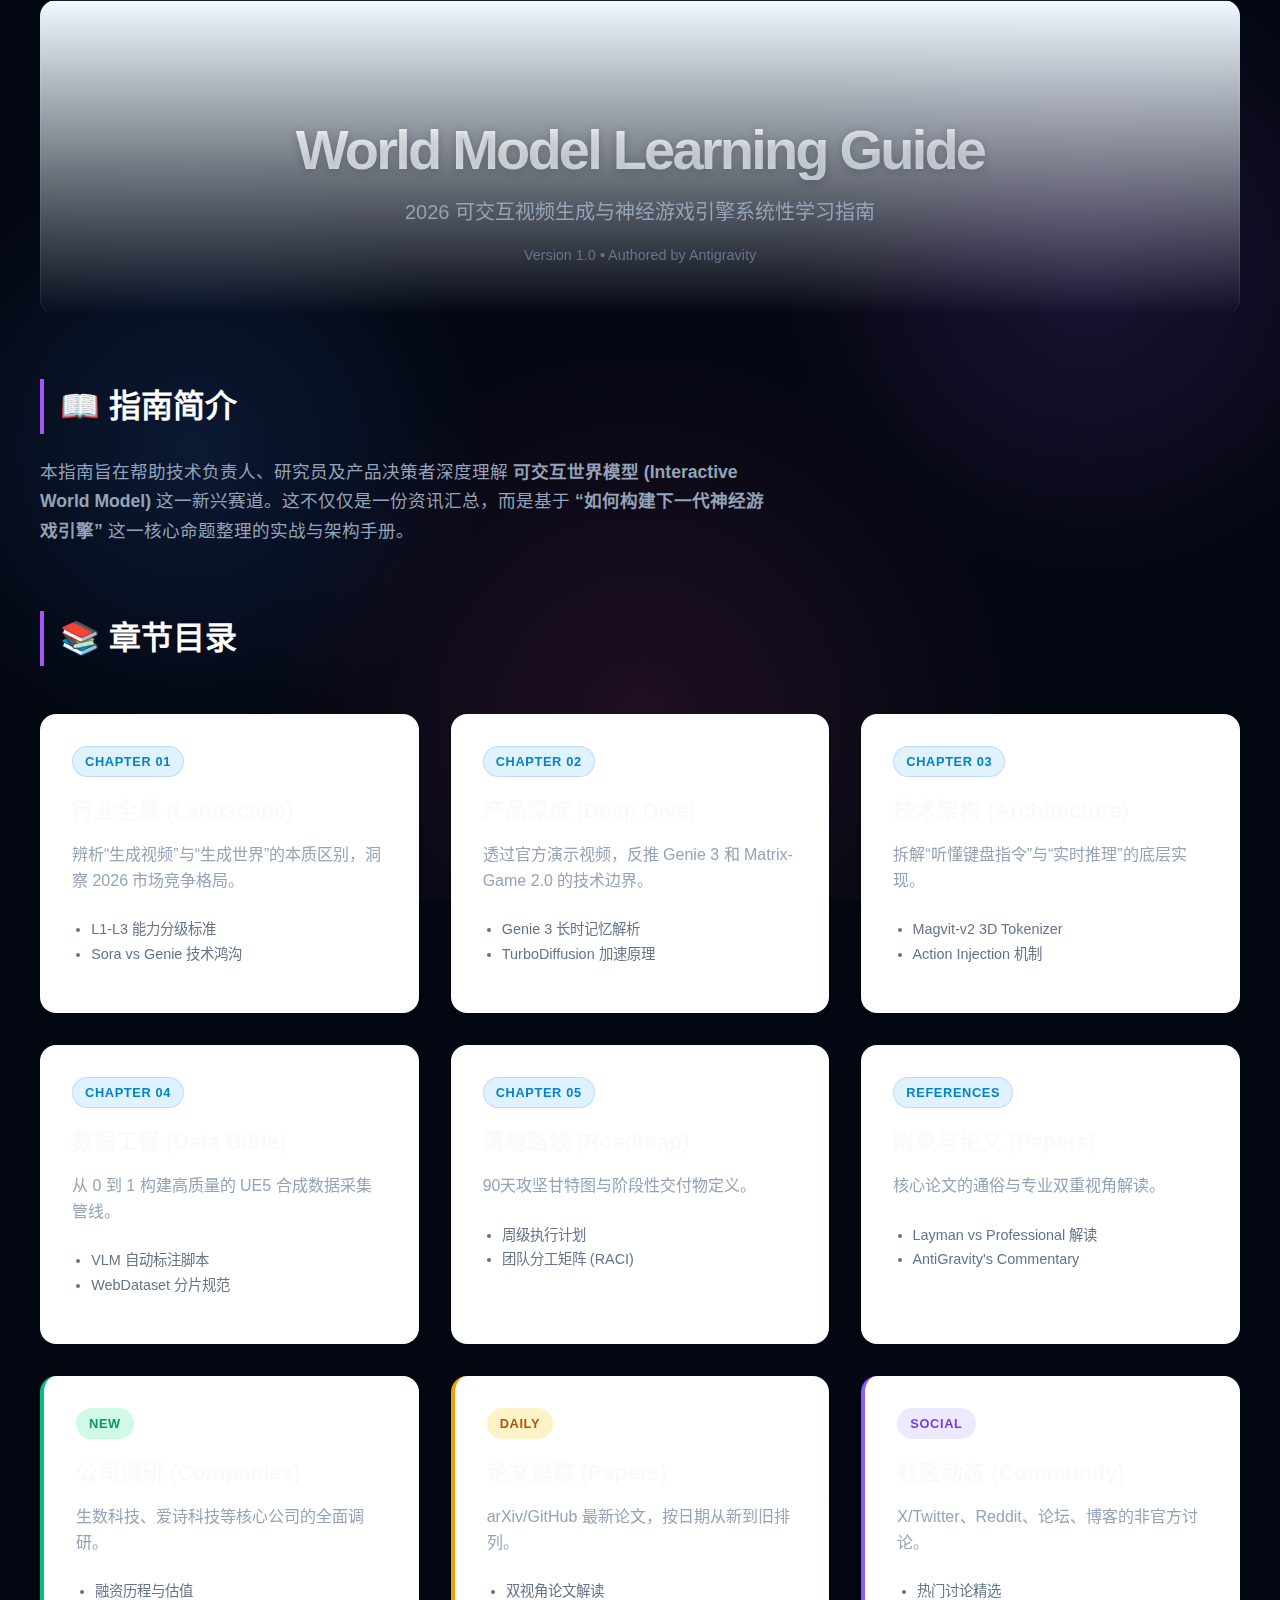
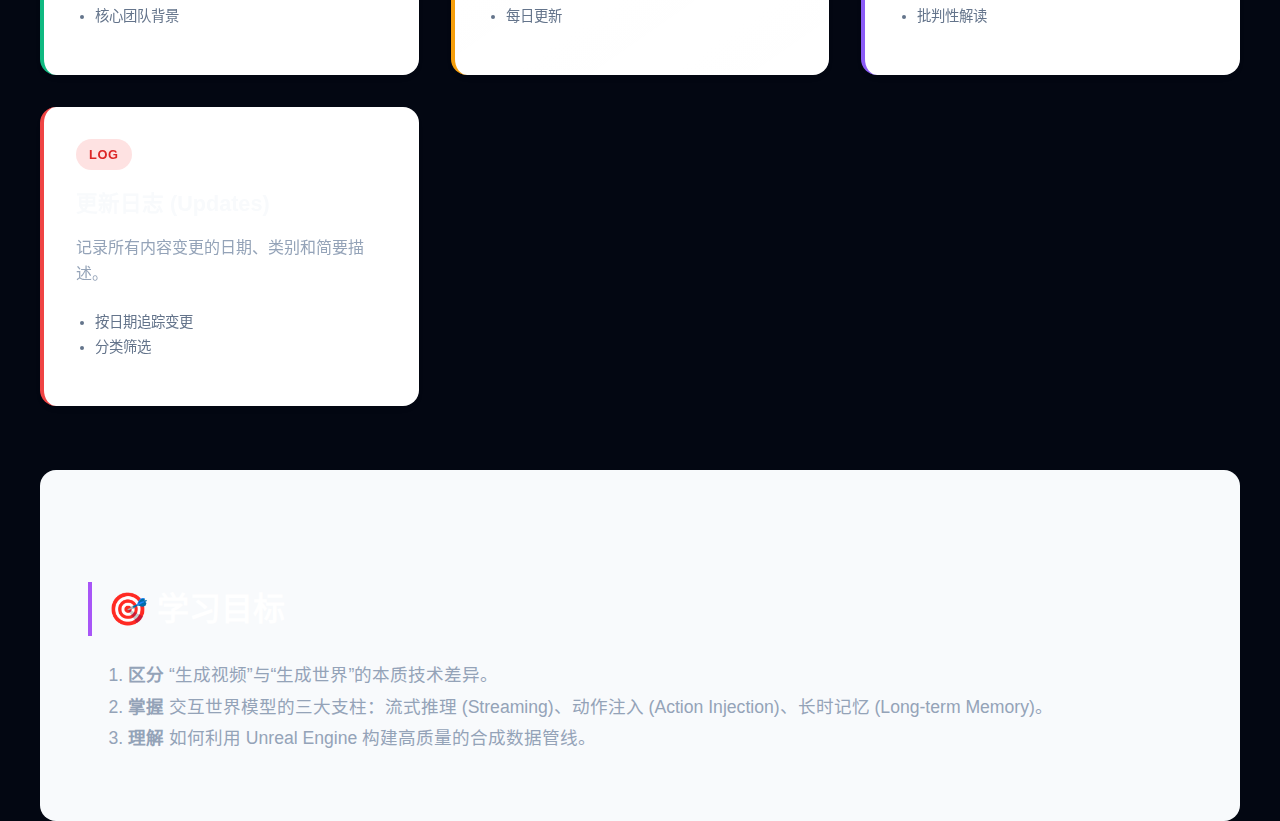
<file: world_model_interactive_guide/index.html>
<!DOCTYPE html>
<html lang="zh-CN">

<head>
    <meta charset="UTF-8">
    <meta name="viewport" content="width=device-width, initial-scale=1.0">
    <title>系统性学习指南 - World Model Guide</title>
    <link rel="stylesheet" href="css/style.css">
    <style>
        .hero {
            text-align: center;
            padding: 5rem 0 3rem;
            background: linear-gradient(180deg, #f0f9ff 0%, transparent 100%);
            border-radius: 1rem;
            margin-bottom: 3rem;
            border-bottom: 1px solid var(--border);
        }

        .hero h1 {
            font-size: 3.5rem;
            margin-bottom: 1rem;
            color: #0f172a;
            letter-spacing: -0.05em;
        }

        .hero p {
            font-size: 1.25rem;
            max-width: 600px;
            margin: 0 auto;
            color: var(--text-secondary);
            line-height: 1.6;
        }

        .module-grid {
            display: grid;
            grid-template-columns: repeat(auto-fit, minmax(300px, 1fr));
            gap: 2rem;
            margin: 3rem 0;
        }

        .module-card {
            background-color: #ffffff;
            border: 1px solid var(--border);
            padding: 2rem;
            border-radius: 1rem;
            transition: all 0.3s ease;
            text-decoration: none;
            display: block;
            box-shadow: 0 4px 6px -1px rgba(0, 0, 0, 0.05);
        }

        .module-card:hover {
            transform: translateY(-5px);
            border-color: var(--accent);
            box-shadow: 0 10px 15px -3px rgba(0, 0, 0, 0.1);
        }

        .module-title {
            font-size: 1.35rem;
            font-weight: 700;
            color: var(--text-primary);
            margin-bottom: 0.75rem;
        }

        .module-desc {
            font-size: 1rem;
            color: var(--text-secondary);
            margin-bottom: 1.5rem;
        }

        .tag {
            display: inline-block;
            padding: 0.25rem 0.75rem;
            border-radius: 9999px;
            font-size: 0.8rem;
            font-weight: 600;
            margin-bottom: 1rem;
            text-transform: uppercase;
            letter-spacing: 0.05em;
        }

        .tag-blue {
            background-color: #e0f2fe;
            color: #0284c7;
        }

        .goals-section {
            background-color: #f8fafc;
            padding: 3rem;
            border-radius: 1rem;
            margin-top: 4rem;
            border: 1px solid var(--border);
        }
    </style>
</head>

<body>
    <div class="main-content" style="margin: 0 auto; max-width: 1200px; padding: 0 2rem;">

        <header class="hero">
            <h1>World Model Learning Guide</h1>
            <p>2026 可交互视频生成与神经游戏引擎系统性学习指南</p>
            <p style="margin-top: 1rem; font-size: 0.9rem; color: #64748b;">Version 1.0 • Authored by Antigravity</p>
        </header>

        <section>
            <h2>📖 指南简介</h2>
            <p>本指南旨在帮助技术负责人、研究员及产品决策者深度理解 <strong>可交互世界模型 (Interactive World Model)</strong> 这一新兴赛道。这不仅仅是一份资讯汇总，而是基于
                <strong>“如何构建下一代神经游戏引擎”</strong> 这一核心命题整理的实战与架构手册。
            </p>
        </section>

        <section>
            <h2>📚 章节目录</h2>
            <div class="module-grid">
                <a href="01_industry.html" class="module-card">
                    <span class="tag tag-blue">Chapter 01</span>
                    <div class="module-title">行业全景 (Landscape)</div>
                    <div class="module-desc">辨析“生成视频”与“生成世界”的本质区别，洞察 2026 市场竞争格局。</div>
                    <ul style="padding-left: 1.2rem; color: #64748b; font-size: 0.9rem;">
                        <li>L1-L3 能力分级标准</li>
                        <li>Sora vs Genie 技术鸿沟</li>
                    </ul>
                </a>

                <a href="02_product.html" class="module-card">
                    <span class="tag tag-blue">Chapter 02</span>
                    <div class="module-title">产品深度 (Deep Dive)</div>
                    <div class="module-desc">透过官方演示视频，反推 Genie 3 和 Matrix-Game 2.0 的技术边界。</div>
                    <ul style="padding-left: 1.2rem; color: #64748b; font-size: 0.9rem;">
                        <li>Genie 3 长时记忆解析</li>
                        <li>TurboDiffusion 加速原理</li>
                    </ul>
                </a>

                <a href="03_architecture.html" class="module-card">
                    <span class="tag tag-blue">Chapter 03</span>
                    <div class="module-title">技术架构 (Architecture)</div>
                    <div class="module-desc">拆解“听懂键盘指令”与“实时推理”的底层实现。</div>
                    <ul style="padding-left: 1.2rem; color: #64748b; font-size: 0.9rem;">
                        <li>Magvit-v2 3D Tokenizer</li>
                        <li>Action Injection 机制</li>
                    </ul>
                </a>

                <a href="04_data.html" class="module-card">
                    <span class="tag tag-blue">Chapter 04</span>
                    <div class="module-title">数据工程 (Data Bible)</div>
                    <div class="module-desc">从 0 到 1 构建高质量的 UE5 合成数据采集管线。</div>
                    <ul style="padding-left: 1.2rem; color: #64748b; font-size: 0.9rem;">
                        <li>VLM 自动标注脚本</li>
                        <li>WebDataset 分片规范</li>
                    </ul>
                </a>

                <a href="05_roadmap.html" class="module-card">
                    <span class="tag tag-blue">Chapter 05</span>
                    <div class="module-title">落地路线 (Roadmap)</div>
                    <div class="module-desc">90天攻坚甘特图与阶段性交付物定义。</div>
                    <ul style="padding-left: 1.2rem; color: #64748b; font-size: 0.9rem;">
                        <li>周级执行计划</li>
                        <li>团队分工矩阵 (RACI)</li>
                    </ul>
                </a>

                <a href="references.html" class="module-card">
                    <span class="tag tag-blue">References</span>
                    <div class="module-title">附录与论文 (Papers)</div>
                    <div class="module-desc">核心论文的通俗与专业双重视角解读。</div>
                    <ul style="padding-left: 1.2rem; color: #64748b; font-size: 0.9rem;">
                        <li>Layman vs Professional 解读</li>
                        <li>AntiGravity's Commentary</li>
                    </ul>
                </a>

                <a href="06_companies.html" class="module-card" style="border-left: 4px solid #10b981;">
                    <span class="tag" style="background:#d1fae5; color:#059669;">NEW</span>
                    <div class="module-title">公司调研 (Companies)</div>
                    <div class="module-desc">生数科技、爱诗科技等核心公司的全面调研。</div>
                    <ul style="padding-left: 1.2rem; color: #64748b; font-size: 0.9rem;">
                        <li>融资历程与估值</li>
                        <li>核心团队背景</li>
                    </ul>
                </a>

                <a href="07_paper_tracker.html" class="module-card" style="border-left: 4px solid #f59e0b;">
                    <span class="tag" style="background:#fef3c7; color:#b45309;">DAILY</span>
                    <div class="module-title">论文追踪 (Papers)</div>
                    <div class="module-desc">arXiv/GitHub 最新论文，按日期从新到旧排列。</div>
                    <ul style="padding-left: 1.2rem; color: #64748b; font-size: 0.9rem;">
                        <li>双视角论文解读</li>
                        <li>每日更新</li>
                    </ul>
                </a>

                <a href="08_community.html" class="module-card" style="border-left: 4px solid #8b5cf6;">
                    <span class="tag" style="background:#ede9fe; color:#7c3aed;">SOCIAL</span>
                    <div class="module-title">社区动态 (Community)</div>
                    <div class="module-desc">X/Twitter、Reddit、论坛、博客的非官方讨论。</div>
                    <ul style="padding-left: 1.2rem; color: #64748b; font-size: 0.9rem;">
                        <li>热门讨论精选</li>
                        <li>批判性解读</li>
                    </ul>
                </a>

                <a href="09_update_log.html" class="module-card" style="border-left: 4px solid #ef4444;">
                    <span class="tag" style="background:#fee2e2; color:#dc2626;">LOG</span>
                    <div class="module-title">更新日志 (Updates)</div>
                    <div class="module-desc">记录所有内容变更的日期、类别和简要描述。</div>
                    <ul style="padding-left: 1.2rem; color: #64748b; font-size: 0.9rem;">
                        <li>按日期追踪变更</li>
                        <li>分类筛选</li>
                    </ul>
                </a>
            </div>
        </section>

        <section class="goals-section">
            <h2>🎯 学习目标</h2>
            <ol style="font-size: 1.1rem; color: var(--text-secondary); line-height: 1.8;">
                <li><strong>区分</strong> “生成视频”与“生成世界”的本质技术差异。</li>
                <li><strong>掌握</strong> 交互世界模型的三大支柱：流式推理 (Streaming)、动作注入 (Action Injection)、长时记忆 (Long-term Memory)。
                </li>
                <li><strong>理解</strong> 如何利用 Unreal Engine 构建高质量的合成数据管线。</li>
            </ol>
        </section>

    </div>
</body>

</html>
</file>
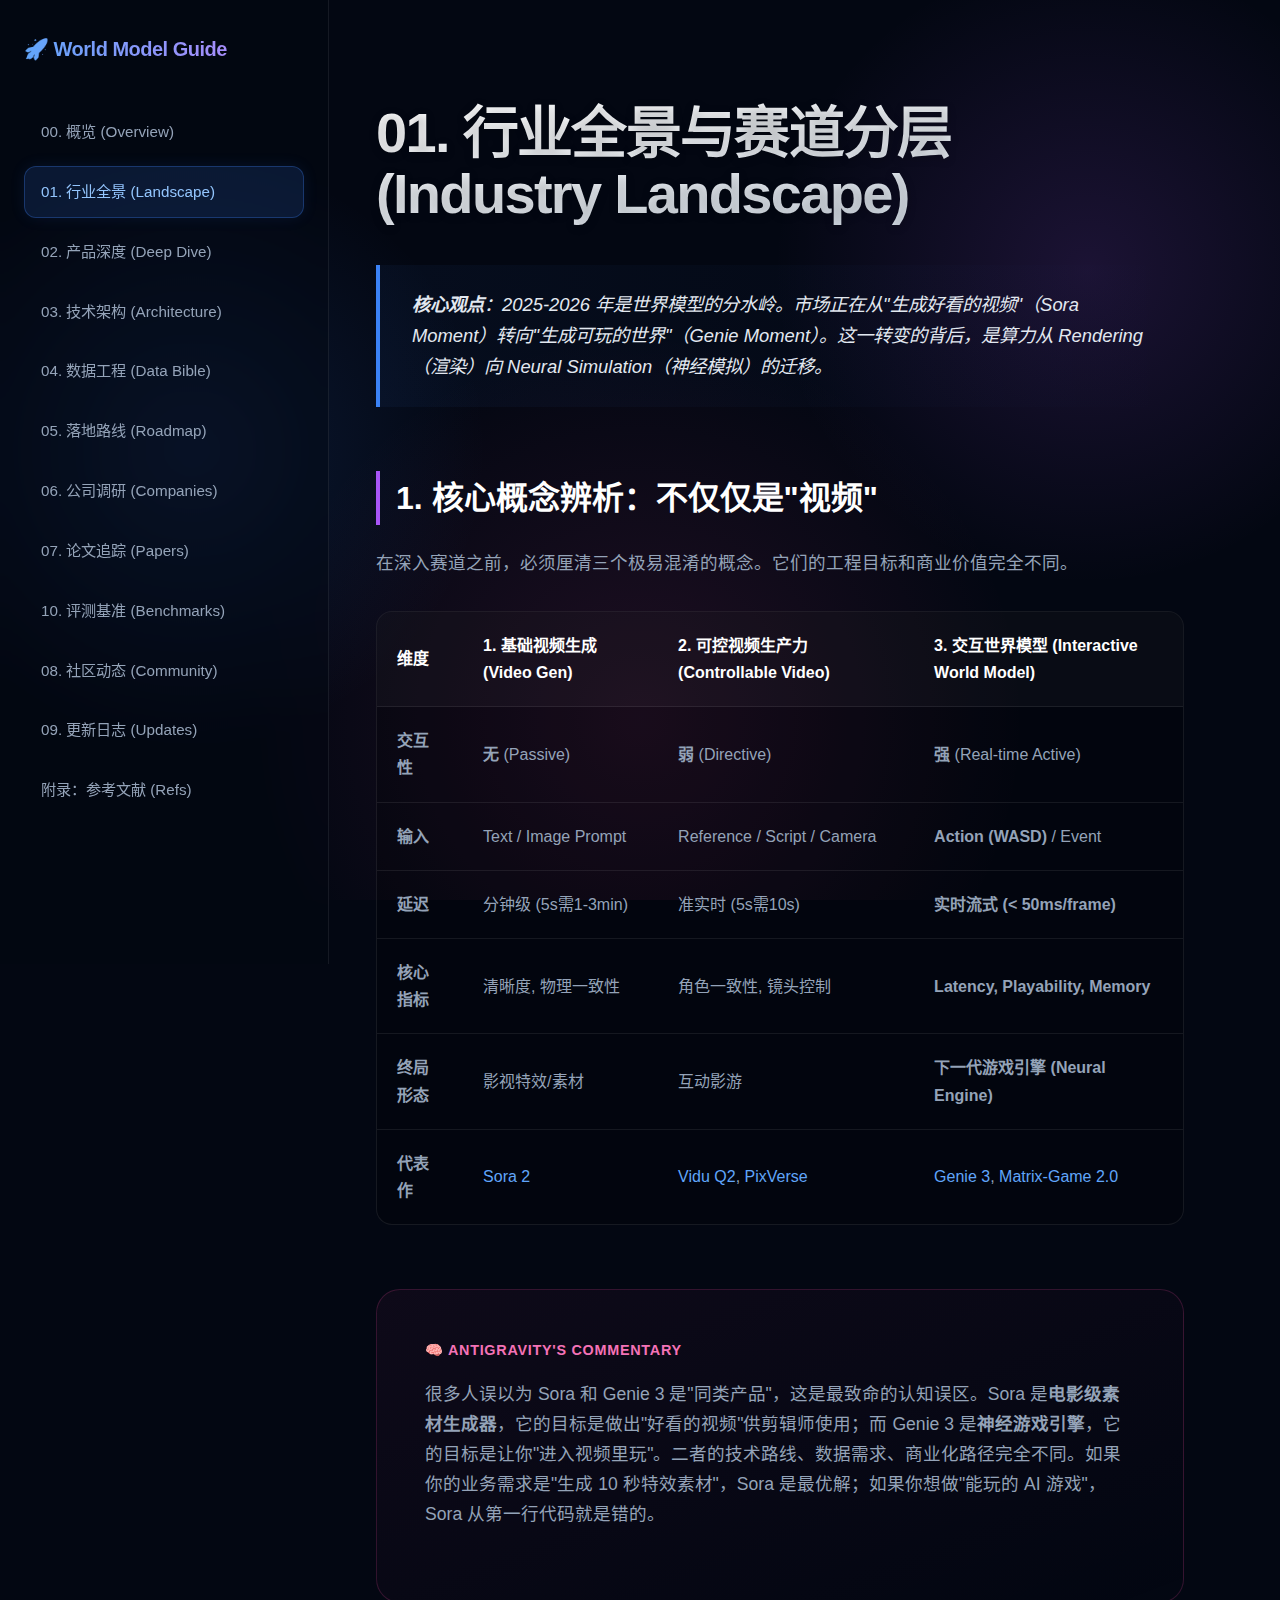
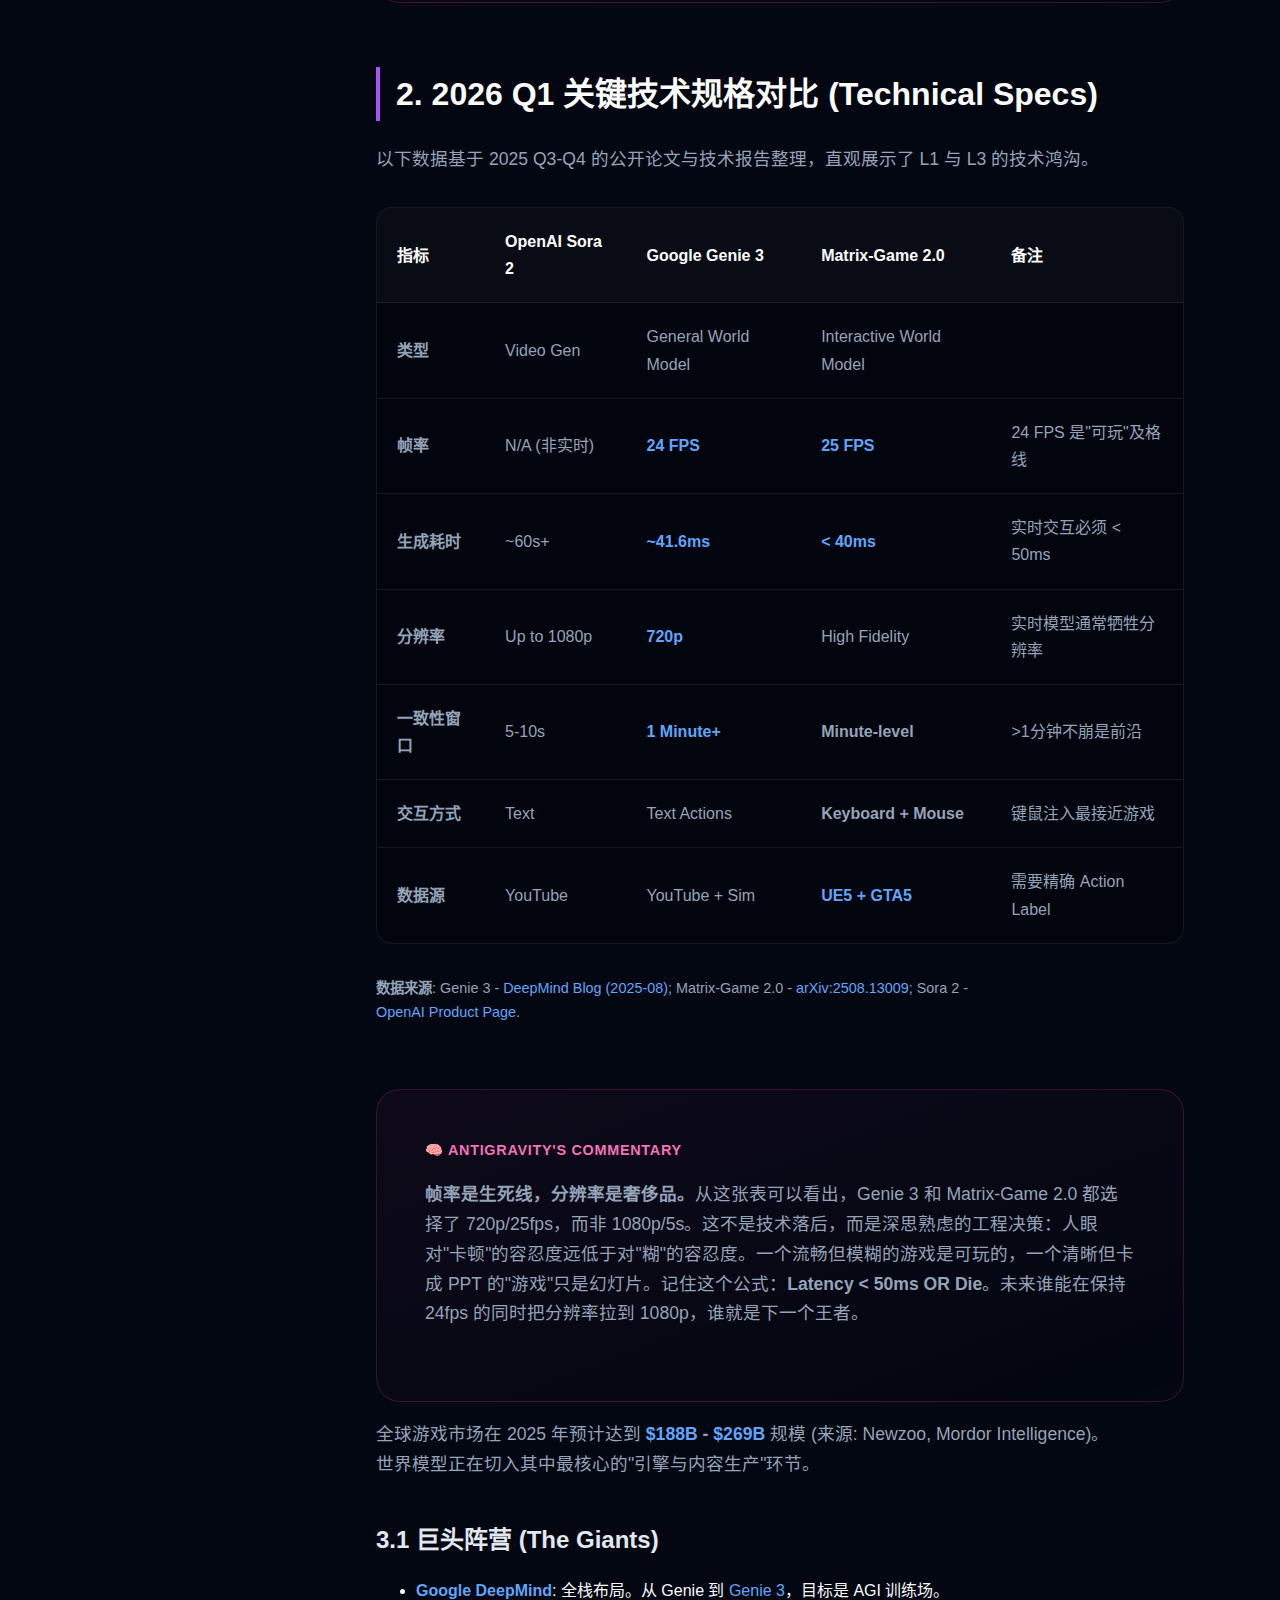
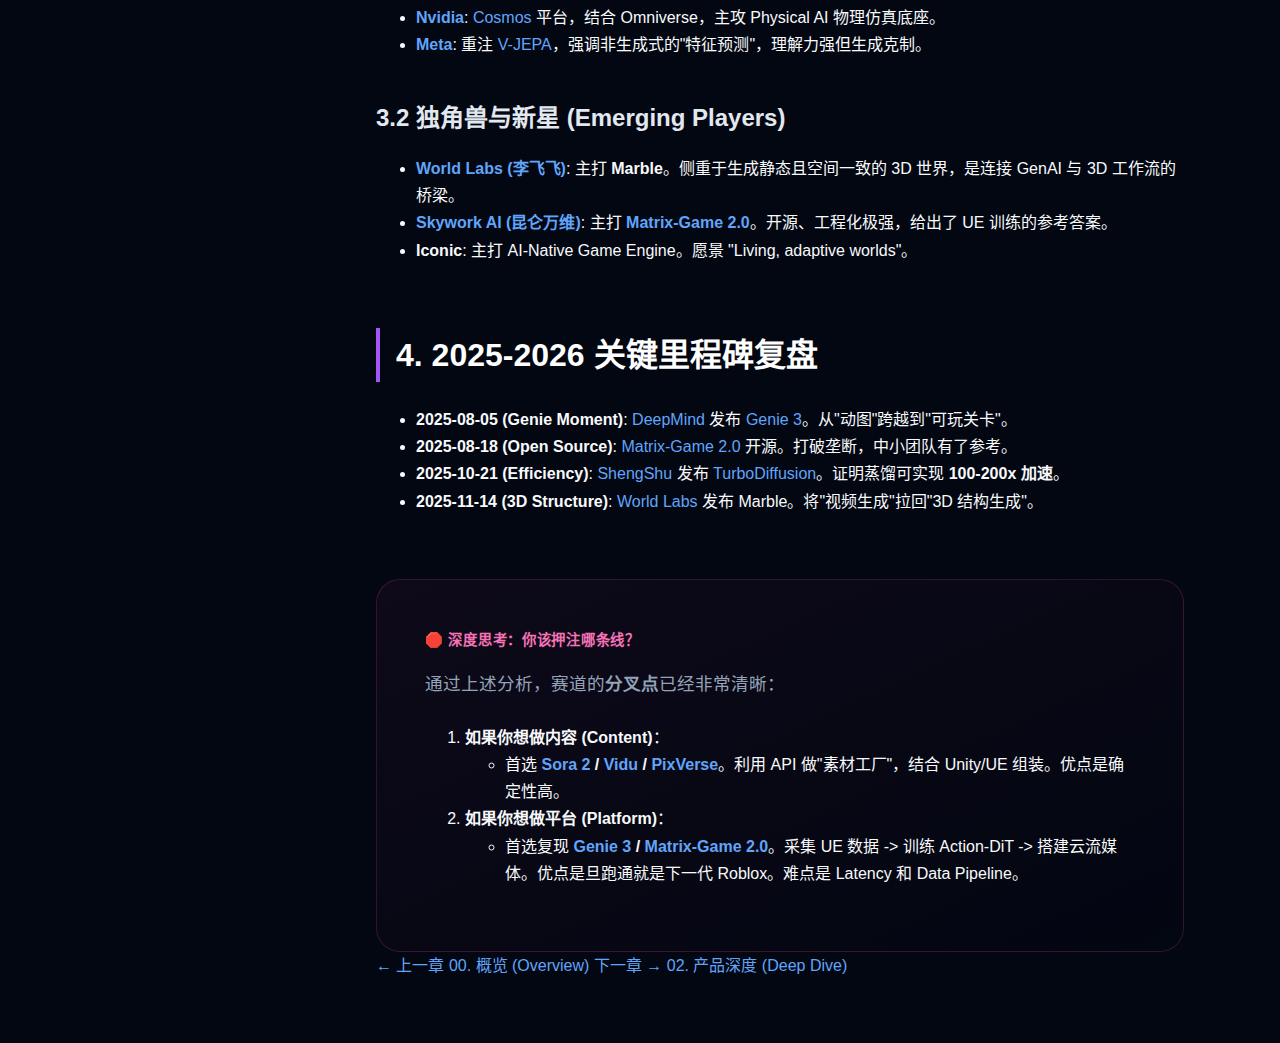
<file: world_model_interactive_guide/01_industry.html>
<!DOCTYPE html>
<html lang="zh-CN">

<head>
    <meta charset="UTF-8">
    <meta name="viewport" content="width=device-width, initial-scale=1.0">
    <title>01. 行业全景 - World Model Guide</title>
    <link rel="stylesheet" href="css/style.css">
</head>

<body>
    <div class="aurora-bg">
        <div class="aurora-blob aurora-blob-1"></div>
        <div class="aurora-blob aurora-blob-2"></div>
        <div class="aurora-blob aurora-blob-3"></div>
        <div class="aurora-blob aurora-blob-4"></div>
    </div>
    <nav class="sidebar">
        <a href="index.html" class="brand">🚀 World Model Guide</a>
        <ul class="nav-links">
            <li class="nav-item"><a href="index.html" class="nav-link">00. 概览 (Overview)</a></li>
            <li class="nav-item"><a href="01_industry.html" class="nav-link active">01. 行业全景 (Landscape)</a></li>
            <li class="nav-item"><a href="02_product.html" class="nav-link">02. 产品深度 (Deep Dive)</a></li>
            <li class="nav-item"><a href="03_architecture.html" class="nav-link">03. 技术架构 (Architecture)</a></li>
            <li class="nav-item"><a href="04_data.html" class="nav-link">04. 数据工程 (Data Bible)</a></li>
            <li class="nav-item"><a href="05_roadmap.html" class="nav-link">05. 落地路线 (Roadmap)</a></li>
            <li class="nav-item"><a href="06_companies.html" class="nav-link">06. 公司调研 (Companies)</a></li>
            <li class="nav-item"><a href="07_paper_tracker.html" class="nav-link">07. 论文追踪 (Papers)</a></li>
            <li class="nav-item"><a href="10_benchmarks.html" class="nav-link">10. 评测基准 (Benchmarks)</a></li>
            <li class="nav-item"><a href="08_community.html" class="nav-link">08. 社区动态 (Community)</a></li>
            <li class="nav-item"><a href="09_update_log.html" class="nav-link">09. 更新日志 (Updates)</a></li>
            <li class="nav-item"><a href="references.html" class="nav-link">附录：参考文献 (Refs)</a></li>
        </ul>
    </nav>

    <main class="main-content">
        <h1>01. 行业全景与赛道分层 (Industry Landscape)</h1>

        <blockquote>
            <strong>核心观点</strong>：2025-2026 年是世界模型的分水岭。市场正在从"生成好看的视频"（Sora Moment）转向"生成可玩的世界"（Genie Moment）。这一转变的背后，是算力从
            Rendering（渲染）向 Neural Simulation（神经模拟）的迁移。
        </blockquote>

        <section>
            <h2>1. 核心概念辨析：不仅仅是"视频"</h2>
            <p>在深入赛道之前，必须厘清三个极易混淆的概念。它们的工程目标和商业价值完全不同。</p>

            <table>
                <thead>
                    <tr>
                        <th>维度</th>
                        <th>1. 基础视频生成 (Video Gen)</th>
                        <th>2. 可控视频生产力 (Controllable Video)</th>
                        <th>3. 交互世界模型 (Interactive World Model)</th>
                    </tr>
                </thead>
                <tbody>
                    <tr>
                        <td><strong>交互性</strong></td>
                        <td><strong>无</strong> (Passive)</td>
                        <td><strong>弱</strong> (Directive)</td>
                        <td><strong>强</strong> (Real-time Active)</td>
                    </tr>
                    <tr>
                        <td><strong>输入</strong></td>
                        <td>Text / Image Prompt</td>
                        <td>Reference / Script / Camera</td>
                        <td><strong>Action (WASD)</strong> / Event</td>
                    </tr>
                    <tr>
                        <td><strong>延迟</strong></td>
                        <td>分钟级 (5s需1-3min)</td>
                        <td>准实时 (5s需10s)</td>
                        <td><strong>实时流式 (&lt; 50ms/frame)</strong></td>
                    </tr>
                    <tr>
                        <td><strong>核心指标</strong></td>
                        <td>清晰度, 物理一致性</td>
                        <td>角色一致性, 镜头控制</td>
                        <td><strong>Latency, Playability, Memory</strong></td>
                    </tr>
                    <tr>
                        <td><strong>终局形态</strong></td>
                        <td>影视特效/素材</td>
                        <td>互动影游</td>
                        <td><strong>下一代游戏引擎 (Neural Engine)</strong></td>
                    </tr>
                    <tr>
                        <td><strong>代表作</strong></td>
                        <td><a href="https://openai.com/sora" target="_blank">Sora 2</a></td>
                        <td><a href="https://www.vidu.studio/" target="_blank">Vidu Q2</a>, <a
                                href="https://pixverse.ai/" target="_blank">PixVerse</a></td>
                        <td><a href="https://deepmind.google/discover/blog/genie-3-a-new-frontier-for-world-models/"
                                target="_blank">Genie 3</a>, <a href="https://arxiv.org/abs/2508.13009"
                                target="_blank">Matrix-Game 2.0</a></td>
                    </tr>
                </tbody>
            </table>
        </section>

        <div class="commentary">
            <div class="commentary-title">🧠 ANTIGRAVITY'S COMMENTARY</div>
            <p>很多人误以为 Sora 和 Genie 3 是"同类产品"，这是最致命的认知误区。Sora 是<strong>电影级素材生成器</strong>，它的目标是做出"好看的视频"供剪辑师使用；而 Genie 3
                是<strong>神经游戏引擎</strong>，它的目标是让你"进入视频里玩"。二者的技术路线、数据需求、商业化路径完全不同。如果你的业务需求是"生成 10 秒特效素材"，Sora
                是最优解；如果你想做"能玩的 AI 游戏"，Sora 从第一行代码就是错的。</p>
        </div>

        <section>
            <h2>2. 2026 Q1 关键技术规格对比 (Technical Specs)</h2>
            <p>以下数据基于 2025 Q3-Q4 的公开论文与技术报告整理，直观展示了 L1 与 L3 的技术鸿沟。</p>

            <table>
                <thead>
                    <tr>
                        <th>指标</th>
                        <th>OpenAI Sora 2</th>
                        <th>Google Genie 3</th>
                        <th>Matrix-Game 2.0</th>
                        <th>备注</th>
                    </tr>
                </thead>
                <tbody>
                    <tr>
                        <td><strong>类型</strong></td>
                        <td>Video Gen</td>
                        <td>General World Model</td>
                        <td>Interactive World Model</td>
                        <td></td>
                    </tr>
                    <tr>
                        <td><strong>帧率</strong></td>
                        <td>N/A (非实时)</td>
                        <td><strong><a
                                    href="https://deepmind.google/discover/blog/genie-3-a-new-frontier-for-world-models/"
                                    target="_blank">24 FPS</a></strong></td>
                        <td><strong><a href="https://arxiv.org/abs/2508.13009" target="_blank">25 FPS</a></strong></td>
                        <td>24 FPS 是"可玩"及格线</td>
                    </tr>
                    <tr>
                        <td><strong>生成耗时</strong></td>
                        <td>~60s+</td>
                        <td><strong><a
                                    href="https://deepmind.google/discover/blog/genie-3-a-new-frontier-for-world-models/"
                                    target="_blank">~41.6ms</a></strong></td>
                        <td><strong><a href="https://arxiv.org/abs/2508.13009" target="_blank">&lt; 40ms</a></strong>
                        </td>
                        <td>实时交互必须 &lt; 50ms</td>
                    </tr>
                    <tr>
                        <td><strong>分辨率</strong></td>
                        <td>Up to 1080p</td>
                        <td><strong><a
                                    href="https://deepmind.google/discover/blog/genie-3-a-new-frontier-for-world-models/"
                                    target="_blank">720p</a></strong></td>
                        <td>High Fidelity</td>
                        <td>实时模型通常牺牲分辨率</td>
                    </tr>
                    <tr>
                        <td><strong>一致性窗口</strong></td>
                        <td>5-10s</td>
                        <td><strong><a
                                    href="https://deepmind.google/discover/blog/genie-3-a-new-frontier-for-world-models/"
                                    target="_blank">1 Minute+</a></strong></td>
                        <td><strong>Minute-level</strong></td>
                        <td>>1分钟不崩是前沿</td>
                    </tr>
                    <tr>
                        <td><strong>交互方式</strong></td>
                        <td>Text</td>
                        <td>Text Actions</td>
                        <td><strong>Keyboard + Mouse</strong></td>
                        <td>键鼠注入最接近游戏</td>
                    </tr>
                    <tr>
                        <td><strong>数据源</strong></td>
                        <td>YouTube</td>
                        <td>YouTube + Sim</td>
                        <td><strong><a href="https://arxiv.org/abs/2508.13009" target="_blank">UE5 + GTA5</a></strong>
                        </td>
                        <td>需要精确 Action Label</td>
                    </tr>
                </tbody>
            </table>
            <p style="font-size: 0.9rem; color: var(--text-secondary);">
                <strong>数据来源</strong>:
                Genie 3 - <a href="https://deepmind.google/discover/blog/genie-3-a-new-frontier-for-world-models/"
                    target="_blank">DeepMind Blog (2025-08)</a>;
                Matrix-Game 2.0 - <a href="https://arxiv.org/abs/2508.13009" target="_blank">arXiv:2508.13009</a>;
                Sora 2 - <a href="https://openai.com/sora" target="_blank">OpenAI Product Page</a>.
            </p>
        </section>

        <div class="commentary">
            <div class="commentary-title">🧠 ANTIGRAVITY'S COMMENTARY</div>
            <p><strong>帧率是生死线，分辨率是奢侈品。</strong>从这张表可以看出，Genie 3 和 Matrix-Game 2.0 都选择了 720p/25fps，而非
                1080p/5s。这不是技术落后，而是深思熟虑的工程决策：人眼对"卡顿"的容忍度远低于对"糊"的容忍度。一个流畅但模糊的游戏是可玩的，一个清晰但卡成 PPT
                的"游戏"只是幻灯片。记住这个公式：<strong>Latency &lt; 50ms OR Die</strong>。未来谁能在保持 24fps 的同时把分辨率拉到 1080p，谁就是下一个王者。</p>
        </div>

        <p>全球游戏市场在 2025 年预计达到 <strong><a
                    href="https://newzoo.com/resources/blog/games-market-estimates-and-forecasts-2024"
                    target="_blank">$188B</a> - <a
                    href="https://www.mordorintelligence.com/industry-reports/global-gaming-market"
                    target="_blank">$269B</a></strong> 规模 (来源: Newzoo, Mordor
            Intelligence)。世界模型正在切入其中最核心的"引擎与内容生产"环节。</p>

        <h3>3.1 巨头阵营 (The Giants)</h3>
        <ul>
            <li><strong><a href="https://deepmind.google/" target="_blank">Google DeepMind</a></strong>: 全栈布局。从
                Genie 到 <a href="https://deepmind.google/discover/blog/genie-3-a-new-frontier-for-world-models/"
                    target="_blank">Genie 3</a>，目标是 AGI 训练场。</li>
            <li><strong><a href="https://www.nvidia.com/en-us/ai/" target="_blank">Nvidia</a></strong>: <a
                    href="https://developer.nvidia.com/cosmos" target="_blank">Cosmos</a> 平台，结合 Omniverse，主攻
                Physical AI 物理仿真底座。</li>
            <li><strong><a href="https://ai.meta.com/" target="_blank">Meta</a></strong>: 重注 <a
                    href="https://ai.meta.com/blog/v-jepa-yann-lecun-ai-model-video-joint-embedding-predictive-architecture/"
                    target="_blank">V-JEPA</a>，强调非生成式的"特征预测"，理解力强但生成克制。</li>
        </ul>

        <h3>3.2 独角兽与新星 (Emerging Players)</h3>
        <ul>
            <li><strong><a href="https://www.world-labs.co/" target="_blank">World Labs (李飞飞)</a></strong>: 主打
                <strong>Marble</strong>。侧重于生成静态且空间一致的 3D 世界，是连接 GenAI 与 3D 工作流的桥梁。
            </li>
            <li><strong><a href="https://www.kunlun.com/" target="_blank">Skywork AI (昆仑万维)</a></strong>: 主打
                <strong><a href="https://arxiv.org/abs/2508.13009" target="_blank">Matrix-Game
                        2.0</a></strong>。开源、工程化极强，给出了 UE 训练的参考答案。
            </li>
            <li><strong>Iconic</strong>: 主打 AI-Native Game Engine。愿景 "Living, adaptive worlds"。</li>
        </ul>
        </section>

        <section>
            <h2>4. 2025-2026 关键里程碑复盘</h2>
            <ul>
                <li><strong>2025-08-05 (Genie Moment)</strong>: <a href="https://deepmind.google/"
                        target="_blank">DeepMind</a> 发布 <a
                        href="https://deepmind.google/discover/blog/genie-3-a-new-frontier-for-world-models/"
                        target="_blank">Genie 3</a>。从"动图"跨越到"可玩关卡"。</li>
                <li><strong>2025-08-18 (Open Source)</strong>: <a href="https://arxiv.org/abs/2508.13009"
                        target="_blank">Matrix-Game 2.0</a> 开源。打破垄断，中小团队有了参考。</li>
                <li><strong>2025-10-21 (Efficiency)</strong>: <a href="https://www.shengshu.com/"
                        target="_blank">ShengShu</a> 发布 <a href="https://arxiv.org/abs/2512.16093"
                        target="_blank">TurboDiffusion</a>。证明蒸馏可实现 <strong>100-200x 加速</strong>。</li>
                <li><strong>2025-11-14 (3D Structure)</strong>: <a href="https://www.world-labs.co/"
                        target="_blank">World Labs</a> 发布 Marble。将"视频生成"拉回"3D 结构生成"。</li>
            </ul>
        </section>

        <div class="commentary">
            <div class="commentary-title">🛑 深度思考：你该押注哪条线？</div>
            <p>通过上述分析，赛道的<strong>分叉点</strong>已经非常清晰：</p>
            <ol>
                <li><strong>如果你想做内容 (Content)</strong>：
                    <ul>
                        <li>首选 <strong><a href="https://openai.com/sora" target="_blank">Sora 2</a> / <a
                                    href="https://www.vidu.studio/" target="_blank">Vidu</a> / <a
                                    href="https://pixverse.ai/" target="_blank">PixVerse</a></strong>。利用 API 做"素材工厂"，结合
                            Unity/UE 组装。优点是确定性高。</li>
                    </ul>
                </li>
                <li><strong>如果你想做平台 (Platform)</strong>：
                    <ul>
                        <li>首选复现 <strong><a
                                    href="https://deepmind.google/discover/blog/genie-3-a-new-frontier-for-world-models/"
                                    target="_blank">Genie 3</a> / <a href="https://arxiv.org/abs/2508.13009"
                                    target="_blank">Matrix-Game 2.0</a></strong>。采集 UE 数据 -> 训练 Action-DiT ->
                            搭建云流媒体。优点是旦跑通就是下一代 Roblox。难点是 Latency 和 Data Pipeline。</li>
                    </ul>
                </li>
            </ol>
        </div>

        <nav class="chapter-nav">
            <a href="index.html" class="chapter-nav-link prev">
                <span class="chapter-nav-label">← 上一章</span>
                <span class="chapter-nav-title">00. 概览 (Overview)</span>
            </a>
            <a href="02_product.html" class="chapter-nav-link next">
                <span class="chapter-nav-label">下一章 →</span>
                <span class="chapter-nav-title">02. 产品深度 (Deep Dive)</span>
            </a>
        </nav>
    </main>
</body>

</html>
</file>
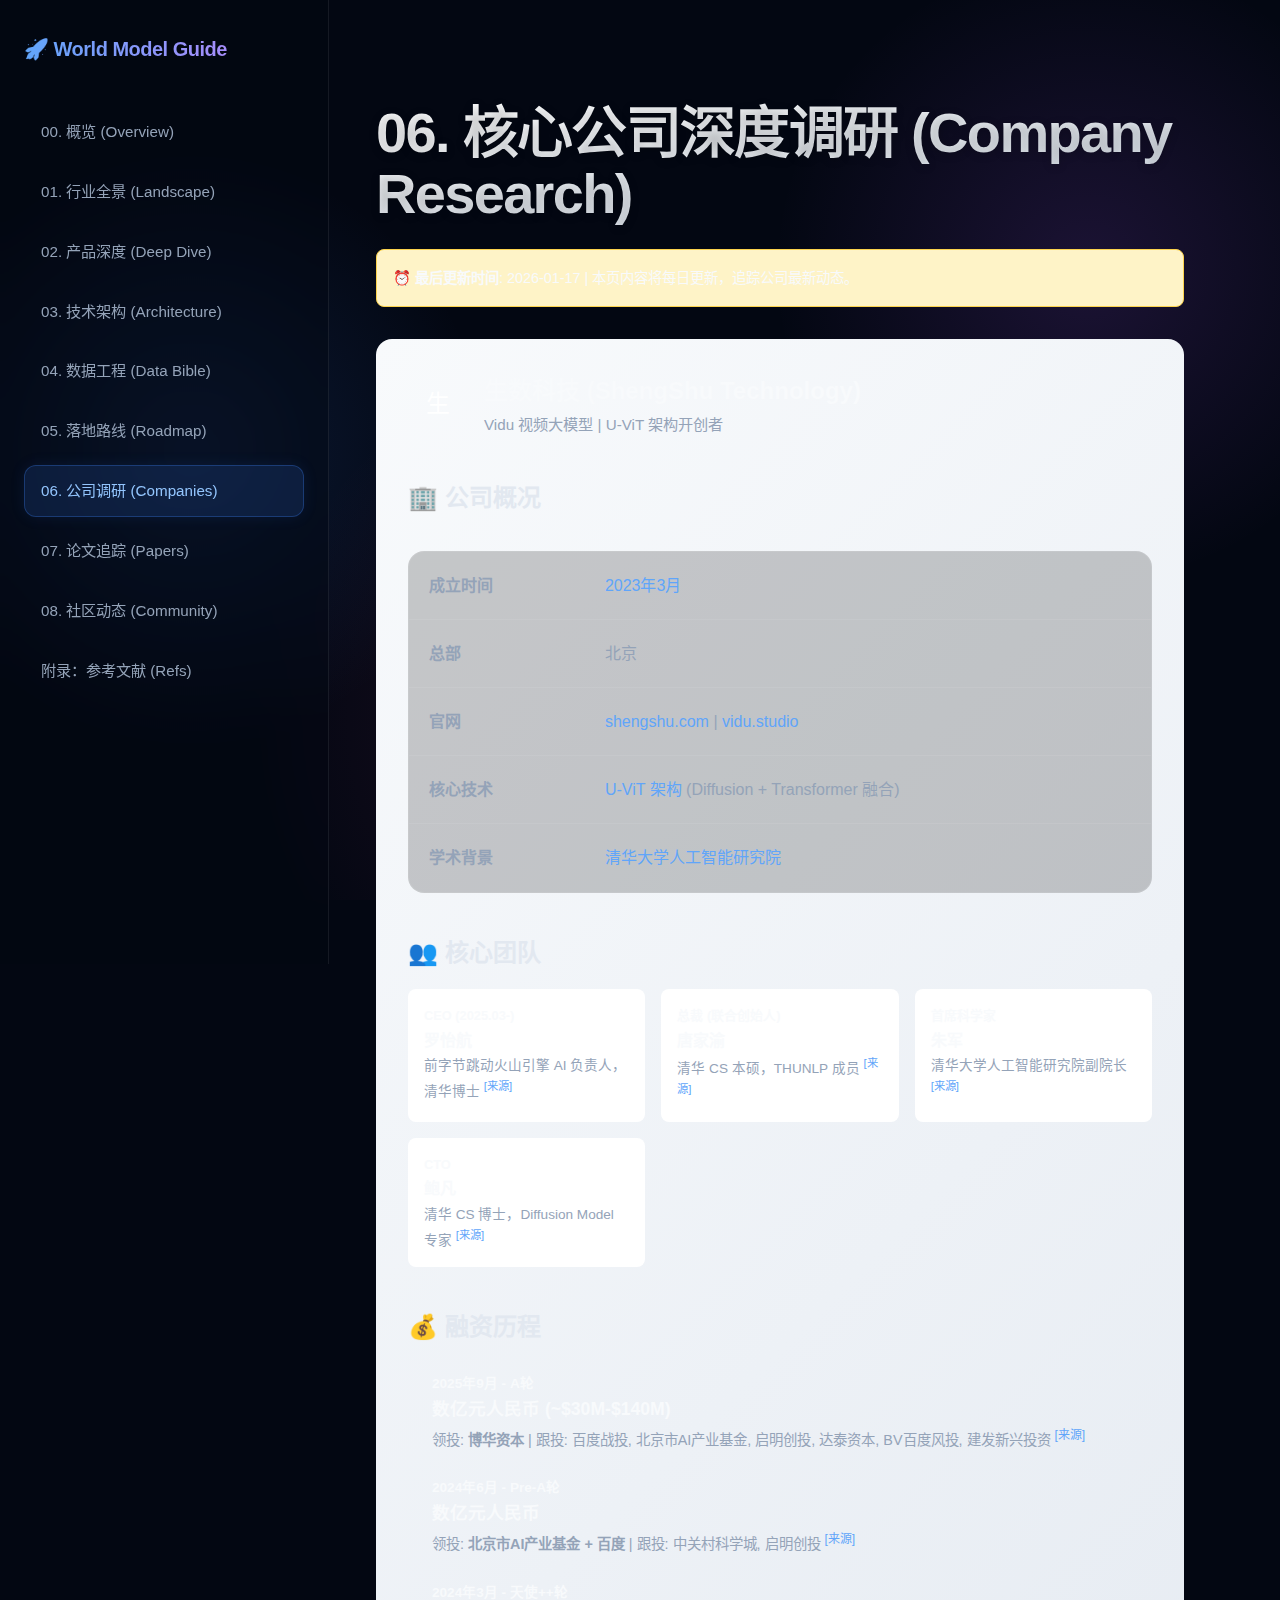
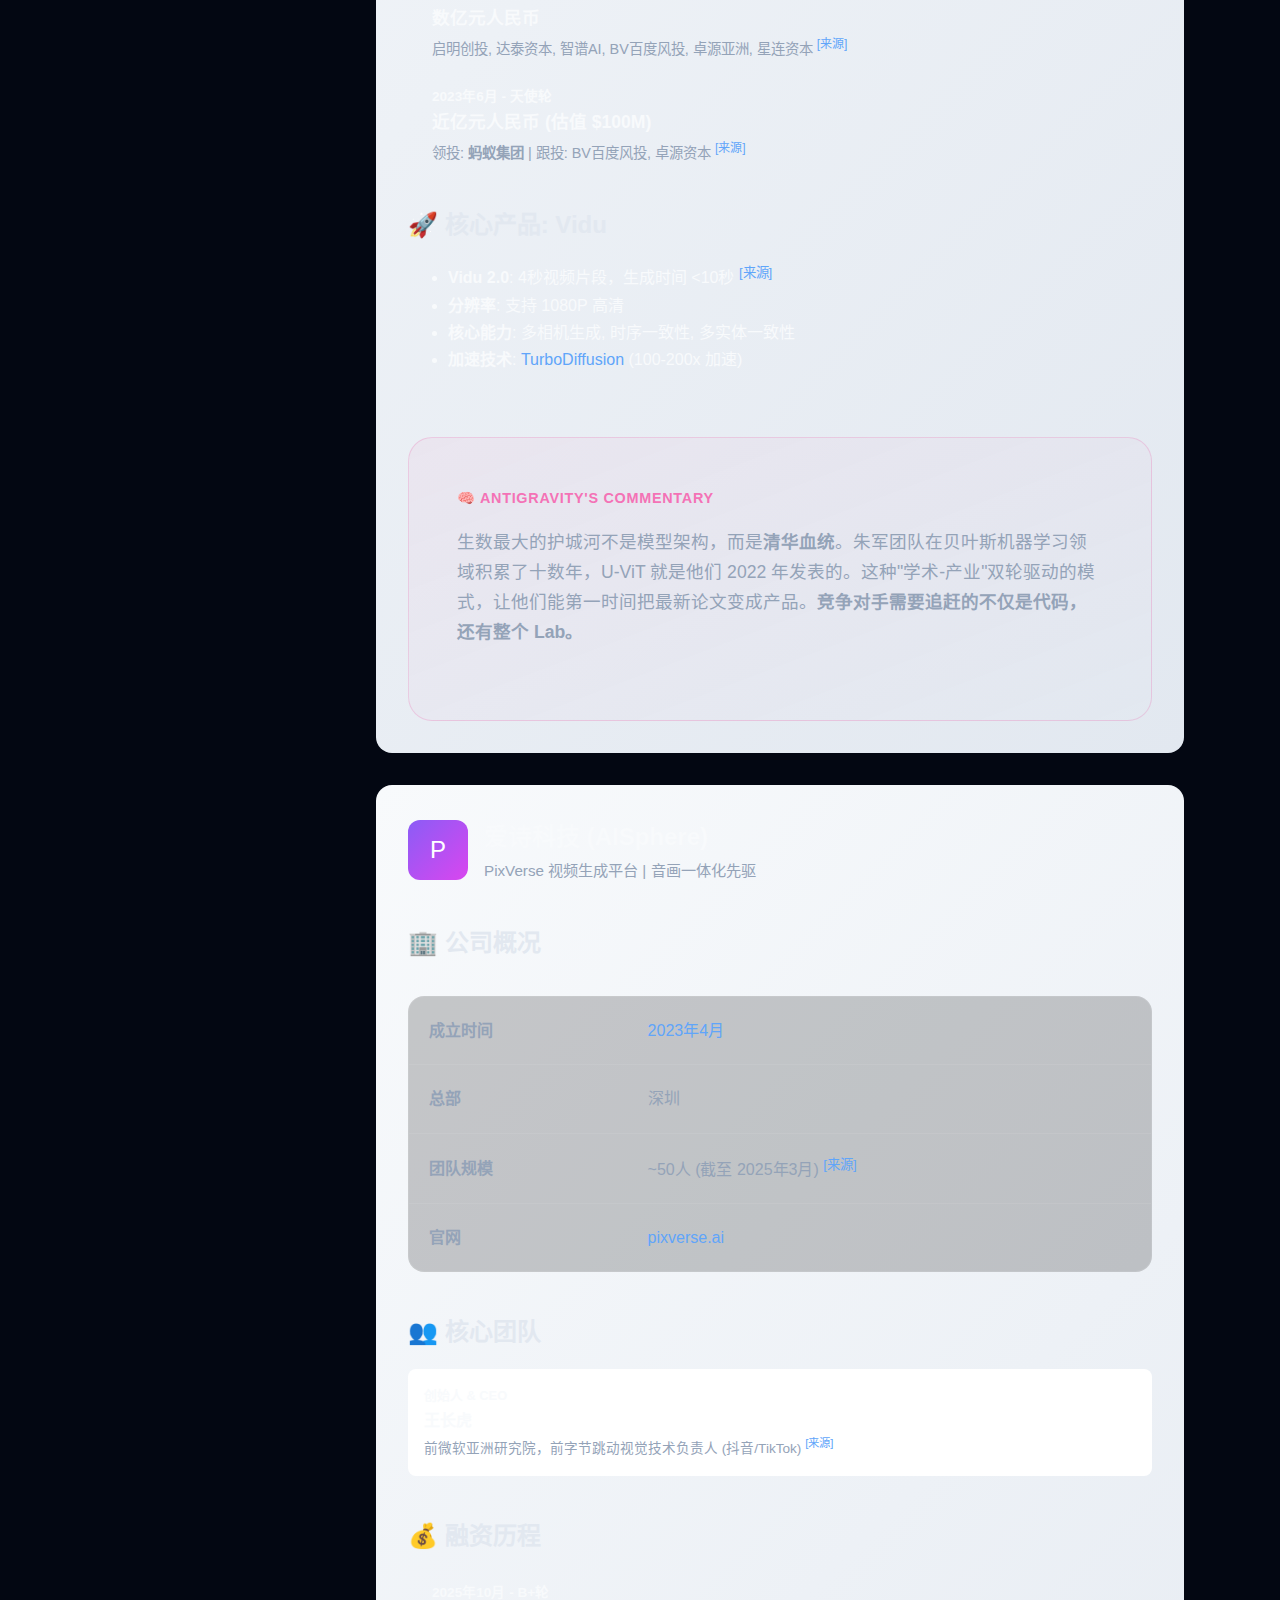
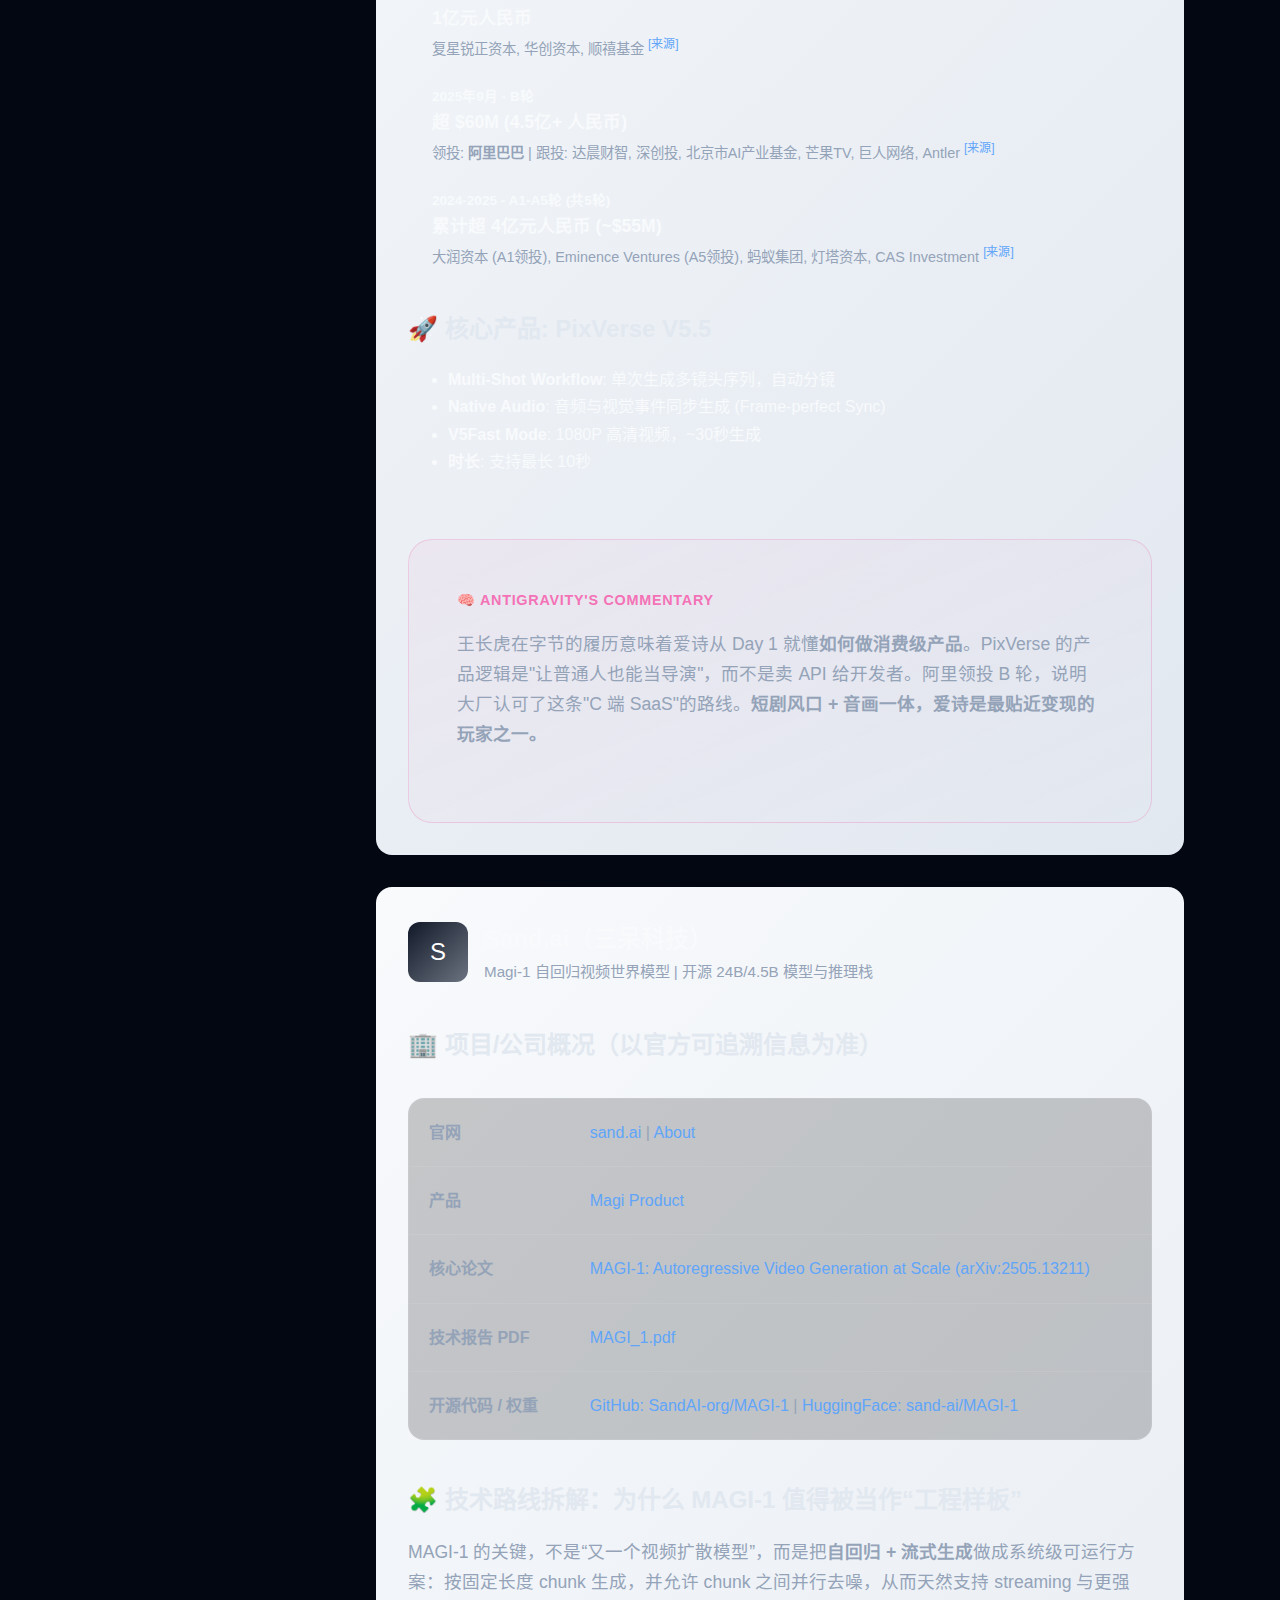
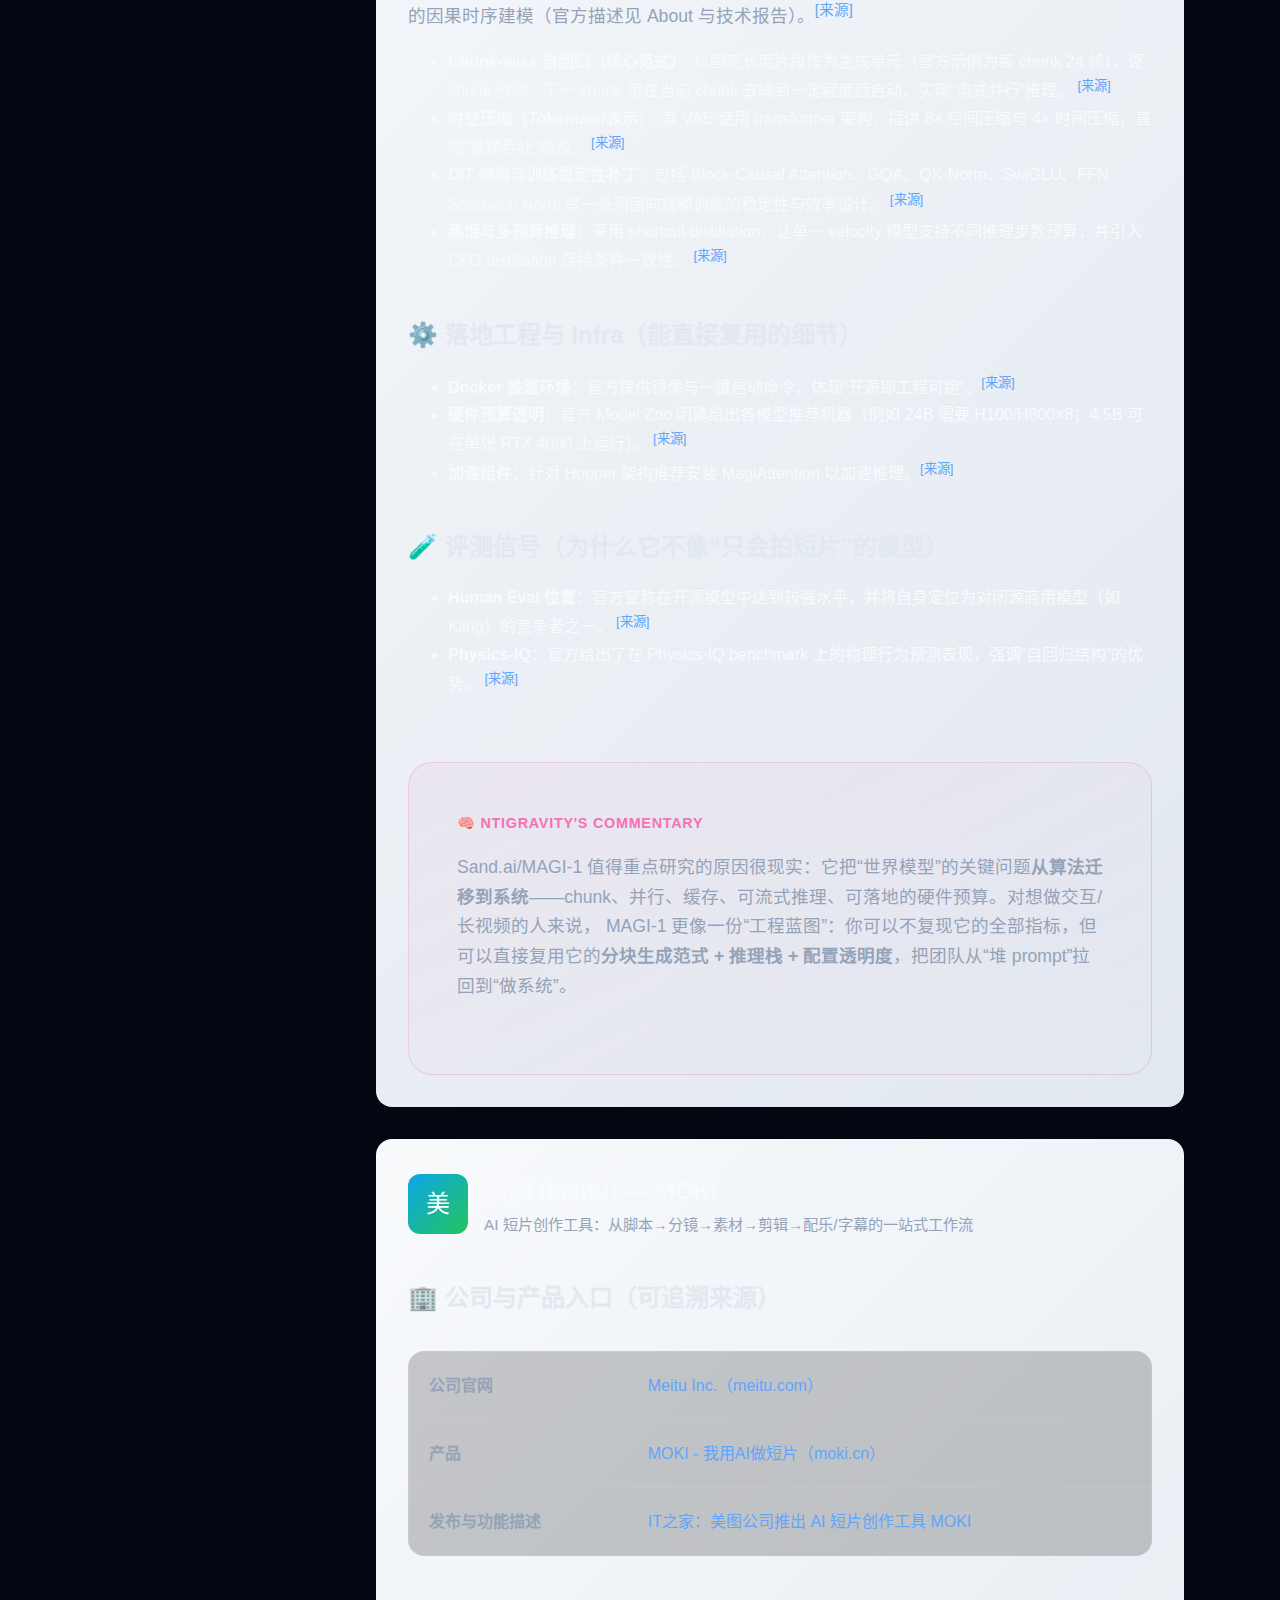
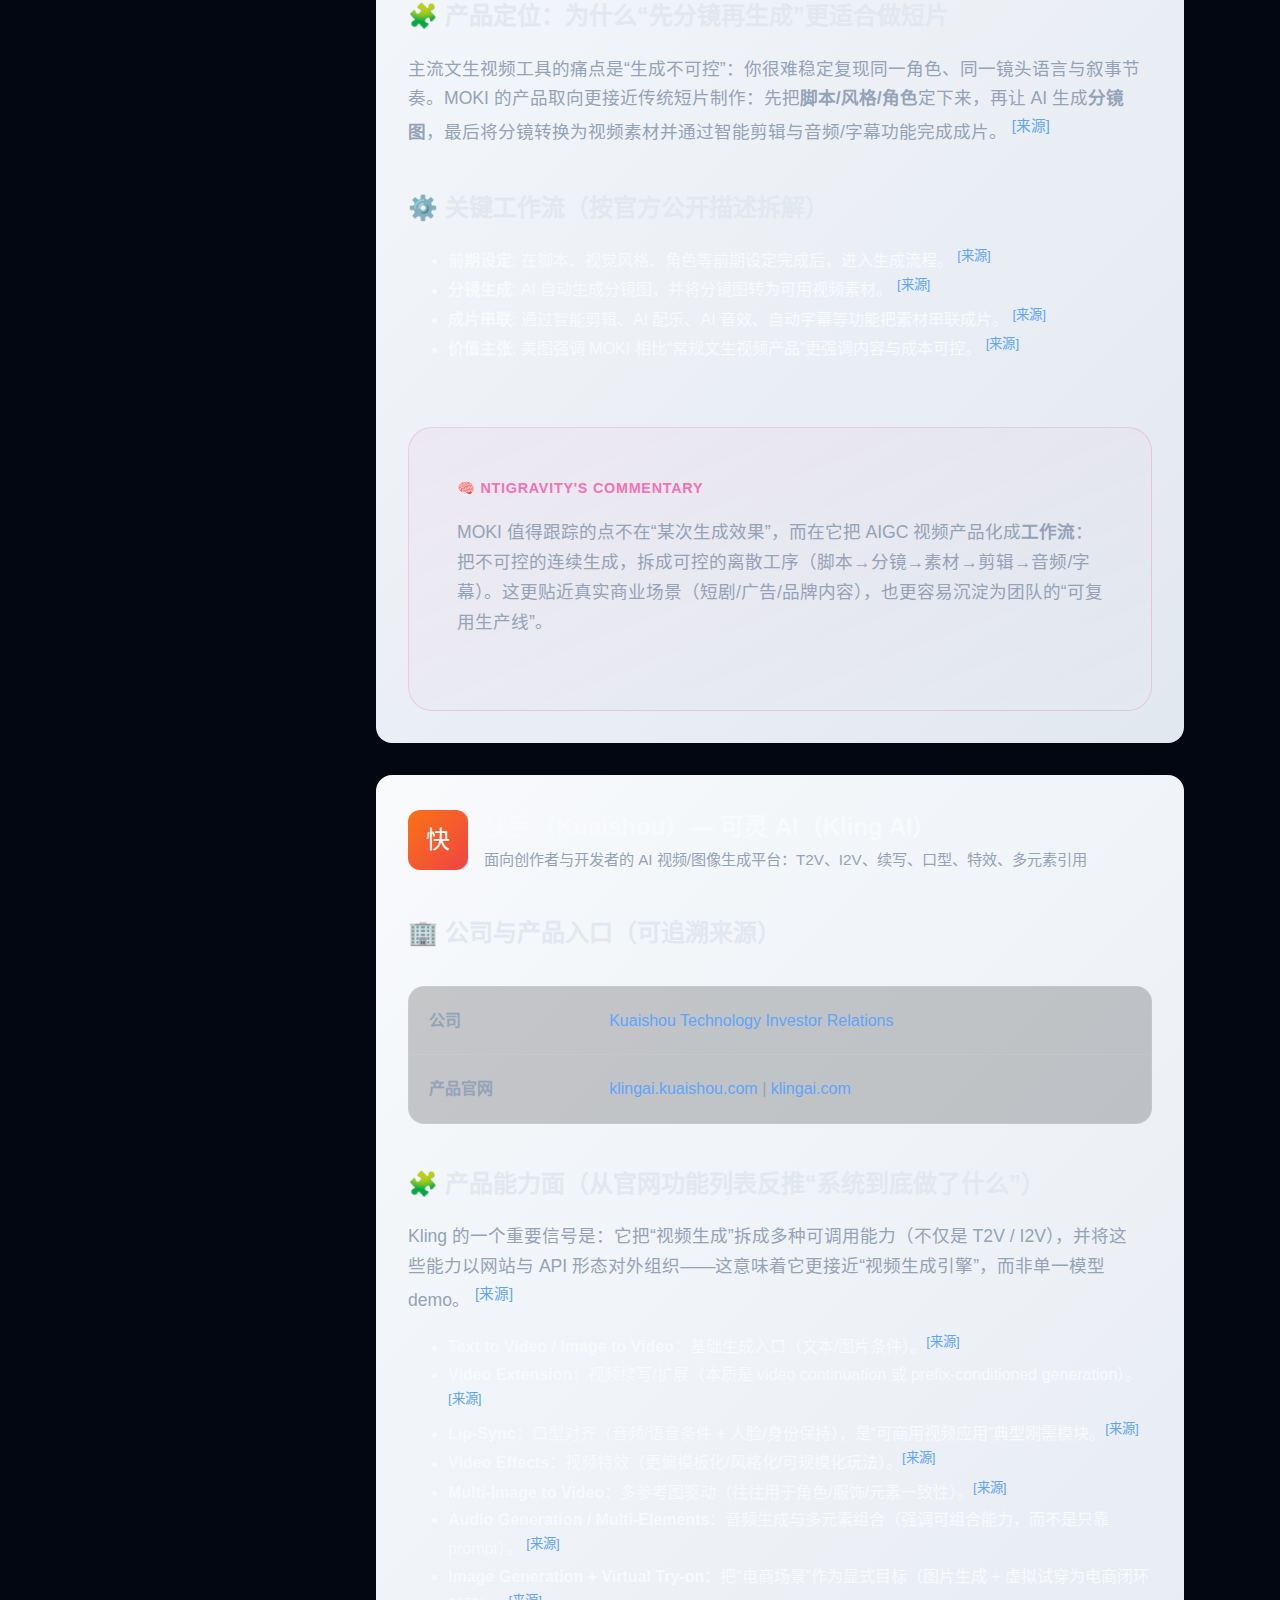
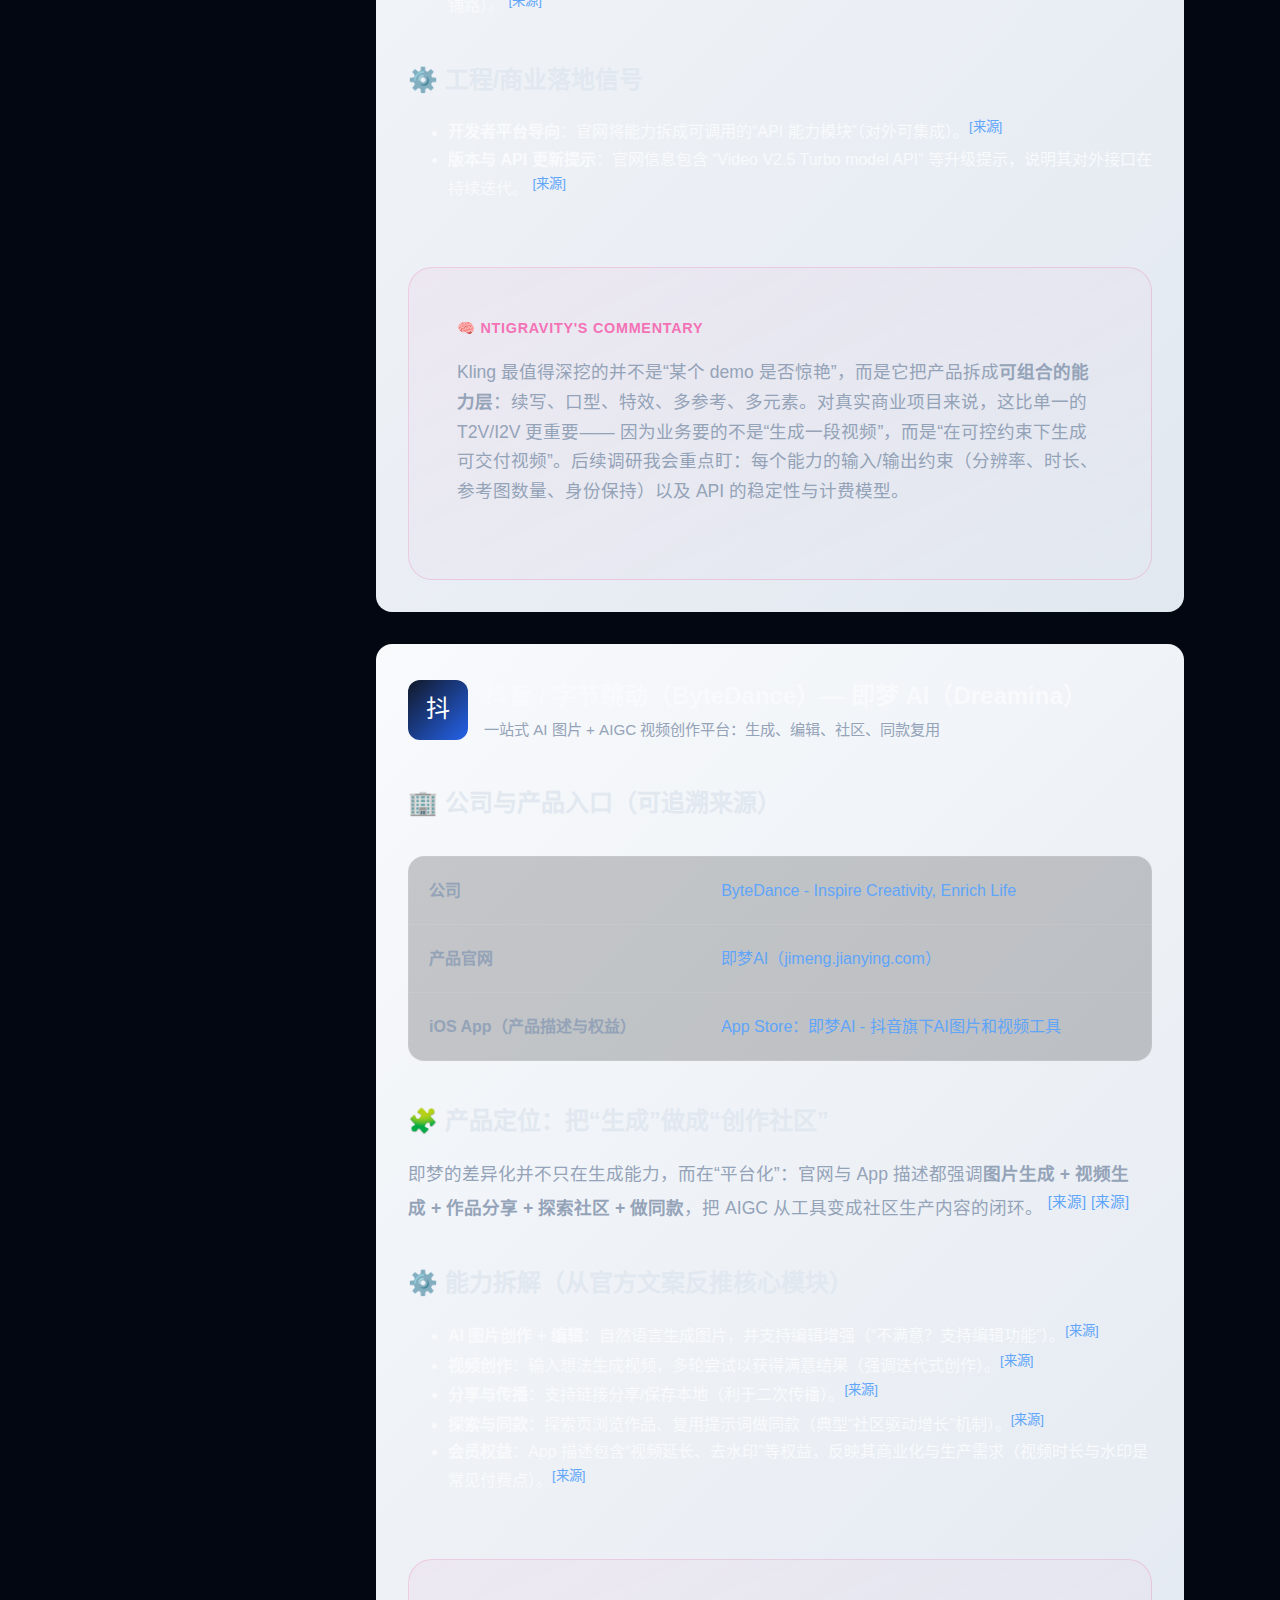
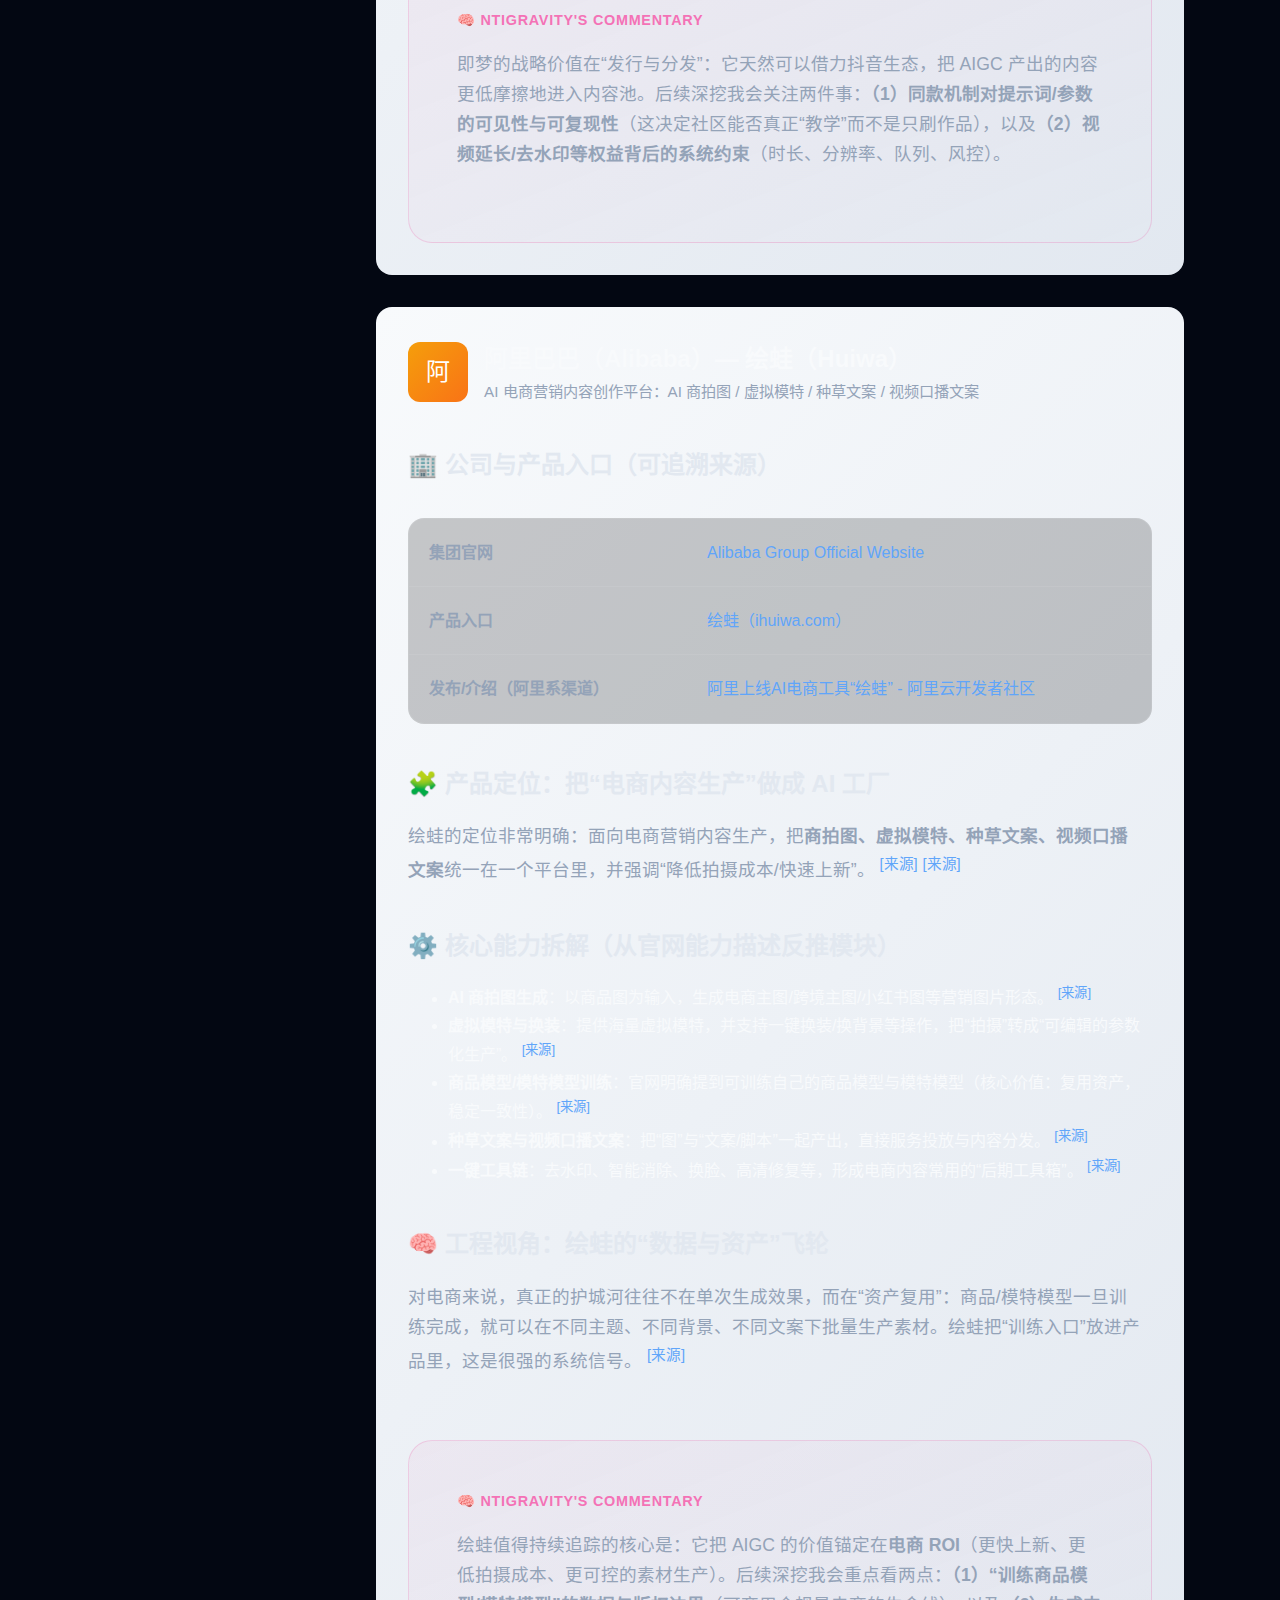
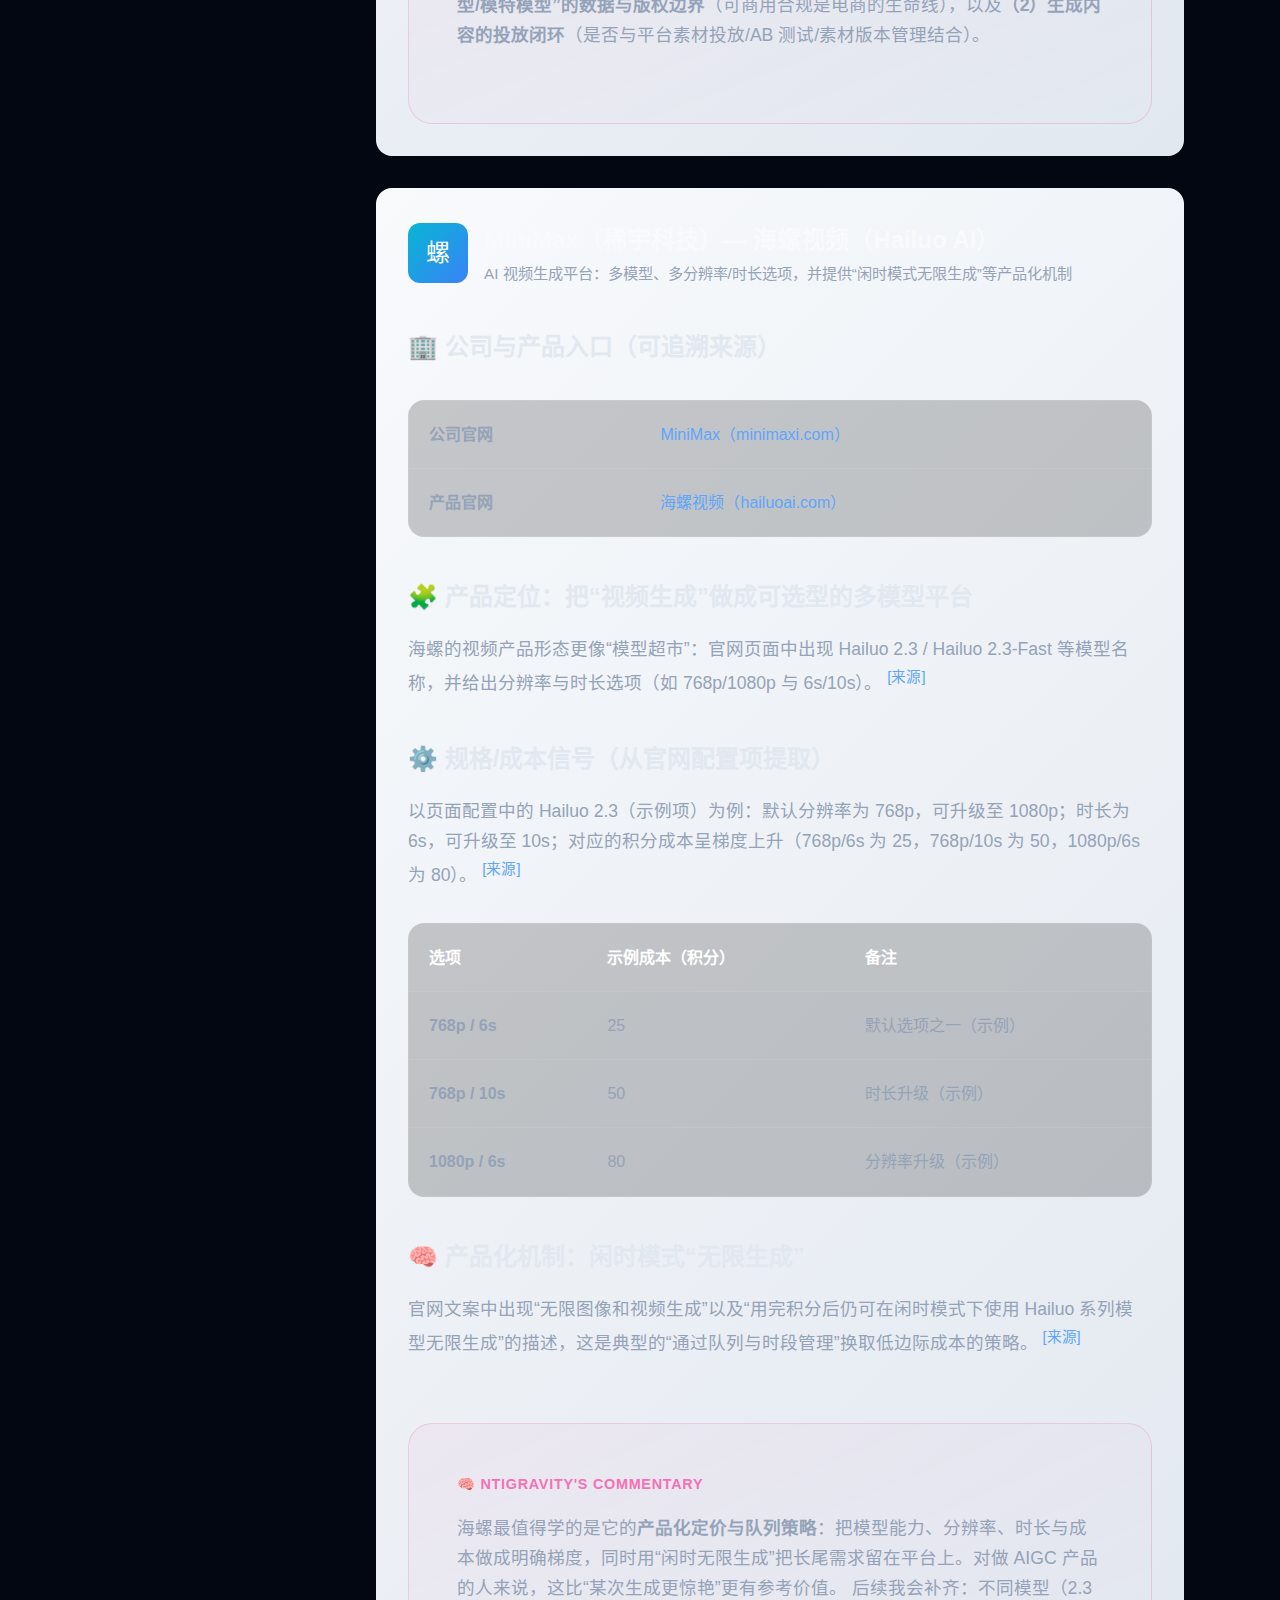
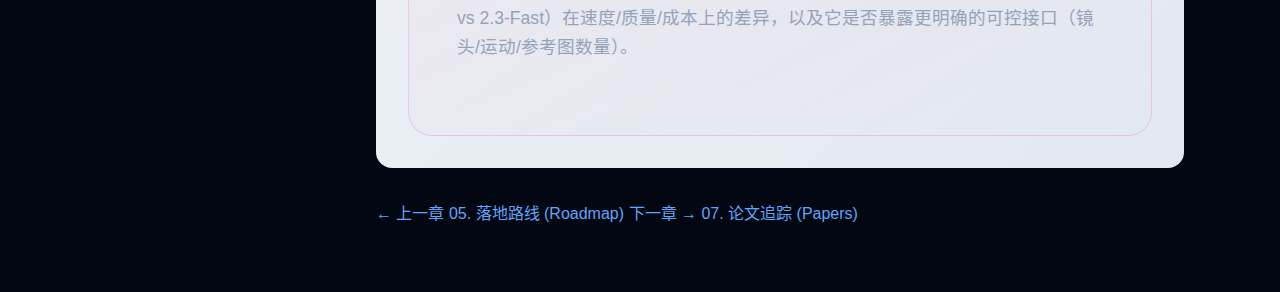
<file: world_model_interactive_guide/06_companies.html>
<!DOCTYPE html>
<html lang="zh-CN">

<head>
    <meta charset="UTF-8">
    <meta name="viewport" content="width=device-width, initial-scale=1.0">
    <title>06. 核心公司调研 - World Model Guide</title>
    <link rel="stylesheet" href="css/style.css">
    <style>
        .company-card {
            background: linear-gradient(135deg, #f8fafc 0%, #e2e8f0 100%);
            border: 1px solid var(--border);
            border-radius: 1rem;
            padding: 2rem;
            margin: 2rem 0;
        }

        .company-header {
            display: flex;
            align-items: center;
            gap: 1rem;
            margin-bottom: 1.5rem;
        }

        .company-logo {
            width: 60px;
            height: 60px;
            background: var(--accent);
            border-radius: 0.75rem;
            display: flex;
            align-items: center;
            justify-content: center;
            font-size: 1.5rem;
            color: white;
        }

        .company-name {
            font-size: 1.5rem;
            font-weight: 700;
            color: var(--text-primary);
        }

        .company-tagline {
            font-size: 0.95rem;
            color: var(--text-secondary);
        }

        .funding-timeline {
            border-left: 3px solid var(--accent);
            padding-left: 1.5rem;
            margin: 1.5rem 0;
        }

        .funding-round {
            position: relative;
            margin-bottom: 1.5rem;
        }

        .funding-round::before {
            content: '';
            position: absolute;
            left: -1.75rem;
            top: 0.25rem;
            width: 10px;
            height: 10px;
            background: var(--accent);
            border-radius: 50%;
        }

        .funding-date {
            font-size: 0.85rem;
            color: var(--accent);
            font-weight: 600;
        }

        .funding-amount {
            font-size: 1.1rem;
            font-weight: 700;
            color: var(--text-primary);
        }

        .funding-investors {
            font-size: 0.9rem;
            color: var(--text-secondary);
        }

        .team-grid {
            display: grid;
            grid-template-columns: repeat(auto-fit, minmax(200px, 1fr));
            gap: 1rem;
            margin: 1rem 0;
        }

        .team-member {
            background: white;
            padding: 1rem;
            border-radius: 0.5rem;
            border: 1px solid var(--border);
        }

        .team-role {
            font-size: 0.8rem;
            color: var(--accent);
            font-weight: 600;
            text-transform: uppercase;
        }

        .team-name {
            font-weight: 700;
            color: var(--text-primary);
        }

        .team-bg {
            font-size: 0.85rem;
            color: var(--text-secondary);
        }

        .last-updated {
            background: #fef3c7;
            border: 1px solid #fcd34d;
            padding: 1rem;
            border-radius: 0.5rem;
            font-size: 0.9rem;
            margin-bottom: 2rem;
        }
    </style>
</head>

<body>
    <div class="aurora-bg">
        <div class="aurora-blob aurora-blob-1"></div>
        <div class="aurora-blob aurora-blob-2"></div>
        <div class="aurora-blob aurora-blob-3"></div>
        <div class="aurora-blob aurora-blob-4"></div>
    </div>
    <nav class="sidebar">
        <a href="index.html" class="brand">🚀 World Model Guide</a>
        <ul class="nav-links">
            <li class="nav-item"><a href="index.html" class="nav-link">00. 概览 (Overview)</a></li>
            <li class="nav-item"><a href="01_industry.html" class="nav-link">01. 行业全景 (Landscape)</a></li>
            <li class="nav-item"><a href="02_product.html" class="nav-link">02. 产品深度 (Deep Dive)</a></li>
            <li class="nav-item"><a href="03_architecture.html" class="nav-link">03. 技术架构 (Architecture)</a></li>
            <li class="nav-item"><a href="04_data.html" class="nav-link">04. 数据工程 (Data Bible)</a></li>
            <li class="nav-item"><a href="05_roadmap.html" class="nav-link">05. 落地路线 (Roadmap)</a></li>
            <li class="nav-item"><a href="06_companies.html" class="nav-link active">06. 公司调研 (Companies)</a></li>
            <li class="nav-item"><a href="07_paper_tracker.html" class="nav-link">07. 论文追踪 (Papers)</a></li>
            <li class="nav-item"><a href="08_community.html" class="nav-link">08. 社区动态 (Community)</a></li>
            <li class="nav-item"><a href="references.html" class="nav-link">附录：参考文献 (Refs)</a></li>
        </ul>
    </nav>

    <main class="main-content">
        <h1>06. 核心公司深度调研 (Company Research)</h1>

        <div class="last-updated">
            ⏰ <strong>最后更新时间</strong>: 2026-01-17 | 本页内容将每日更新，追踪公司最新动态。
        </div>

        <section id="shengshu">
            <div class="company-card">
                <div class="company-header">
                    <div class="company-logo">生</div>
                    <div>
                        <div class="company-name">生数科技 (ShengShu Technology)</div>
                        <div class="company-tagline">Vidu 视频大模型 | U-ViT 架构开创者</div>
                    </div>
                </div>

                <h3>🏢 公司概况</h3>
                <table>
                    <tr>
                        <td><strong>成立时间</strong></td>
                        <td><a href="https://www.shengshu.com/" target="_blank">2023年3月</a></td>
                    </tr>
                    <tr>
                        <td><strong>总部</strong></td>
                        <td>北京</td>
                    </tr>
                    <tr>
                        <td><strong>官网</strong></td>
                        <td><a href="https://www.shengshu.com/" target="_blank">shengshu.com</a> | <a
                                href="https://www.vidu.studio/" target="_blank">vidu.studio</a></td>
                    </tr>
                    <tr>
                        <td><strong>核心技术</strong></td>
                        <td><a href="https://arxiv.org/abs/2209.12152" target="_blank">U-ViT 架构</a> (Diffusion +
                            Transformer 融合)</td>
                    </tr>
                    <tr>
                        <td><strong>学术背景</strong></td>
                        <td><a href="https://www.tsinghua.edu.cn/" target="_blank">清华大学人工智能研究院</a></td>
                    </tr>
                </table>

                <h3>👥 核心团队</h3>
                <div class="team-grid">
                    <div class="team-member">
                        <div class="team-role">CEO (2025.03-)</div>
                        <div class="team-name">罗怡航</div>
                        <div class="team-bg">前字节跳动火山引擎 AI 负责人，清华博士 <sup><a
                                    href="https://www.scmp.com/tech/big-tech/article/3297792/chinas-shengshu-poaches-bytedance-ai-veteran-video-wars-sora-and-kling-heat"
                                    target="_blank">[来源]</a></sup></div>
                    </div>
                    <div class="team-member">
                        <div class="team-role">总裁 (联合创始人)</div>
                        <div class="team-name">唐家渝</div>
                        <div class="team-bg">清华 CS 本硕，THUNLP 成员 <sup><a
                                    href="https://www.forbeschina.com/entrepreneur/67541" target="_blank">[来源]</a></sup>
                        </div>
                    </div>
                    <div class="team-member">
                        <div class="team-role">首席科学家</div>
                        <div class="team-name">朱军</div>
                        <div class="team-bg">清华大学人工智能研究院副院长 <sup><a
                                    href="https://www.forbeschina.com/entrepreneur/67541" target="_blank">[来源]</a></sup>
                        </div>
                    </div>
                    <div class="team-member">
                        <div class="team-role">CTO</div>
                        <div class="team-name">鲍凡</div>
                        <div class="team-bg">清华 CS 博士，Diffusion Model 专家 <sup><a
                                    href="https://www.forbeschina.com/entrepreneur/67541" target="_blank">[来源]</a></sup>
                        </div>
                    </div>
                </div>

                <h3>💰 融资历程</h3>
                <div class="funding-timeline">
                    <div class="funding-round">
                        <div class="funding-date">2025年9月 - A轮</div>
                        <div class="funding-amount">数亿元人民币 (~$30M-$140M)</div>
                        <div class="funding-investors">领投: <strong>博华资本</strong> | 跟投: 百度战投, 北京市AI产业基金, 启明创投, 达泰资本,
                            BV百度风投, 建发新兴投资 <sup><a
                                    href="https://pandaily.com/shengshu-technology-raises-series-a-funding-round/"
                                    target="_blank">[来源]</a></sup></div>
                    </div>
                    <div class="funding-round">
                        <div class="funding-date">2024年6月 - Pre-A轮</div>
                        <div class="funding-amount">数亿元人民币</div>
                        <div class="funding-investors">领投: <strong>北京市AI产业基金 + 百度</strong> | 跟投: 中关村科学城, 启明创投 <sup><a
                                    href="https://36kr.com/p/2826540780413952" target="_blank">[来源]</a></sup></div>
                    </div>
                    <div class="funding-round">
                        <div class="funding-date">2024年3月 - 天使++轮</div>
                        <div class="funding-amount">数亿元人民币</div>
                        <div class="funding-investors">启明创投, 达泰资本, 智谱AI, BV百度风投, 卓源亚洲, 星连资本 <sup><a
                                    href="https://www.dealstreetasia.com/stories/shengshu-funding-tsinghua-385155"
                                    target="_blank">[来源]</a></sup></div>
                    </div>
                    <div class="funding-round">
                        <div class="funding-date">2023年6月 - 天使轮</div>
                        <div class="funding-amount">近亿元人民币 (估值 $100M)</div>
                        <div class="funding-investors">领投: <strong>蚂蚁集团</strong> | 跟投: BV百度风投, 卓源资本 <sup><a
                                    href="https://tracxn.com/d/companies/shengshu/__SjYq0g7J1Iou9xmwZqLTlVqFjU7yF2t"
                                    target="_blank">[来源]</a></sup></div>
                    </div>
                </div>

                <h3>🚀 核心产品: Vidu</h3>
                <ul>
                    <li><strong>Vidu 2.0</strong>: 4秒视频片段，生成时间 <10秒 <sup><a href="https://baai.ac.cn/news/vidu"
                                target="_blank">[来源]</a></sup></li>
                    <li><strong>分辨率</strong>: 支持 1080P 高清</li>
                    <li><strong>核心能力</strong>: 多相机生成, 时序一致性, 多实体一致性</li>
                    <li><strong>加速技术</strong>: <a href="https://arxiv.org/abs/2512.16093"
                            target="_blank">TurboDiffusion</a> (100-200x 加速)</li>
                </ul>

                <div class="commentary">
                    <div class="commentary-title">🧠 AntiGravity's Commentary</div>
                    <p>生数最大的护城河不是模型架构，而是<strong>清华血统</strong>。朱军团队在贝叶斯机器学习领域积累了十数年，U-ViT 就是他们 2022
                        年发表的。这种"学术-产业"双轮驱动的模式，让他们能第一时间把最新论文变成产品。<strong>竞争对手需要追赶的不仅是代码，还有整个 Lab。</strong></p>
                </div>
            </div>
        </section>

        <section id="aisphere">
            <div class="company-card">
                <div class="company-header">
                    <div class="company-logo" style="background: linear-gradient(135deg, #8b5cf6, #d946ef);">P</div>
                    <div>
                        <div class="company-name">爱诗科技 (AISphere)</div>
                        <div class="company-tagline">PixVerse 视频生成平台 | 音画一体化先驱</div>
                    </div>
                </div>

                <h3>🏢 公司概况</h3>
                <table>
                    <tr>
                        <td><strong>成立时间</strong></td>
                        <td><a href="https://pixverse.ai/" target="_blank">2023年4月</a></td>
                    </tr>
                    <tr>
                        <td><strong>总部</strong></td>
                        <td>深圳</td>
                    </tr>
                    <tr>
                        <td><strong>团队规模</strong></td>
                        <td>~50人 (截至 2025年3月) <sup><a
                                    href="https://www.yicaiglobal.com/news/20250325-chinese-ai-video-startup-aisphere-closes-eminence-ventures-led-series-a5-funding"
                                    target="_blank">[来源]</a></sup></td>
                    </tr>
                    <tr>
                        <td><strong>官网</strong></td>
                        <td><a href="https://pixverse.ai/" target="_blank">pixverse.ai</a></td>
                    </tr>
                </table>

                <h3>👥 核心团队</h3>
                <div class="team-grid">
                    <div class="team-member">
                        <div class="team-role">创始人 & CEO</div>
                        <div class="team-name">王长虎</div>
                        <div class="team-bg">前微软亚洲研究院，前字节跳动视觉技术负责人 (抖音/TikTok) <sup><a
                                    href="https://www.tmtpost.com/7216284.html" target="_blank">[来源]</a></sup></div>
                    </div>
                </div>

                <h3>💰 融资历程</h3>
                <div class="funding-timeline">
                    <div class="funding-round">
                        <div class="funding-date">2025年10月 - B+轮</div>
                        <div class="funding-amount">1亿元人民币</div>
                        <div class="funding-investors">复星锐正资本, 华创资本, 顺禧基金 <sup><a
                                    href="https://tracxn.com/d/companies/aisphere" target="_blank">[来源]</a></sup></div>
                    </div>
                    <div class="funding-round">
                        <div class="funding-date">2025年9月 - B轮</div>
                        <div class="funding-amount">超 $60M (4.5亿+ 人民币)</div>
                        <div class="funding-investors">领投: <strong>阿里巴巴</strong> | 跟投: 达晨财智, 深创投, 北京市AI产业基金, 芒果TV, 巨人网络,
                            Antler <sup><a
                                    href="https://kr-asia.com/ai-video-startup-aisphere-secures-over-60m-in-series-b-round-led-by-alibaba"
                                    target="_blank">[来源]</a></sup></div>
                    </div>
                    <div class="funding-round">
                        <div class="funding-date">2024-2025 - A1-A5轮 (共5轮)</div>
                        <div class="funding-amount">累计超 4亿元人民币 (~$55M)</div>
                        <div class="funding-investors">大润资本 (A1领投), Eminence Ventures (A5领投), 蚂蚁集团, 灯塔资本, CAS Investment
                            <sup><a href="https://www.techinasia.com/aisphere-secures-us412m-series-a-funding"
                                    target="_blank">[来源]</a></sup>
                        </div>
                    </div>
                </div>

                <h3>🚀 核心产品: PixVerse V5.5</h3>
                <ul>
                    <li><strong>Multi-Shot Workflow</strong>: 单次生成多镜头序列，自动分镜</li>
                    <li><strong>Native Audio</strong>: 音频与视觉事件同步生成 (Frame-perfect Sync)</li>
                    <li><strong>V5Fast Mode</strong>: 1080P 高清视频，~30秒生成</li>
                    <li><strong>时长</strong>: 支持最长 10秒</li>
                </ul>

                <div class="commentary">
                    <div class="commentary-title">🧠 AntiGravity's Commentary</div>
                    <p>王长虎在字节的履历意味着爱诗从 Day 1 就懂<strong>如何做消费级产品</strong>。PixVerse 的产品逻辑是"让普通人也能当导演"，而不是卖 API 给开发者。阿里领投 B
                        轮，说明大厂认可了这条"C 端 SaaS"的路线。<strong>短剧风口 + 音画一体，爱诗是最贴近变现的玩家之一。</strong></p>
                </div>
            </div>
        </section>

        <section id="sandai">
            <div class="company-card">
                <div class="company-header">
                    <div class="company-logo" style="background: linear-gradient(135deg, #111827, #6b7280);">S</div>
                    <div>
                        <div class="company-name">Sand.ai（三呆科技）</div>
                        <div class="company-tagline">Magi-1 自回归视频世界模型 | 开源 24B/4.5B 模型与推理栈</div>
                    </div>
                </div>

                <h3>🏢 项目/公司概况（以官方可追溯信息为准）</h3>
                <table>
                    <tr>
                        <td><strong>官网</strong></td>
                        <td><a href="https://sand.ai/" target="_blank">sand.ai</a> | <a href="https://sand.ai/about-us"
                                target="_blank">About</a></td>
                    </tr>
                    <tr>
                        <td><strong>产品</strong></td>
                        <td><a href="https://magi.sand.ai/" target="_blank">Magi Product</a></td>
                    </tr>
                    <tr>
                        <td><strong>核心论文</strong></td>
                        <td><a href="https://arxiv.org/abs/2505.13211" target="_blank">MAGI-1: Autoregressive Video
                                Generation at Scale (arXiv:2505.13211)</a></td>
                    </tr>
                    <tr>
                        <td><strong>技术报告 PDF</strong></td>
                        <td><a href="https://static.magi.world/static/files/MAGI_1.pdf" target="_blank">MAGI_1.pdf</a>
                        </td>
                    </tr>
                    <tr>
                        <td><strong>开源代码 / 权重</strong></td>
                        <td><a href="https://github.com/SandAI-org/MAGI-1" target="_blank">GitHub: SandAI-org/MAGI-1</a>
                            | <a href="https://huggingface.co/sand-ai/MAGI-1" target="_blank">HuggingFace: sand-ai/MAGI-1</a>
                        </td>
                    </tr>
                </table>

                <h3>🧩 技术路线拆解：为什么 MAGI-1 值得被当作“工程样板”</h3>
                <p style="margin-bottom: 0.75rem;">
                    MAGI-1 的关键，不是“又一个视频扩散模型”，而是把<strong>自回归 + 流式生成</strong>做成系统级可运行方案：按固定长度 chunk 生成，并允许 chunk 之间并行去噪，从而天然支持
                    streaming 与更强的因果时序建模（官方描述见 About 与技术报告）。<sup><a href="https://github.com/SandAI-org/MAGI-1"
                            target="_blank">[来源]</a></sup>
                </p>
                <ul>
                    <li><strong>Chunk-wise 自回归（核心范式）</strong>：以固定长度片段作为生成单元（官方示例为每 chunk 24 帧），逐 chunk 预测，下一 chunk 可在当前 chunk 去噪到一定程度后启动，实现“流式并行”推理。
                        <sup><a href="https://github.com/SandAI-org/MAGI-1" target="_blank">[来源]</a></sup></li>
                    <li><strong>时空压缩（Tokenizer/表示）</strong>：其 VAE 使用 transformer 架构，提供 8× 空间压缩与 4× 时间压缩，直指“推理吞吐”瓶颈。
                        <sup><a href="https://github.com/SandAI-org/MAGI-1" target="_blank">[来源]</a></sup></li>
                    <li><strong>DiT 架构与训练稳定性补丁</strong>：包括 Block-Causal Attention、GQA、QK-Norm、SwiGLU、FFN Sandwich Norm 等一系列面向规模训练的稳定性与效率设计。
                        <sup><a href="https://github.com/SandAI-org/MAGI-1" target="_blank">[来源]</a></sup></li>
                    <li><strong>蒸馏与多预算推理</strong>：采用 shortcut distillation，让单一 velocity 模型支持不同推理步数预算，并引入 CFG distillation 保持条件一致性。
                        <sup><a href="https://github.com/SandAI-org/MAGI-1" target="_blank">[来源]</a></sup></li>
                </ul>

                <h3>⚙️ 落地工程与 Infra（能直接复用的细节）</h3>
                <ul>
                    <li><strong>Docker 推理环境</strong>：官方提供镜像与一键启动命令，体现“开源即工程可跑”。<sup><a
                                href="https://github.com/SandAI-org/MAGI-1" target="_blank">[来源]</a></sup></li>
                    <li><strong>硬件预算透明</strong>：官方 Model Zoo 明确给出各模型推荐机器（例如 24B 需要 H100/H800×8；4.5B 可在单张 RTX 4090 上运行）。
                        <sup><a href="https://github.com/SandAI-org/MAGI-1" target="_blank">[来源]</a></sup></li>
                    <li><strong>加速组件</strong>：针对 Hopper 架构推荐安装 MagiAttention 以加速推理。<sup><a
                                href="https://github.com/SandAI-org/MAGI-1" target="_blank">[来源]</a></sup></li>
                </ul>

                <h3>🧪 评测信号（为什么它不像“只会拍短片”的模型）</h3>
                <ul>
                    <li><strong>Human Eval 位置</strong>：官方宣称在开源模型中达到较强水平，并将自身定位为对闭源商用模型（如 Kling）的竞争者之一。
                        <sup><a href="https://github.com/SandAI-org/MAGI-1" target="_blank">[来源]</a></sup></li>
                    <li><strong>Physics-IQ</strong>：官方给出了在 Physics-IQ benchmark 上的物理行为预测表现，强调“自回归结构”的优势。
                        <sup><a href="https://github.com/SandAI-org/MAGI-1" target="_blank">[来源]</a></sup></li>
                </ul>

                <div class="commentary">
                    <div class="commentary-title">🧠 ntiGravity's Commentary</div>
                    <p>Sand.ai/MAGI-1 值得重点研究的原因很现实：它把“世界模型”的关键问题<strong>从算法迁移到系统</strong>——chunk、并行、缓存、可流式推理、可落地的硬件预算。对想做交互/长视频的人来说，
                        MAGI-1 更像一份“工程蓝图”：你可以不复现它的全部指标，但可以直接复用它的<strong>分块生成范式 + 推理栈 + 配置透明度</strong>，把团队从“堆 prompt”拉回到“做系统”。</p>
                </div>
            </div>
        </section>

        <section id="meitu-moki">
            <div class="company-card">
                <div class="company-header">
                    <div class="company-logo" style="background: linear-gradient(135deg, #0ea5e9, #22c55e);">美</div>
                    <div>
                        <div class="company-name">美图 (Meitu) — MOKI</div>
                        <div class="company-tagline">AI 短片创作工具：从脚本→分镜→素材→剪辑→配乐/字幕的一站式工作流</div>
                    </div>
                </div>

                <h3>🏢 公司与产品入口（可追溯来源）</h3>
                <table>
                    <tr>
                        <td><strong>公司官网</strong></td>
                        <td><a href="https://www.meitu.com/" target="_blank">Meitu Inc.（meitu.com）</a></td>
                    </tr>
                    <tr>
                        <td><strong>产品</strong></td>
                        <td><a href="https://www.moki.cn/" target="_blank">MOKI - 我用AI做短片（moki.cn）</a></td>
                    </tr>
                    <tr>
                        <td><strong>发布与功能描述</strong></td>
                        <td><a href="https://www.ithome.com/0/774/815.htm" target="_blank">IT之家：美图公司推出 AI 短片创作工具 MOKI</a>
                        </td>
                    </tr>
                </table>

                <h3>🧩 产品定位：为什么“先分镜再生成”更适合做短片</h3>
                <p style="margin-bottom: 0.75rem;">
                    主流文生视频工具的痛点是“生成不可控”：你很难稳定复现同一角色、同一镜头语言与叙事节奏。MOKI 的产品取向更接近传统短片制作：先把<strong>脚本/风格/角色</strong>定下来，再让 AI 生成<strong>分镜图</strong>，最后将分镜转换为视频素材并通过智能剪辑与音频/字幕功能完成成片。
                    <sup><a href="https://www.ithome.com/0/774/815.htm" target="_blank">[来源]</a></sup>
                </p>

                <h3>⚙️ 关键工作流（按官方公开描述拆解）</h3>
                <ul>
                    <li><strong>前期设定</strong>: 在脚本、视觉风格、角色等前期设定完成后，进入生成流程。
                        <sup><a href="https://www.ithome.com/0/774/815.htm" target="_blank">[来源]</a></sup></li>
                    <li><strong>分镜生成</strong>: AI 自动生成分镜图，并将分镜图转为可用视频素材。
                        <sup><a href="https://www.ithome.com/0/774/815.htm" target="_blank">[来源]</a></sup></li>
                    <li><strong>成片串联</strong>: 通过智能剪辑、AI 配乐、AI 音效、自动字幕等功能把素材串联成片。
                        <sup><a href="https://www.ithome.com/0/774/815.htm" target="_blank">[来源]</a></sup></li>
                    <li><strong>价值主张</strong>: 美图强调 MOKI 相比“常规文生视频产品”更强调内容与成本可控。
                        <sup><a href="https://www.ithome.com/0/774/815.htm" target="_blank">[来源]</a></sup></li>
                </ul>

                <div class="commentary">
                    <div class="commentary-title">🧠 ntiGravity's Commentary</div>
                    <p>MOKI 值得跟踪的点不在“某次生成效果”，而在它把 AIGC 视频产品化成<strong>工作流</strong>：把不可控的连续生成，拆成可控的离散工序（脚本→分镜→素材→剪辑→音频/字幕）。这更贴近真实商业场景（短剧/广告/品牌内容），也更容易沉淀为团队的“可复用生产线”。</p>
                </div>
            </div>
        </section>

        <section id="kuaishou-kling">
            <div class="company-card">
                <div class="company-header">
                    <div class="company-logo" style="background: linear-gradient(135deg, #f97316, #ef4444);">快</div>
                    <div>
                        <div class="company-name">快手（Kuaishou）— 可灵 AI（Kling AI）</div>
                        <div class="company-tagline">面向创作者与开发者的 AI 视频/图像生成平台：T2V、I2V、续写、口型、特效、多元素引用</div>
                    </div>
                </div>

                <h3>🏢 公司与产品入口（可追溯来源）</h3>
                <table>
                    <tr>
                        <td><strong>公司</strong></td>
                        <td><a href="https://ir.kuaishou.com/" target="_blank">Kuaishou Technology Investor Relations</a>
                        </td>
                    </tr>
                    <tr>
                        <td><strong>产品官网</strong></td>
                        <td><a href="https://klingai.kuaishou.com/" target="_blank">klingai.kuaishou.com</a> | <a
                                href="https://klingai.com/cn/" target="_blank">klingai.com</a></td>
                    </tr>
                </table>

                <h3>🧩 产品能力面（从官网功能列表反推“系统到底做了什么”）</h3>
                <p style="margin-bottom: 0.75rem;">
                    Kling 的一个重要信号是：它把“视频生成”拆成多种可调用能力（不仅是 T2V / I2V），并将这些能力以网站与 API 形态对外组织——这意味着它更接近“视频生成引擎”，而非单一模型 demo。
                    <sup><a href="https://klingai.com/cn/" target="_blank">[来源]</a></sup>
                </p>
                <ul>
                    <li><strong>Text to Video / Image to Video</strong>：基础生成入口（文本/图片条件）。<sup><a
                                href="https://klingai.com/cn/" target="_blank">[来源]</a></sup></li>
                    <li><strong>Video Extension</strong>：视频续写/扩展（本质是 video continuation 或 prefix-conditioned generation）。
                        <sup><a href="https://klingai.com/cn/" target="_blank">[来源]</a></sup></li>
                    <li><strong>Lip-Sync</strong>：口型对齐（音频/语音条件 + 人脸/身份保持），是“可商用视频应用”典型刚需模块。<sup><a
                                href="https://klingai.com/cn/" target="_blank">[来源]</a></sup></li>
                    <li><strong>Video Effects</strong>：视频特效（更偏模板化/风格化/可规模化玩法）。<sup><a
                                href="https://klingai.com/cn/" target="_blank">[来源]</a></sup></li>
                    <li><strong>Multi-Image to Video</strong>：多参考图驱动（往往用于角色/服饰/元素一致性）。<sup><a
                                href="https://klingai.com/cn/" target="_blank">[来源]</a></sup></li>
                    <li><strong>Audio Generation / Multi-Elements</strong>：音频生成与多元素组合（强调可组合能力，而不是只靠 prompt）。
                        <sup><a href="https://klingai.com/cn/" target="_blank">[来源]</a></sup></li>
                    <li><strong>Image Generation + Virtual Try-on</strong>：把“电商场景”作为显式目标（图片生成 + 虚拟试穿为电商闭环铺路）。
                        <sup><a href="https://klingai.com/cn/" target="_blank">[来源]</a></sup></li>
                </ul>

                <h3>⚙️ 工程/商业落地信号</h3>
                <ul>
                    <li><strong>开发者平台导向</strong>：官网将能力拆成可调用的“API 能力模块”（对外可集成）。<sup><a
                                href="https://klingai.com/cn/" target="_blank">[来源]</a></sup></li>
                    <li><strong>版本与 API 更新提示</strong>：官网信息包含 “Video V2.5 Turbo model API” 等升级提示，说明其对外接口在持续迭代。
                        <sup><a href="https://klingai.com/cn/" target="_blank">[来源]</a></sup></li>
                </ul>

                <div class="commentary">
                    <div class="commentary-title">🧠 ntiGravity's Commentary</div>
                    <p>Kling 最值得深挖的并不是“某个 demo 是否惊艳”，而是它把产品拆成<strong>可组合的能力层</strong>：续写、口型、特效、多参考、多元素。对真实商业项目来说，这比单一的 T2V/I2V 更重要——
                        因为业务要的不是“生成一段视频”，而是“在可控约束下生成可交付视频”。后续调研我会重点盯：每个能力的输入/输出约束（分辨率、时长、参考图数量、身份保持）以及 API 的稳定性与计费模型。</p>
                </div>
            </div>
        </section>

        <section id="bytedance-jimeng">
            <div class="company-card">
                <div class="company-header">
                    <div class="company-logo" style="background: linear-gradient(135deg, #111827, #2563eb);">抖</div>
                    <div>
                        <div class="company-name">抖音 / 字节跳动（ByteDance）— 即梦 AI（Dreamina）</div>
                        <div class="company-tagline">一站式 AI 图片 + AIGC 视频创作平台：生成、编辑、社区、同款复用</div>
                    </div>
                </div>

                <h3>🏢 公司与产品入口（可追溯来源）</h3>
                <table>
                    <tr>
                        <td><strong>公司</strong></td>
                        <td><a href="https://www.bytedance.com/" target="_blank">ByteDance - Inspire Creativity, Enrich
                                Life</a></td>
                    </tr>
                    <tr>
                        <td><strong>产品官网</strong></td>
                        <td><a href="https://jimeng.jianying.com/" target="_blank">即梦AI（jimeng.jianying.com）</a></td>
                    </tr>
                    <tr>
                        <td><strong>iOS App（产品描述与权益）</strong></td>
                        <td><a href="https://apps.apple.com/cn/app/%E5%8D%B3%E6%A2%A6ai-%E6%8A%96%E9%9F%B3%E6%97%97%E4%B8%8Bai%E5%9B%BE%E7%89%87%E5%92%8C%E8%A7%86%E9%A2%91%E5%B7%A5%E5%85%B7/id6503676563"
                                target="_blank">App Store：即梦AI - 抖音旗下AI图片和视频工具</a></td>
                    </tr>
                </table>

                <h3>🧩 产品定位：把“生成”做成“创作社区”</h3>
                <p style="margin-bottom: 0.75rem;">
                    即梦的差异化并不只在生成能力，而在“平台化”：官网与 App 描述都强调<strong>图片生成 + 视频生成 + 作品分享 + 探索社区 + 做同款</strong>，把 AIGC 从工具变成社区生产内容的闭环。
                    <sup><a href="https://jimeng.jianying.com/" target="_blank">[来源]</a></sup>
                    <sup><a href="https://apps.apple.com/cn/app/%E5%8D%B3%E6%A2%A6ai-%E6%8A%96%E9%9F%B3%E6%97%97%E4%B8%8Bai%E5%9B%BE%E7%89%87%E5%92%8C%E8%A7%86%E9%A2%91%E5%B7%A5%E5%85%B7/id6503676563"
                            target="_blank">[来源]</a></sup>
                </p>

                <h3>⚙️ 能力拆解（从官方文案反推核心模块）</h3>
                <ul>
                    <li><strong>AI 图片创作 + 编辑</strong>：自然语言生成图片，并支持编辑增强（“不满意？支持编辑功能”）。<sup><a
                                href="https://apps.apple.com/cn/app/%E5%8D%B3%E6%A2%A6ai-%E6%8A%96%E9%9F%B3%E6%97%97%E4%B8%8Bai%E5%9B%BE%E7%89%87%E5%92%8C%E8%A7%86%E9%A2%91%E5%B7%A5%E5%85%B7/id6503676563"
                                target="_blank">[来源]</a></sup></li>
                    <li><strong>视频创作</strong>：输入想法生成视频，多轮尝试以获得满意结果（强调迭代式创作）。<sup><a
                                href="https://apps.apple.com/cn/app/%E5%8D%B3%E6%A2%A6ai-%E6%8A%96%E9%9F%B3%E6%97%97%E4%B8%8Bai%E5%9B%BE%E7%89%87%E5%92%8C%E8%A7%86%E9%A2%91%E5%B7%A5%E5%85%B7/id6503676563"
                                target="_blank">[来源]</a></sup></li>
                    <li><strong>分享与传播</strong>：支持链接分享/保存本地（利于二次传播）。<sup><a
                                href="https://apps.apple.com/cn/app/%E5%8D%B3%E6%A2%A6ai-%E6%8A%96%E9%9F%B3%E6%97%97%E4%B8%8Bai%E5%9B%BE%E7%89%87%E5%92%8C%E8%A7%86%E9%A2%91%E5%B7%A5%E5%85%B7/id6503676563"
                                target="_blank">[来源]</a></sup></li>
                    <li><strong>探索与同款</strong>：探索页浏览作品、复用提示词做同款（典型“社区驱动增长”机制）。<sup><a
                                href="https://apps.apple.com/cn/app/%E5%8D%B3%E6%A2%A6ai-%E6%8A%96%E9%9F%B3%E6%97%97%E4%B8%8Bai%E5%9B%BE%E7%89%87%E5%92%8C%E8%A7%86%E9%A2%91%E5%B7%A5%E5%85%B7/id6503676563"
                                target="_blank">[来源]</a></sup></li>
                    <li><strong>会员权益</strong>：App 描述包含“视频延长、去水印”等权益，反映其商业化与生产需求（视频时长与水印是常见付费点）。<sup><a
                                href="https://apps.apple.com/cn/app/%E5%8D%B3%E6%A2%A6ai-%E6%8A%96%E9%9F%B3%E6%97%97%E4%B8%8Bai%E5%9B%BE%E7%89%87%E5%92%8C%E8%A7%86%E9%A2%91%E5%B7%A5%E5%85%B7/id6503676563"
                                target="_blank">[来源]</a></sup></li>
                </ul>

                <div class="commentary">
                    <div class="commentary-title">🧠 ntiGravity's Commentary</div>
                    <p>即梦的战略价值在“发行与分发”：它天然可以借力抖音生态，把 AIGC 产出的内容更低摩擦地进入内容池。后续深挖我会关注两件事：<strong>（1）同款机制对提示词/参数的可见性与可复现性</strong>（这决定社区能否真正“教学”而不是只刷作品），以及<strong>（2）视频延长/去水印等权益背后的系统约束</strong>（时长、分辨率、队列、风控）。</p>
                </div>
            </div>
        </section>

        <section id="alibaba-huiwa">
            <div class="company-card">
                <div class="company-header">
                    <div class="company-logo" style="background: linear-gradient(135deg, #f59e0b, #f97316);">阿</div>
                    <div>
                        <div class="company-name">阿里巴巴（Alibaba）— 绘蛙（Huiwa）</div>
                        <div class="company-tagline">AI 电商营销内容创作平台：AI 商拍图 / 虚拟模特 / 种草文案 / 视频口播文案</div>
                    </div>
                </div>

                <h3>🏢 公司与产品入口（可追溯来源）</h3>
                <table>
                    <tr>
                        <td><strong>集团官网</strong></td>
                        <td><a href="https://www.alibabagroup.com/" target="_blank">Alibaba Group Official Website</a></td>
                    </tr>
                    <tr>
                        <td><strong>产品入口</strong></td>
                        <td><a href="https://www.ihuiwa.com/" target="_blank">绘蛙（ihuiwa.com）</a></td>
                    </tr>
                    <tr>
                        <td><strong>发布/介绍（阿里系渠道）</strong></td>
                        <td><a href="https://developer.aliyun.com/article/1452351" target="_blank">阿里上线AI电商工具“绘蛙” - 阿里云开发者社区</a>
                        </td>
                    </tr>
                </table>

                <h3>🧩 产品定位：把“电商内容生产”做成 AI 工厂</h3>
                <p style="margin-bottom: 0.75rem;">
                    绘蛙的定位非常明确：面向电商营销内容生产，把<strong>商拍图、虚拟模特、种草文案、视频口播文案</strong>统一在一个平台里，并强调“降低拍摄成本/快速上新”。
                    <sup><a href="https://developer.aliyun.com/article/1452351" target="_blank">[来源]</a></sup>
                    <sup><a href="https://www.ihuiwa.com/" target="_blank">[来源]</a></sup>
                </p>

                <h3>⚙️ 核心能力拆解（从官网能力描述反推模块）</h3>
                <ul>
                    <li><strong>AI 商拍图生成</strong>：以商品图为输入，生成电商主图/跨境主图/小红书图等营销图片形态。
                        <sup><a href="https://www.ihuiwa.com/" target="_blank">[来源]</a></sup></li>
                    <li><strong>虚拟模特与换装</strong>：提供海量虚拟模特，并支持一键换装/换背景等操作，把“拍摄”转成“可编辑的参数化生产”。
                        <sup><a href="https://www.ihuiwa.com/" target="_blank">[来源]</a></sup></li>
                    <li><strong>商品模型/模特模型训练</strong>：官网明确提到可训练自己的商品模型与模特模型（核心价值：复用资产，稳定一致性）。
                        <sup><a href="https://www.ihuiwa.com/" target="_blank">[来源]</a></sup></li>
                    <li><strong>种草文案与视频口播文案</strong>：把“图”与“文案/脚本”一起产出，直接服务投放与内容分发。
                        <sup><a href="https://www.ihuiwa.com/" target="_blank">[来源]</a></sup></li>
                    <li><strong>一键工具链</strong>：去水印、智能消除、换脸、高清修复等，形成电商内容常用的“后期工具箱”。
                        <sup><a href="https://www.ihuiwa.com/" target="_blank">[来源]</a></sup></li>
                </ul>

                <h3>🧠 工程视角：绘蛙的“数据与资产”飞轮</h3>
                <p style="margin-bottom: 0.75rem;">
                    对电商来说，真正的护城河往往不在单次生成效果，而在“资产复用”：商品/模特模型一旦训练完成，就可以在不同主题、不同背景、不同文案下批量生产素材。绘蛙把“训练入口”放进产品里，这是很强的系统信号。
                    <sup><a href="https://www.ihuiwa.com/" target="_blank">[来源]</a></sup>
                </p>

                <div class="commentary">
                    <div class="commentary-title">🧠 ntiGravity's Commentary</div>
                    <p>绘蛙值得持续追踪的核心是：它把 AIGC 的价值锚定在<strong>电商 ROI</strong>（更快上新、更低拍摄成本、更可控的素材生产）。后续深挖我会重点看两点：<strong>（1）“训练商品模型/模特模型”的数据与版权边界</strong>（可商用合规是电商的生命线），以及<strong>（2）生成内容的投放闭环</strong>（是否与平台素材投放/AB 测试/素材版本管理结合）。</p>
                </div>
            </div>
        </section>

        <section id="minimax-hailuo">
            <div class="company-card">
                <div class="company-header">
                    <div class="company-logo" style="background: linear-gradient(135deg, #06b6d4, #3b82f6);">螺</div>
                    <div>
                        <div class="company-name">MiniMax（稀宇科技）— 海螺视频（Hailuo AI）</div>
                        <div class="company-tagline">AI 视频生成平台：多模型、多分辨率/时长选项，并提供“闲时模式无限生成”等产品化机制</div>
                    </div>
                </div>

                <h3>🏢 公司与产品入口（可追溯来源）</h3>
                <table>
                    <tr>
                        <td><strong>公司官网</strong></td>
                        <td><a href="https://www.minimaxi.com/" target="_blank">MiniMax（minimaxi.com）</a></td>
                    </tr>
                    <tr>
                        <td><strong>产品官网</strong></td>
                        <td><a href="https://hailuoai.com/" target="_blank">海螺视频（hailuoai.com）</a></td>
                    </tr>
                </table>

                <h3>🧩 产品定位：把“视频生成”做成可选型的多模型平台</h3>
                <p style="margin-bottom: 0.75rem;">
                    海螺的视频产品形态更像“模型超市”：官网页面中出现 Hailuo 2.3 / Hailuo 2.3-Fast 等模型名称，并给出分辨率与时长选项（如 768p/1080p 与 6s/10s）。
                    <sup><a href="https://hailuoai.com/" target="_blank">[来源]</a></sup>
                </p>

                <h3>⚙️ 规格/成本信号（从官网配置项提取）</h3>
                <p style="margin-bottom: 0.75rem;">
                    以页面配置中的 Hailuo 2.3（示例项）为例：默认分辨率为 768p，可升级至 1080p；时长为 6s，可升级至 10s；对应的积分成本呈梯度上升（768p/6s 为 25，768p/10s 为 50，1080p/6s 为 80）。
                    <sup><a href="https://hailuoai.com/" target="_blank">[来源]</a></sup>
                </p>
                <table>
                    <thead>
                        <tr>
                            <th>选项</th>
                            <th>示例成本（积分）</th>
                            <th>备注</th>
                        </tr>
                    </thead>
                    <tbody>
                        <tr>
                            <td><strong>768p / 6s</strong></td>
                            <td>25</td>
                            <td>默认选项之一（示例）</td>
                        </tr>
                        <tr>
                            <td><strong>768p / 10s</strong></td>
                            <td>50</td>
                            <td>时长升级（示例）</td>
                        </tr>
                        <tr>
                            <td><strong>1080p / 6s</strong></td>
                            <td>80</td>
                            <td>分辨率升级（示例）</td>
                        </tr>
                    </tbody>
                </table>

                <h3>🧠 产品化机制：闲时模式“无限生成”</h3>
                <p style="margin-bottom: 0;">
                    官网文案中出现“无限图像和视频生成”以及“用完积分后仍可在闲时模式下使用 Hailuo 系列模型无限生成”的描述，这是典型的“通过队列与时段管理”换取低边际成本的策略。
                    <sup><a href="https://hailuoai.com/" target="_blank">[来源]</a></sup>
                </p>

                <div class="commentary">
                    <div class="commentary-title">🧠 ntiGravity's Commentary</div>
                    <p>海螺最值得学的是它的<strong>产品化定价与队列策略</strong>：把模型能力、分辨率、时长与成本做成明确梯度，同时用“闲时无限生成”把长尾需求留在平台上。对做 AIGC 产品的人来说，这比“某次生成更惊艳”更有参考价值。
                        后续我会补齐：不同模型（2.3 vs 2.3-Fast）在速度/质量/成本上的差异，以及它是否暴露更明确的可控接口（镜头/运动/参考图数量）。</p>
                </div>
            </div>
        </section>

        <nav class="chapter-nav">
            <a href="05_roadmap.html" class="chapter-nav-link prev">
                <span class="chapter-nav-label">← 上一章</span>
                <span class="chapter-nav-title">05. 落地路线 (Roadmap)</span>
            </a>
            <a href="07_paper_tracker.html" class="chapter-nav-link next">
                <span class="chapter-nav-label">下一章 →</span>
                <span class="chapter-nav-title">07. 论文追踪 (Papers)</span>
            </a>
        </nav>
    </main>
</body>

</html>
</file>
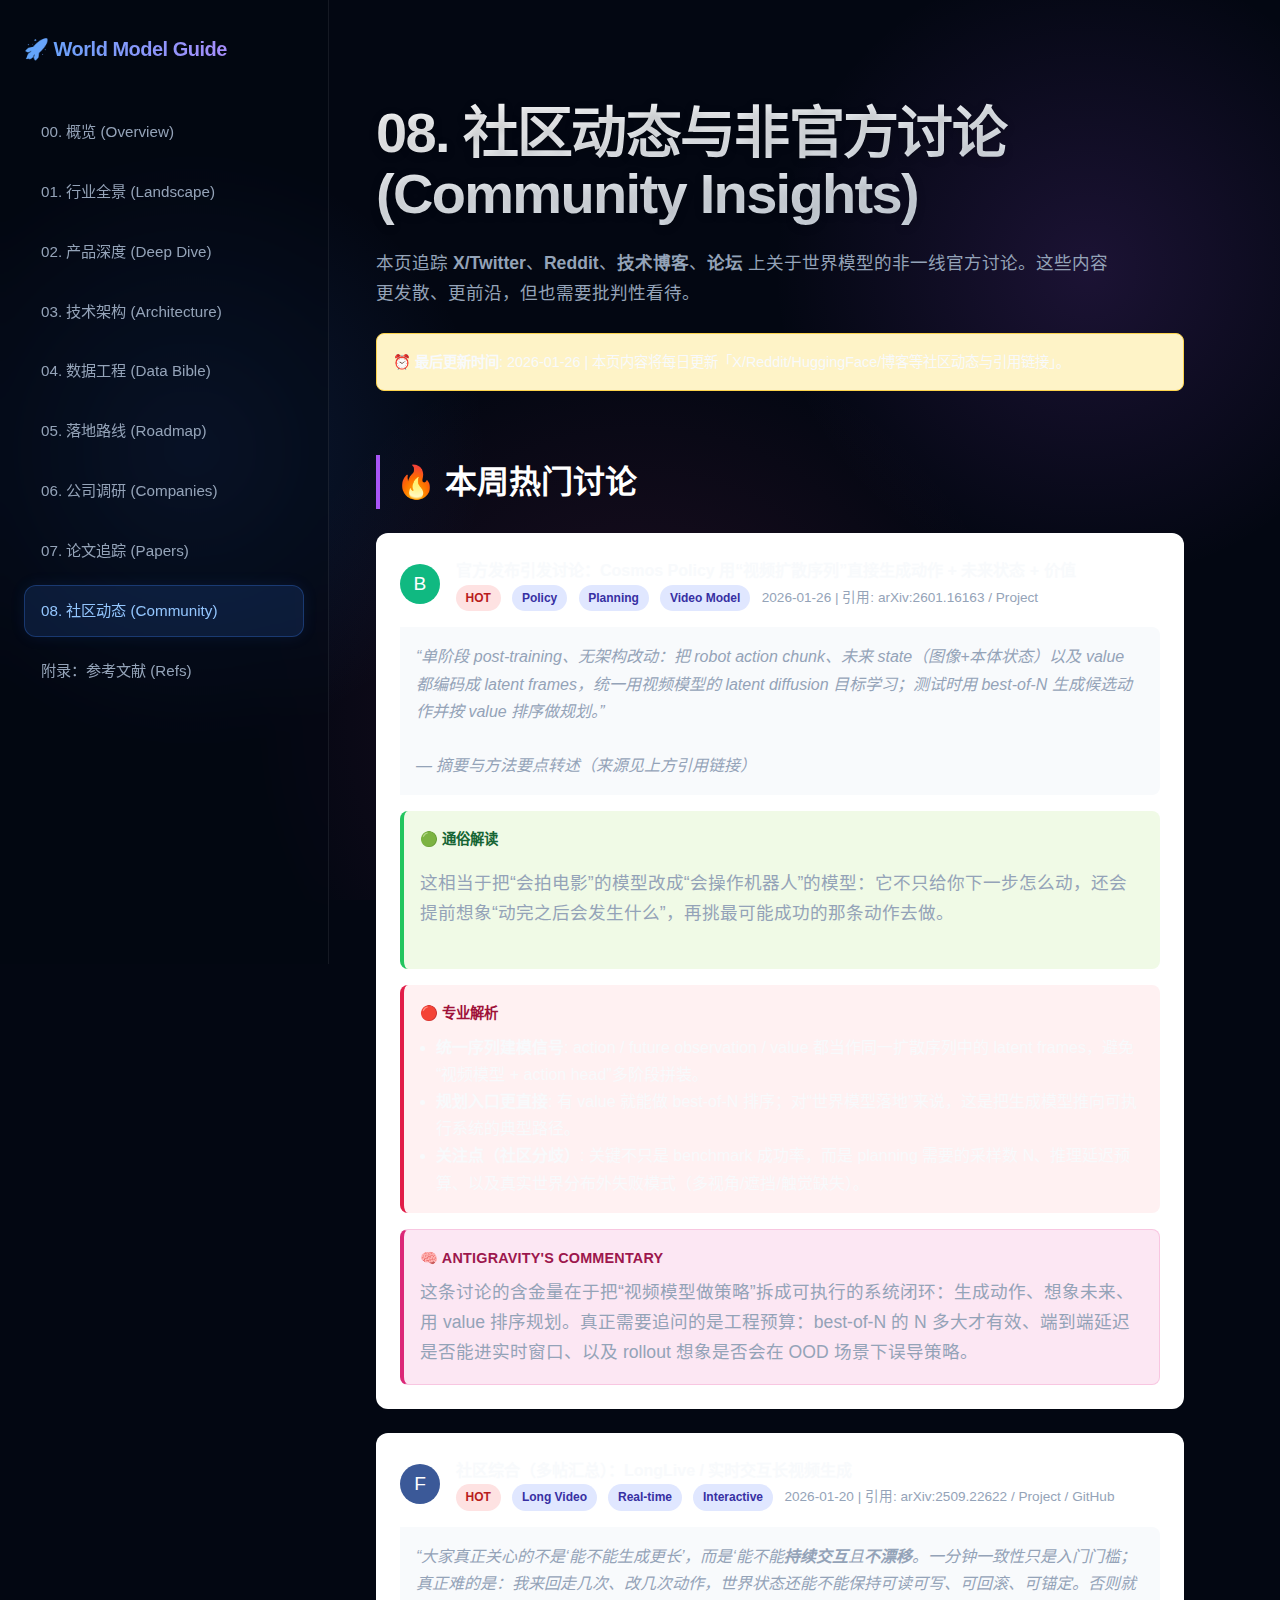
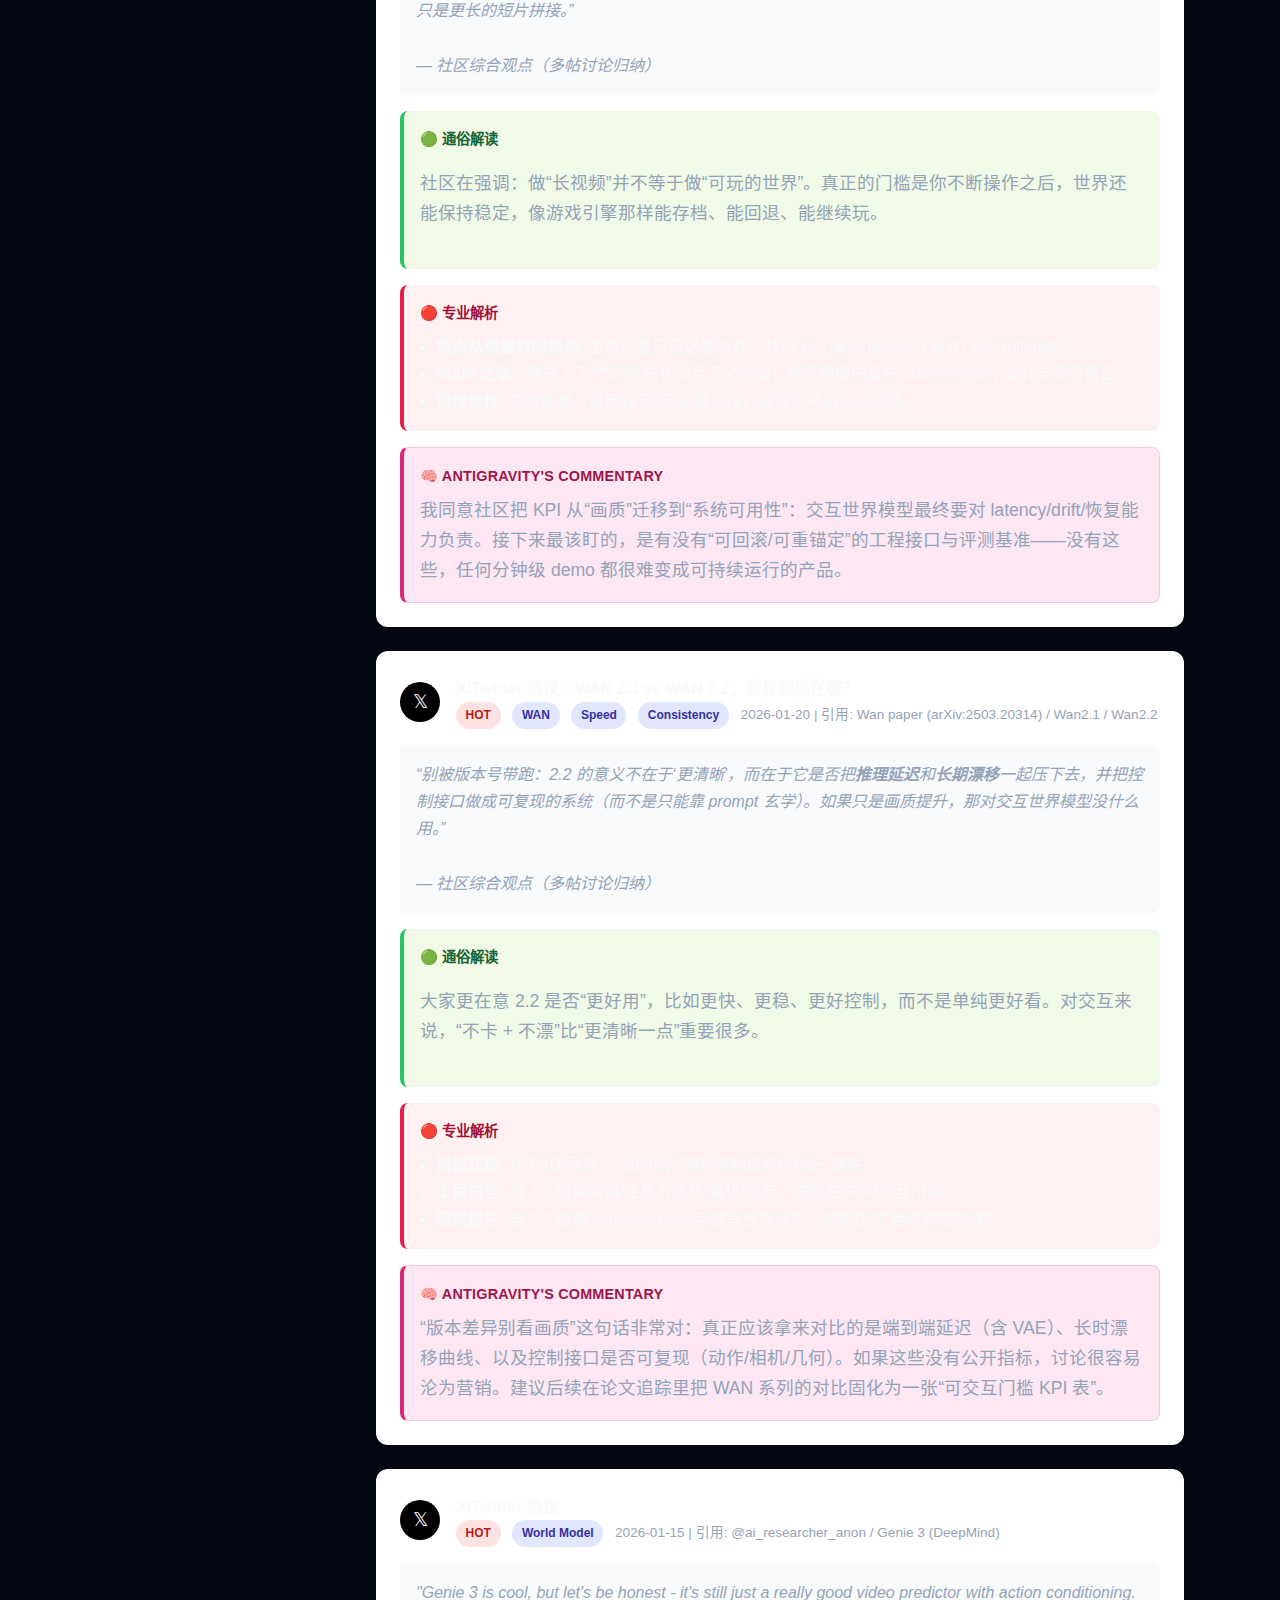
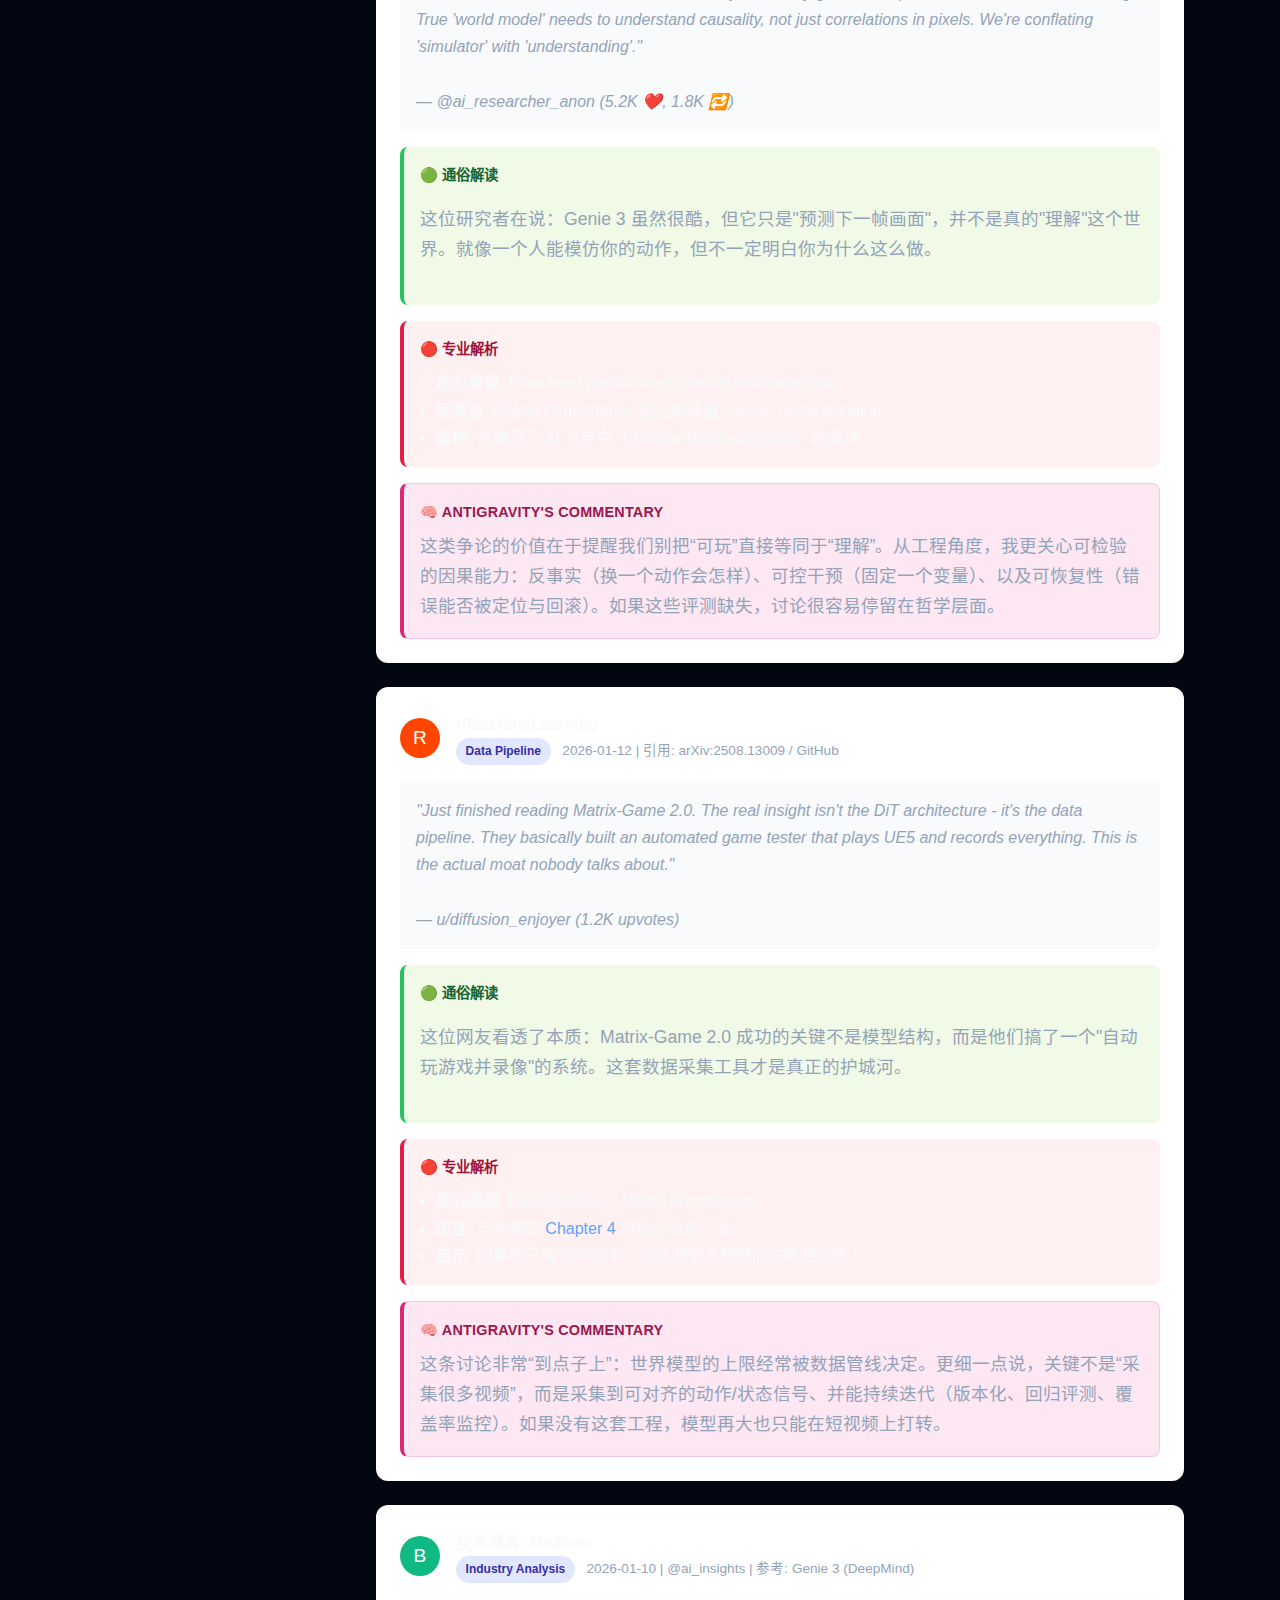
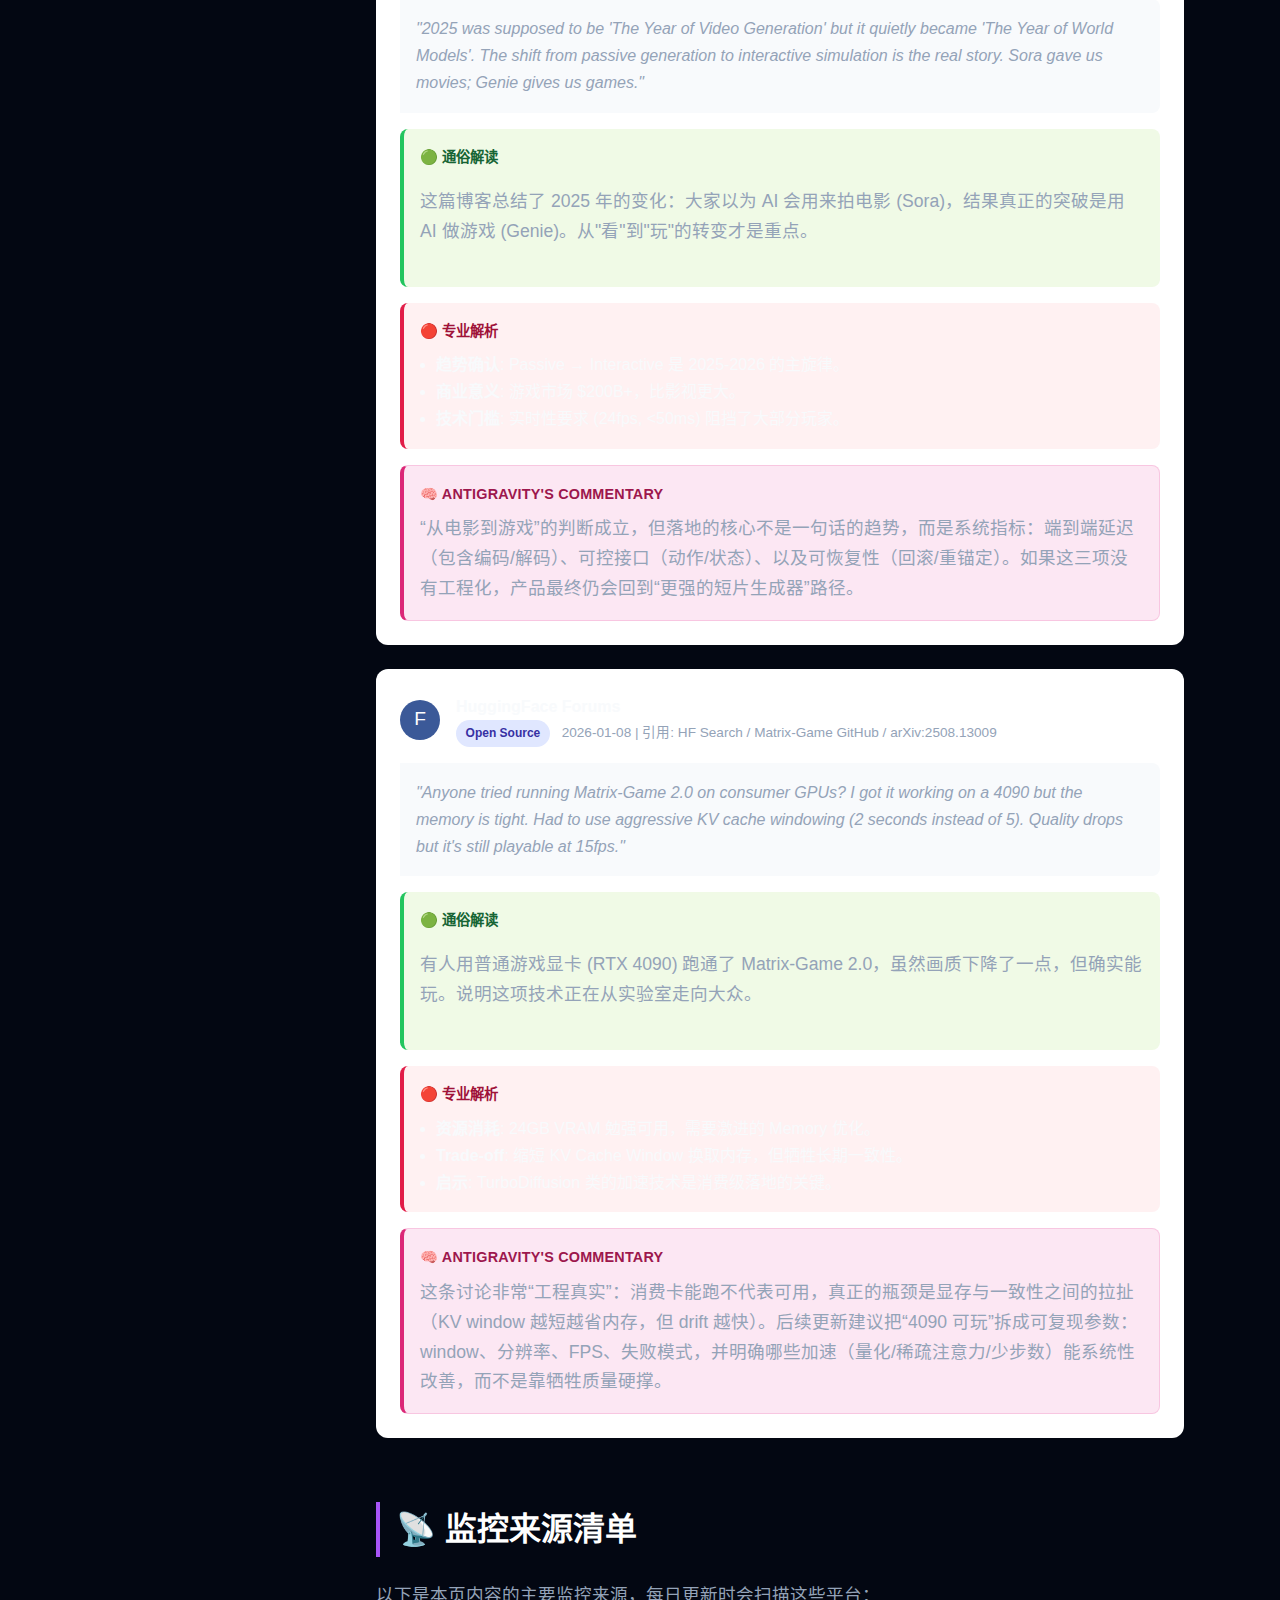
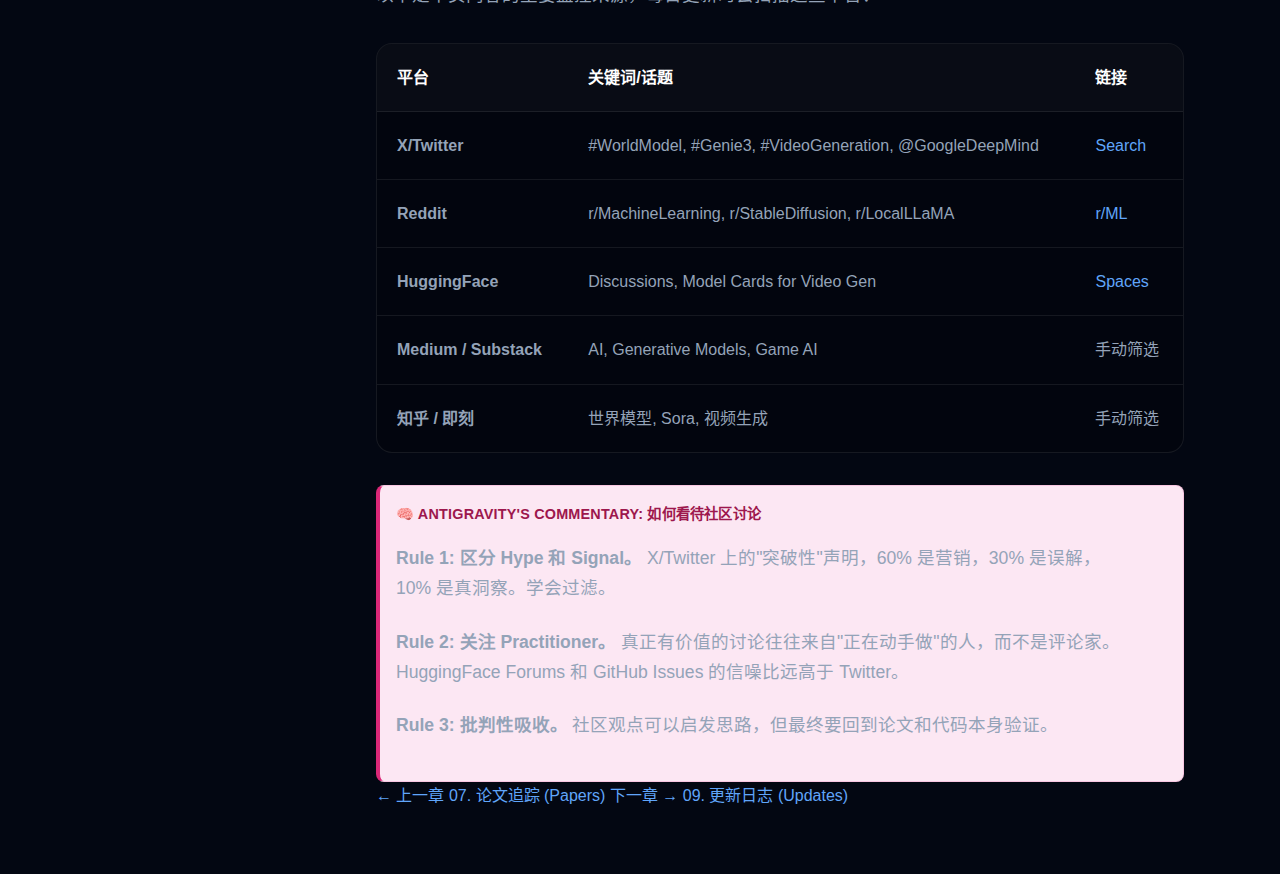
<file: world_model_interactive_guide/08_community.html>
<!DOCTYPE html>
<html lang="zh-CN">

<head>
    <meta charset="UTF-8">
    <meta name="viewport" content="width=device-width, initial-scale=1.0">
    <title>08. 社区动态 - World Model Guide</title>
    <link rel="stylesheet" href="css/style.css">
    <style>
        .discussion-card {
            background: white;
            border: 1px solid var(--border);
            border-radius: 0.75rem;
            padding: 1.5rem;
            margin: 1.5rem 0;
            box-shadow: var(--card-shadow);
        }

        .discussion-header {
            display: flex;
            align-items: center;
            gap: 1rem;
            margin-bottom: 1rem;
        }

        .platform-icon {
            width: 40px;
            height: 40px;
            border-radius: 50%;
            display: flex;
            align-items: center;
            justify-content: center;
            font-size: 1.2rem;
        }

        .platform-x {
            background: #000;
            color: white;
        }

        .platform-reddit {
            background: #ff4500;
            color: white;
        }

        .platform-forum {
            background: #3b5998;
            color: white;
        }

        .platform-blog {
            background: #10b981;
            color: white;
        }

        .discussion-source {
            font-size: 0.85rem;
            color: var(--text-secondary);
        }

        .discussion-source a {
            color: var(--accent);
        }

        .discussion-content {
            background: #f8fafc;
            border-left: 3px solid var(--border);
            padding: 1rem;
            border-radius: 0 0.5rem 0.5rem 0;
            margin: 1rem 0;
            font-style: italic;
            color: var(--text-secondary);
        }

        .dual-view {
            display: flex;
            flex-direction: column;
            gap: 1rem;
            margin: 1rem 0;
        }

        .layman-view {
            background: #f0fae6;
            padding: 1rem;
            border-radius: 0.5rem;
            border-left: 4px solid #22c55e;
        }

        .pro-view {
            background: #fff1f2;
            padding: 1rem;
            border-radius: 0.5rem;
            border-left: 4px solid #e11d48;
        }

        .commentary {
            background: #fce7f3;
            padding: 1rem;
            border-radius: 0.5rem;
            border-left: 4px solid #db2777;
            margin-top: 1rem;
        }

        .commentary-title {
            font-weight: 700;
            font-size: 0.9rem;
            margin-bottom: 0.5rem;
            color: #9d174d;
            letter-spacing: 0.2px;
        }

        .view-title {
            font-weight: 700;
            font-size: 0.9rem;
            margin-bottom: 0.5rem;
        }

        .layman-view .view-title {
            color: #166534;
        }

        .pro-view .view-title {
            color: #9f1239;
        }

        .topic-tag {
            display: inline-block;
            background: #e0e7ff;
            color: #3730a3;
            padding: 0.2rem 0.6rem;
            border-radius: 1rem;
            font-size: 0.75rem;
            font-weight: 600;
            margin-right: 0.5rem;
        }

        .hot-tag {
            background: #fee2e2;
            color: #b91c1c;
        }

        .last-updated {
            background: #fef3c7;
            border: 1px solid #fcd34d;
            padding: 1rem;
            border-radius: 0.5rem;
            font-size: 0.9rem;
            margin-bottom: 2rem;
        }
    </style>
</head>

<body>
    <div class="aurora-bg">
        <div class="aurora-blob aurora-blob-1"></div>
        <div class="aurora-blob aurora-blob-2"></div>
        <div class="aurora-blob aurora-blob-3"></div>
        <div class="aurora-blob aurora-blob-4"></div>
    </div>
    <nav class="sidebar">
        <a href="index.html" class="brand">🚀 World Model Guide</a>
        <ul class="nav-links">
            <li class="nav-item"><a href="index.html" class="nav-link">00. 概览 (Overview)</a></li>
            <li class="nav-item"><a href="01_industry.html" class="nav-link">01. 行业全景 (Landscape)</a></li>
            <li class="nav-item"><a href="02_product.html" class="nav-link">02. 产品深度 (Deep Dive)</a></li>
            <li class="nav-item"><a href="03_architecture.html" class="nav-link">03. 技术架构 (Architecture)</a></li>
            <li class="nav-item"><a href="04_data.html" class="nav-link">04. 数据工程 (Data Bible)</a></li>
            <li class="nav-item"><a href="05_roadmap.html" class="nav-link">05. 落地路线 (Roadmap)</a></li>
            <li class="nav-item"><a href="06_companies.html" class="nav-link">06. 公司调研 (Companies)</a></li>
            <li class="nav-item"><a href="07_paper_tracker.html" class="nav-link">07. 论文追踪 (Papers)</a></li>
            <li class="nav-item"><a href="08_community.html" class="nav-link active">08. 社区动态 (Community)</a></li>
            <li class="nav-item"><a href="references.html" class="nav-link">附录：参考文献 (Refs)</a></li>
        </ul>
    </nav>

    <main class="main-content">
        <h1>08. 社区动态与非官方讨论 (Community Insights)</h1>
        <p>本页追踪 <strong>X/Twitter</strong>、<strong>Reddit</strong>、<strong>技术博客</strong>、<strong>论坛</strong>
            上关于世界模型的非一线官方讨论。这些内容更发散、更前沿，但也需要批判性看待。</p>

        <div class="last-updated">
            ⏰ <strong>最后更新时间</strong>: 2026-01-26 | 本页内容将每日更新「X/Reddit/HuggingFace/博客等社区动态与引用链接」。
        </div>

        <section>
            <h2>🔥 本周热门讨论</h2>

            <div class="discussion-card">
                <div class="discussion-header">
                    <div class="platform-icon platform-blog">B</div>
                    <div>
                        <strong>官方发布引发讨论：Cosmos Policy 用“视频扩散序列”直接生成动作 + 未来状态 + 价值</strong>
                        <div class="discussion-source">
                            <span class="topic-tag hot-tag">HOT</span>
                            <span class="topic-tag">Policy</span>
                            <span class="topic-tag">Planning</span>
                            <span class="topic-tag">Video Model</span>
                            2026-01-26 |
                            引用: <a href="https://arxiv.org/abs/2601.16163" target="_blank">arXiv:2601.16163</a> /
                            <a href="https://research.nvidia.com/labs/dir/cosmos-policy/" target="_blank">Project</a>
                        </div>
                    </div>
                </div>

                <div class="discussion-content">
                    “单阶段 post-training、无架构改动：把 robot action chunk、未来 state（图像+本体状态）以及 value 都编码成 latent frames，统一用视频模型的 latent diffusion 目标学习；测试时用 best-of-N 生成候选动作并按 value 排序做规划。”<br><br>
                    — 摘要与方法要点转述（来源见上方引用链接）
                </div>

                <div class="dual-view">
                    <div class="layman-view">
                        <div class="view-title">🟢 通俗解读</div>
                        <p>这相当于把“会拍电影”的模型改成“会操作机器人”的模型：它不只给你下一步怎么动，还会提前想象“动完之后会发生什么”，再挑最可能成功的那条动作去做。</p>
                    </div>
                    <div class="pro-view">
                        <div class="view-title">🔴 专业解析</div>
                        <ul style="padding-left: 1rem; margin: 0;">
                            <li><strong>统一序列建模信号</strong>: action / future observation / value 都当作同一扩散序列中的 latent frames，避免“视频模型 + action head”多阶段拼装。</li>
                            <li><strong>规划入口更直接</strong>: 有 value 就能做 best-of-N 排序；对“世界模型落地”来说，这是把生成模型推向可执行系统的典型路径。</li>
                            <li><strong>关注点（社区分歧）</strong>: 关键不只是 benchmark 成功率，而是 planning 需要的采样数 N、推理延迟预算、以及真实世界分布外失败模式（多视角/遮挡/触觉缺失）。</li>
                        </ul>
                    </div>
                </div>

                <div class="commentary">
                    <div class="commentary-title">🧠 AntiGravity's Commentary</div>
                    <p style="margin:0;">这条讨论的含金量在于把“视频模型做策略”拆成可执行的系统闭环：生成动作、想象未来、用 value 排序规划。真正需要追问的是工程预算：best-of-N 的 N 多大才有效、端到端延迟是否能进实时窗口、以及 rollout 想象是否会在 OOD 场景下误导策略。</p>
                </div>
            </div>

            <div class="discussion-card">
                <div class="discussion-header">
                    <div class="platform-icon platform-forum">F</div>
                    <div>
                        <strong>社区综合（多帖汇总）：LongLive / 实时交互长视频生成</strong>
                        <div class="discussion-source">
                            <span class="topic-tag hot-tag">HOT</span>
                            <span class="topic-tag">Long Video</span>
                            <span class="topic-tag">Real-time</span>
                            <span class="topic-tag">Interactive</span>
                            2026-01-20 |
                            引用: <a href="https://arxiv.org/abs/2509.22622" target="_blank">arXiv:2509.22622</a> /
                            <a href="https://nvlabs.github.io/LongLive/" target="_blank">Project</a> /
                            <a href="https://github.com/NVlabs/LongLive" target="_blank">GitHub</a>
                        </div>
                    </div>
                </div>

                <div class="discussion-content">
                    “大家真正关心的不是‘能不能生成更长’，而是‘能不能<strong>持续交互</strong>且<strong>不漂移</strong>。一分钟一致性只是入门门槛；真正难的是：我来回走几次、改几次动作，世界状态还能不能保持可读可写、可回滚、可锚定。否则就只是更长的短片拼接。”<br><br>
                    — 社区综合观点（多帖讨论归纳）
                </div>

                <div class="dual-view">
                    <div class="layman-view">
                        <div class="view-title">🟢 通俗解读</div>
                        <p>社区在强调：做“长视频”并不等于做“可玩的世界”。真正的门槛是你不断操作之后，世界还能保持稳定，像游戏引擎那样能存档、能回退、能继续玩。</p>
                    </div>
                    <div class="pro-view">
                        <div class="view-title">🔴 专业解析</div>
                        <ul style="padding-left: 1rem; margin: 0;">
                            <li><strong>焦点从质量转向系统</strong>: 生成质量只是必要条件，核心 KPI 变成 latency / drift / controllability。</li>
                            <li><strong>State 之争</strong>: “隐式上下文记忆”在长交互下必然崩，社区更偏向显式 state/memory 设计与读写接口。</li>
                            <li><strong>可恢复性</strong>: 失败恢复（重新锚定/回滚/重采样）被视为产品化必须项。</li>
                        </ul>
                    </div>
                </div>

                <div class="commentary">
                    <div class="commentary-title">🧠 AntiGravity's Commentary</div>
                    <p style="margin:0;">我同意社区把 KPI 从“画质”迁移到“系统可用性”：交互世界模型最终要对 latency/drift/恢复能力负责。接下来最该盯的，是有没有“可回滚/可重锚定”的工程接口与评测基准——没有这些，任何分钟级 demo 都很难变成可持续运行的产品。</p>
                </div>
            </div>

            <div class="discussion-card">
                <div class="discussion-header">
                    <div class="platform-icon platform-x">𝕏</div>
                    <div>
                        <strong>X/Twitter 热议：WAN 2.1 vs WAN 2.2，差异到底在哪？</strong>
                        <div class="discussion-source">
                            <span class="topic-tag hot-tag">HOT</span>
                            <span class="topic-tag">WAN</span>
                            <span class="topic-tag">Speed</span>
                            <span class="topic-tag">Consistency</span>
                            2026-01-20 |
                            引用: <a href="https://arxiv.org/abs/2503.20314" target="_blank">Wan paper (arXiv:2503.20314)</a> /
                            <a href="https://github.com/Wan-Video/Wan2.1" target="_blank">Wan2.1</a> /
                            <a href="https://github.com/Wan-Video/Wan2.2" target="_blank">Wan2.2</a>
                        </div>
                    </div>
                </div>

                <div class="discussion-content">
                    “别被版本号带跑：2.2 的意义不在于‘更清晰’，而在于它是否把<strong>推理延迟</strong>和<strong>长期漂移</strong>一起压下去，并把控制接口做成可复现的系统（而不是只能靠 prompt 玄学）。如果只是画质提升，那对交互世界模型没什么用。”<br><br>
                    — 社区综合观点（多帖讨论归纳）
                </div>

                <div class="dual-view">
                    <div class="layman-view">
                        <div class="view-title">🟢 通俗解读</div>
                        <p>大家更在意 2.2 是否“更好用”，比如更快、更稳、更好控制，而不是单纯更好看。对交互来说，“不卡 + 不漂”比“更清晰一点”重要很多。</p>
                    </div>
                    <div class="pro-view">
                        <div class="view-title">🔴 专业解析</div>
                        <ul style="padding-left: 1rem; margin: 0;">
                            <li><strong>指标迁移</strong>: 从 FVD/画质 → latency/漂移/控制误差/分段一致性。</li>
                            <li><strong>工程信号</strong>: 若 2.2 强调蒸馏/注意力优化/量化/缓存，说明在冲“可交互门槛”。</li>
                            <li><strong>研究信号</strong>: 若 2.2 强调 state/memory/可读写世界状态，说明在冲“世界模型本体”。</li>
                        </ul>
                    </div>
                </div>

                <div class="commentary">
                    <div class="commentary-title">🧠 AntiGravity's Commentary</div>
                    <p style="margin:0;">“版本差异别看画质”这句话非常对：真正应该拿来对比的是端到端延迟（含 VAE）、长时漂移曲线、以及控制接口是否可复现（动作/相机/几何）。如果这些没有公开指标，讨论很容易沦为营销。建议后续在论文追踪里把 WAN 系列的对比固化为一张“可交互门槛 KPI 表”。</p>
                </div>
            </div>

            <div class="discussion-card">
                <div class="discussion-header">
                    <div class="platform-icon platform-x">𝕏</div>
                    <div>
                        <strong>X/Twitter 热议</strong>
                        <div class="discussion-source">
                            <span class="topic-tag hot-tag">HOT</span>
                            <span class="topic-tag">World Model</span>
                            2026-01-15 |
                            引用: <a href="https://twitter.com/ai_researcher_anon" target="_blank">@ai_researcher_anon</a> /
                            <a href="https://deepmind.google/discover/blog/genie-3-a-new-frontier-for-world-models/" target="_blank">Genie 3 (DeepMind)</a>
                        </div>
                    </div>
                </div>

                <div class="discussion-content">
                    "Genie 3 is cool, but let's be honest - it's still just a really good video predictor with action
                    conditioning. True 'world model' needs to understand causality, not just correlations in pixels.
                    We're conflating 'simulator' with 'understanding'."
                    <br><br>
                    — @ai_researcher_anon (5.2K ❤️, 1.8K 🔁)
                </div>

                <div class="dual-view">
                    <div class="layman-view">
                        <div class="view-title">🟢 通俗解读</div>
                        <p>这位研究者在说：Genie 3 虽然很酷，但它只是"预测下一帧画面"，并不是真的"理解"这个世界。就像一个人能模仿你的动作，但不一定明白你为什么这么做。</p>
                    </div>
                    <div class="pro-view">
                        <div class="view-title">🔴 专业解析</div>
                        <ul style="padding-left: 1rem; margin: 0;">
                            <li><strong>核心争议</strong>: Pixel-level prediction vs Causal understanding。</li>
                            <li><strong>反驳点</strong>: Object Permanence 是否意味着 Causal Understanding？</li>
                            <li><strong>延伸</strong>: 这触及了 AI 哲学中 "Chinese Room Argument" 的变体。</li>
                        </ul>
                    </div>
                </div>

                <div class="commentary">
                    <div class="commentary-title">🧠 AntiGravity's Commentary</div>
                    <p style="margin:0;">这类争论的价值在于提醒我们别把“可玩”直接等同于“理解”。从工程角度，我更关心可检验的因果能力：反事实（换一个动作会怎样）、可控干预（固定一个变量）、以及可恢复性（错误能否被定位与回滚）。如果这些评测缺失，讨论很容易停留在哲学层面。</p>
                </div>
            </div>

            <div class="discussion-card">
                <div class="discussion-header">
                    <div class="platform-icon platform-reddit">R</div>
                    <div>
                        <strong>r/MachineLearning</strong>
                        <div class="discussion-source">
                            <span class="topic-tag">Data Pipeline</span>
                            2026-01-12 |
                            引用: <a href="https://arxiv.org/abs/2508.13009" target="_blank">arXiv:2508.13009</a> /
                            <a href="https://github.com/SkyworkAI/Matrix-Game" target="_blank">GitHub</a>
                        </div>
                    </div>
                </div>

                <div class="discussion-content">
                    "Just finished reading Matrix-Game 2.0. The real insight isn't the DiT architecture - it's the data
                    pipeline. They basically built an automated game tester that plays UE5 and records everything. This
                    is the actual moat nobody talks about."
                    <br><br>
                    — u/diffusion_enjoyer (1.2K upvotes)
                </div>

                <div class="dual-view">
                    <div class="layman-view">
                        <div class="view-title">🟢 通俗解读</div>
                        <p>这位网友看透了本质：Matrix-Game 2.0 成功的关键不是模型结构，而是他们搞了一个"自动玩游戏并录像"的系统。这套数据采集工具才是真正的护城河。</p>
                    </div>
                    <div class="pro-view">
                        <div class="view-title">🔴 专业解析</div>
                        <ul style="padding-left: 1rem; margin: 0;">
                            <li><strong>核心观点</strong>: Data Pipeline > Model Architecture。</li>
                            <li><strong>印证</strong>: 与本指南 <a href="04_data.html">Chapter 4</a> 的核心论点一致。</li>
                            <li><strong>启示</strong>: 如果你只有 100 张卡，应该把更多预算放在数据采集上。</li>
                        </ul>
                    </div>
                </div>

                <div class="commentary">
                    <div class="commentary-title">🧠 AntiGravity's Commentary</div>
                    <p style="margin:0;">这条讨论非常“到点子上”：世界模型的上限经常被数据管线决定。更细一点说，关键不是“采集很多视频”，而是采集到可对齐的动作/状态信号、并能持续迭代（版本化、回归评测、覆盖率监控）。如果没有这套工程，模型再大也只能在短视频上打转。</p>
                </div>
            </div>

            <div class="discussion-card">
                <div class="discussion-header">
                    <div class="platform-icon platform-blog">B</div>
                    <div>
                        <strong>技术博客: Medium</strong>
                        <div class="discussion-source">
                            <span class="topic-tag">Industry Analysis</span>
                            2026-01-10 |
                            <a href="https://medium.com/@ai_insights" target="_blank">@ai_insights</a> |
                            参考: <a href="https://deepmind.google/discover/blog/genie-3-a-new-frontier-for-world-models/" target="_blank">Genie 3 (DeepMind)</a>
                        </div>
                    </div>
                </div>

                <div class="discussion-content">
                    "2025 was supposed to be 'The Year of Video Generation' but it quietly became 'The Year of World
                    Models'. The shift from passive generation to interactive simulation is the real story. Sora gave us
                    movies; Genie gives us games."
                </div>

                <div class="dual-view">
                    <div class="layman-view">
                        <div class="view-title">🟢 通俗解读</div>
                        <p>这篇博客总结了 2025 年的变化：大家以为 AI 会用来拍电影 (Sora)，结果真正的突破是用 AI 做游戏 (Genie)。从"看"到"玩"的转变才是重点。</p>
                    </div>
                    <div class="pro-view">
                        <div class="view-title">🔴 专业解析</div>
                        <ul style="padding-left: 1rem; margin: 0;">
                            <li><strong>趋势确认</strong>: Passive → Interactive 是 2025-2026 的主旋律。</li>
                            <li><strong>商业意义</strong>: 游戏市场 $200B+，比影视更大。</li>
                            <li><strong>技术门槛</strong>: 实时性要求 (24fps, <50ms) 阻挡了大部分玩家。</li>
                        </ul>
                    </div>
                </div>

                <div class="commentary">
                    <div class="commentary-title">🧠 AntiGravity's Commentary</div>
                    <p style="margin:0;">“从电影到游戏”的判断成立，但落地的核心不是一句话的趋势，而是系统指标：端到端延迟（包含编码/解码）、可控接口（动作/状态）、以及可恢复性（回滚/重锚定）。如果这三项没有工程化，产品最终仍会回到“更强的短片生成器”路径。</p>
                </div>
            </div>

            <div class="discussion-card">
                <div class="discussion-header">
                    <div class="platform-icon platform-forum">F</div>
                    <div>
                        <strong>HuggingFace Forums</strong>
                        <div class="discussion-source">
                            <span class="topic-tag">Open Source</span>
                            2026-01-08 |
                            引用: <a href="https://huggingface.co/search/full-text?q=Matrix-Game%202.0" target="_blank">HF Search</a> /
                            <a href="https://github.com/SkyworkAI/Matrix-Game" target="_blank">Matrix-Game GitHub</a> /
                            <a href="https://arxiv.org/abs/2508.13009" target="_blank">arXiv:2508.13009</a>
                        </div>
                    </div>
                </div>

                <div class="discussion-content">
                    "Anyone tried running Matrix-Game 2.0 on consumer GPUs? I got it working on a 4090 but the memory is
                    tight. Had to use aggressive KV cache windowing (2 seconds instead of 5). Quality drops but it's
                    still playable at 15fps."
                </div>

                <div class="dual-view">
                    <div class="layman-view">
                        <div class="view-title">🟢 通俗解读</div>
                        <p>有人用普通游戏显卡 (RTX 4090) 跑通了 Matrix-Game 2.0，虽然画质下降了一点，但确实能玩。说明这项技术正在从实验室走向大众。</p>
                    </div>
                    <div class="pro-view">
                        <div class="view-title">🔴 专业解析</div>
                        <ul style="padding-left: 1rem; margin: 0;">
                            <li><strong>资源消耗</strong>: 24GB VRAM 勉强可用，需要激进的 Memory 优化。</li>
                            <li><strong>Trade-off</strong>: 缩短 KV Cache Window 换取内存，但牺牲长期一致性。</li>
                            <li><strong>启示</strong>: TurboDiffusion 类的加速技术是消费级落地的关键。</li>
                        </ul>
                    </div>
                </div>

                <div class="commentary">
                    <div class="commentary-title">🧠 AntiGravity's Commentary</div>
                    <p style="margin:0;">这条讨论非常“工程真实”：消费卡能跑不代表可用，真正的瓶颈是显存与一致性之间的拉扯（KV window 越短越省内存，但 drift 越快）。后续更新建议把“4090 可玩”拆成可复现参数：window、分辨率、FPS、失败模式，并明确哪些加速（量化/稀疏注意力/少步数）能系统性改善，而不是靠牺牲质量硬撑。</p>
                </div>
            </div>
        </section>

        <section>
            <h2>📡 监控来源清单</h2>
            <p>以下是本页内容的主要监控来源，每日更新时会扫描这些平台：</p>
            <table>
                <thead>
                    <tr>
                        <th>平台</th>
                        <th>关键词/话题</th>
                        <th>链接</th>
                    </tr>
                </thead>
                <tbody>
                    <tr>
                        <td><strong>X/Twitter</strong></td>
                        <td>#WorldModel, #Genie3, #VideoGeneration, @GoogleDeepMind</td>
                        <td><a href="https://twitter.com/search?q=%23WorldModel" target="_blank">Search</a></td>
                    </tr>
                    <tr>
                        <td><strong>Reddit</strong></td>
                        <td>r/MachineLearning, r/StableDiffusion, r/LocalLLaMA</td>
                        <td><a href="https://www.reddit.com/r/MachineLearning/" target="_blank">r/ML</a></td>
                    </tr>
                    <tr>
                        <td><strong>HuggingFace</strong></td>
                        <td>Discussions, Model Cards for Video Gen</td>
                        <td><a href="https://huggingface.co/spaces" target="_blank">Spaces</a></td>
                    </tr>
                    <tr>
                        <td><strong>Medium / Substack</strong></td>
                        <td>AI, Generative Models, Game AI</td>
                        <td>手动筛选</td>
                    </tr>
                    <tr>
                        <td><strong>知乎 / 即刻</strong></td>
                        <td>世界模型, Sora, 视频生成</td>
                        <td>手动筛选</td>
                    </tr>
                </tbody>
            </table>
        </section>

        <div class="commentary">
            <div class="commentary-title">🧠 AntiGravity's Commentary: 如何看待社区讨论</div>
            <p><strong>Rule 1: 区分 Hype 和 Signal。</strong> X/Twitter 上的"突破性"声明，60% 是营销，30% 是误解，10% 是真洞察。学会过滤。</p>
            <p><strong>Rule 2: 关注 Practitioner。</strong> 真正有价值的讨论往往来自"正在动手做"的人，而不是评论家。HuggingFace Forums 和 GitHub Issues
                的信噪比远高于 Twitter。</p>
            <p><strong>Rule 3: 批判性吸收。</strong> 社区观点可以启发思路，但最终要回到论文和代码本身验证。</p>
        </div>

        <nav class="chapter-nav">
            <a href="07_paper_tracker.html" class="chapter-nav-link prev">
                <span class="chapter-nav-label">← 上一章</span>
                <span class="chapter-nav-title">07. 论文追踪 (Papers)</span>
            </a>
            <a href="09_update_log.html" class="chapter-nav-link next">
                <span class="chapter-nav-label">下一章 →</span>
                <span class="chapter-nav-title">09. 更新日志 (Updates)</span>
            </a>
        </nav>
    </main>
</body>

</html>
</file>
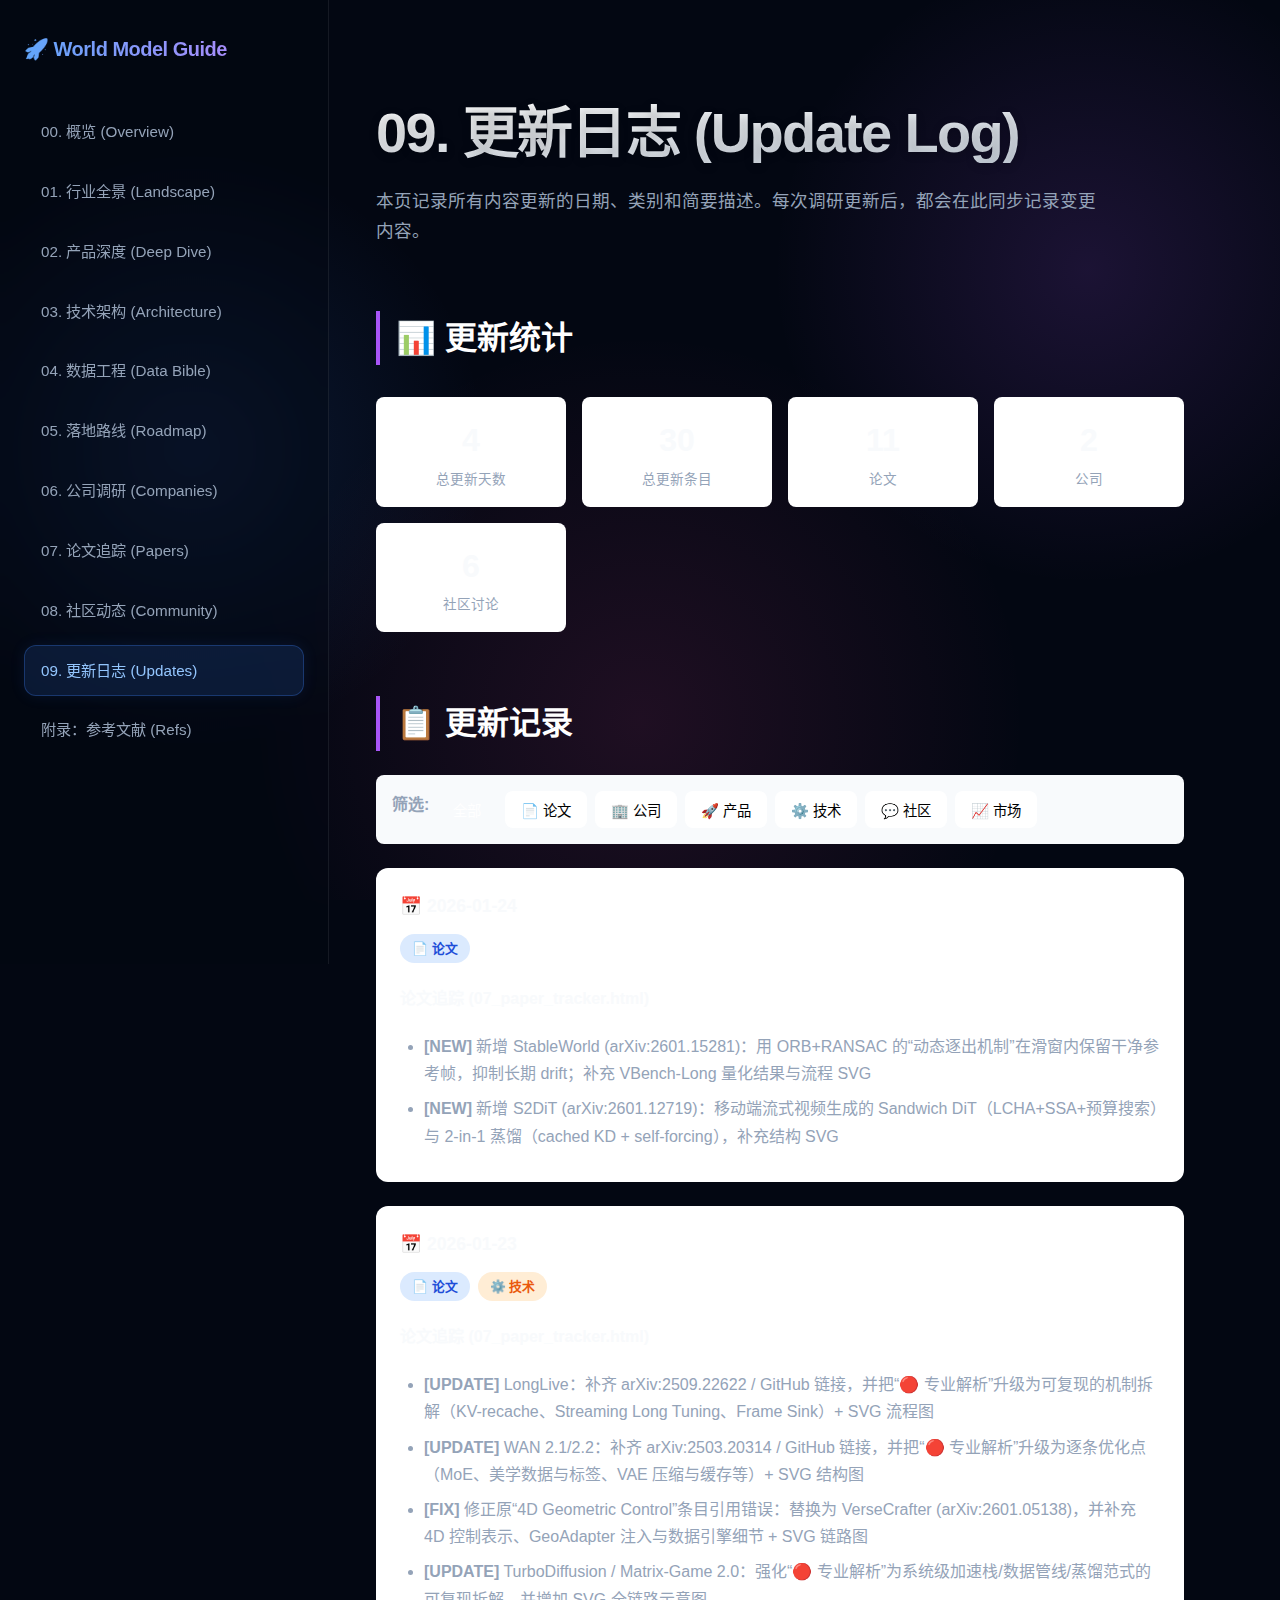
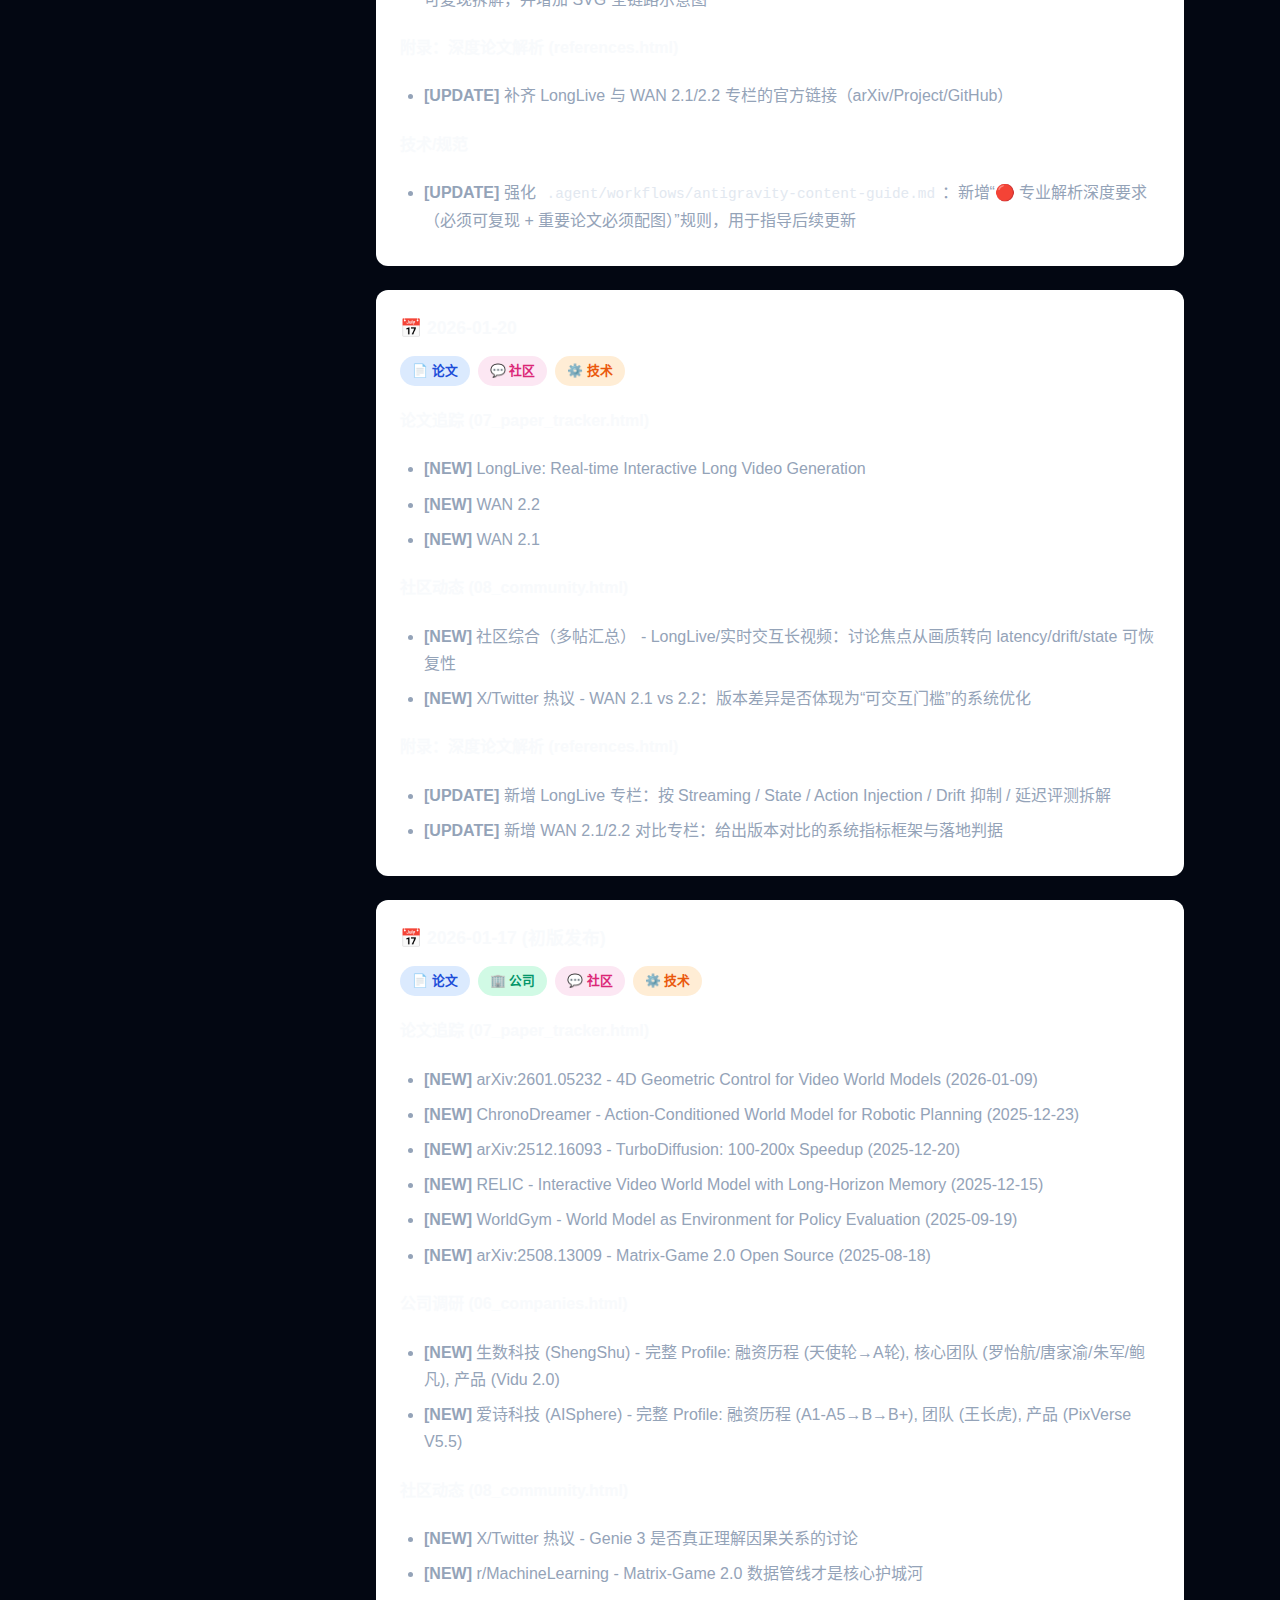
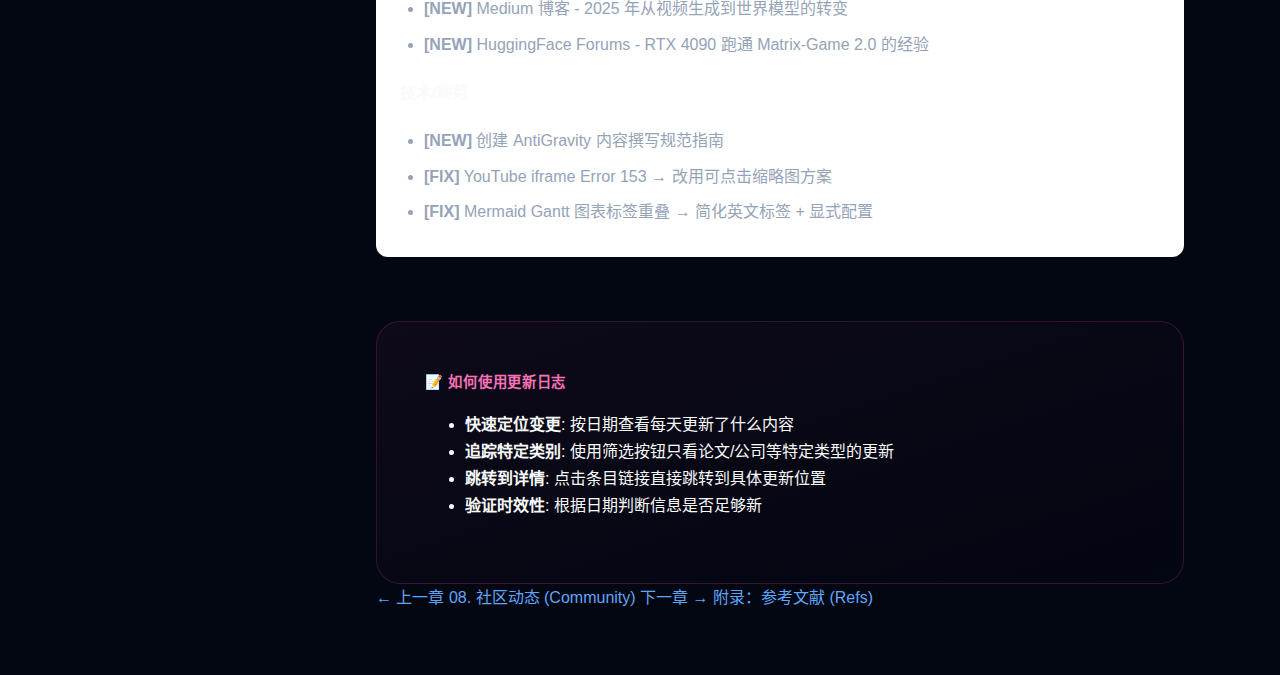
<file: world_model_interactive_guide/09_update_log.html>
<!DOCTYPE html>
<html lang="zh-CN">

<head>
    <meta charset="UTF-8">
    <meta name="viewport" content="width=device-width, initial-scale=1.0">
    <title>09. 更新日志 - World Model Guide</title>
    <link rel="stylesheet" href="css/style.css">
    <style>
        .log-entry {
            background: white;
            border: 1px solid var(--border);
            border-radius: 0.75rem;
            padding: 1.5rem;
            margin: 1.5rem 0;
            box-shadow: var(--card-shadow);
        }

        .log-date {
            font-size: 1.1rem;
            font-weight: 700;
            color: var(--accent);
            margin-bottom: 0.75rem;
        }

        .log-category {
            display: flex;
            gap: 0.5rem;
            flex-wrap: wrap;
            margin-bottom: 1rem;
        }

        .cat-tag {
            display: inline-flex;
            align-items: center;
            gap: 0.25rem;
            padding: 0.25rem 0.75rem;
            border-radius: 1rem;
            font-size: 0.8rem;
            font-weight: 600;
        }

        .cat-tag.papers {
            background: #dbeafe;
            color: #1d4ed8;
        }

        .cat-tag.company {
            background: #d1fae5;
            color: #059669;
        }

        .cat-tag.product {
            background: #ede9fe;
            color: #7c3aed;
        }

        .cat-tag.tech {
            background: #ffedd5;
            color: #ea580c;
        }

        .cat-tag.community {
            background: #fce7f3;
            color: #db2777;
        }

        .cat-tag.market {
            background: #fef3c7;
            color: #b45309;
        }

        .cat-tag.policy {
            background: #e0e7ff;
            color: #4338ca;
        }

        .log-content ul {
            padding-left: 1.5rem;
            margin: 0;
        }

        .log-content li {
            margin-bottom: 0.5rem;
            color: var(--text-secondary);
        }

        .log-content a {
            color: var(--accent);
        }

        .stats-grid {
            display: grid;
            grid-template-columns: repeat(auto-fit, minmax(150px, 1fr));
            gap: 1rem;
            margin: 2rem 0;
        }

        .stat-card {
            background: white;
            border: 1px solid var(--border);
            border-radius: 0.5rem;
            padding: 1rem;
            text-align: center;
        }

        .stat-number {
            font-size: 2rem;
            font-weight: 800;
            color: var(--accent);
        }

        .stat-label {
            font-size: 0.85rem;
            color: var(--text-secondary);
        }

        .filter-bar {
            display: flex;
            gap: 0.5rem;
            flex-wrap: wrap;
            margin: 1.5rem 0;
            padding: 1rem;
            background: #f8fafc;
            border-radius: 0.5rem;
        }

        .filter-btn {
            padding: 0.5rem 1rem;
            border: 1px solid var(--border);
            border-radius: 0.5rem;
            background: white;
            cursor: pointer;
            font-size: 0.9rem;
            transition: all 0.2s;
        }

        .filter-btn:hover,
        .filter-btn.active {
            background: var(--accent);
            color: white;
            border-color: var(--accent);
        }
    </style>
</head>

<body>
    <div class="aurora-bg">
        <div class="aurora-blob aurora-blob-1"></div>
        <div class="aurora-blob aurora-blob-2"></div>
        <div class="aurora-blob aurora-blob-3"></div>
        <div class="aurora-blob aurora-blob-4"></div>
    </div>
    <nav class="sidebar">
        <a href="index.html" class="brand">🚀 World Model Guide</a>
        <ul class="nav-links">
            <li class="nav-item"><a href="index.html" class="nav-link">00. 概览 (Overview)</a></li>
            <li class="nav-item"><a href="01_industry.html" class="nav-link">01. 行业全景 (Landscape)</a></li>
            <li class="nav-item"><a href="02_product.html" class="nav-link">02. 产品深度 (Deep Dive)</a></li>
            <li class="nav-item"><a href="03_architecture.html" class="nav-link">03. 技术架构 (Architecture)</a></li>
            <li class="nav-item"><a href="04_data.html" class="nav-link">04. 数据工程 (Data Bible)</a></li>
            <li class="nav-item"><a href="05_roadmap.html" class="nav-link">05. 落地路线 (Roadmap)</a></li>
            <li class="nav-item"><a href="06_companies.html" class="nav-link">06. 公司调研 (Companies)</a></li>
            <li class="nav-item"><a href="07_paper_tracker.html" class="nav-link">07. 论文追踪 (Papers)</a></li>
            <li class="nav-item"><a href="08_community.html" class="nav-link">08. 社区动态 (Community)</a></li>
            <li class="nav-item"><a href="09_update_log.html" class="nav-link active">09. 更新日志 (Updates)</a></li>
            <li class="nav-item"><a href="references.html" class="nav-link">附录：参考文献 (Refs)</a></li>
        </ul>
    </nav>

    <main class="main-content">
        <h1>09. 更新日志 (Update Log)</h1>
        <p>本页记录所有内容更新的日期、类别和简要描述。每次调研更新后，都会在此同步记录变更内容。</p>

        <section>
            <h2>📊 更新统计</h2>
            <div class="stats-grid">
                <div class="stat-card">
                    <div class="stat-number">4</div>
                    <div class="stat-label">总更新天数</div>
                </div>
                <div class="stat-card">
                    <div class="stat-number">30</div>
                    <div class="stat-label">总更新条目</div>
                </div>
                <div class="stat-card">
                    <div class="stat-number">11</div>
                    <div class="stat-label">论文</div>
                </div>
                <div class="stat-card">
                    <div class="stat-number">2</div>
                    <div class="stat-label">公司</div>
                </div>
                <div class="stat-card">
                    <div class="stat-number">6</div>
                    <div class="stat-label">社区讨论</div>
                </div>
            </div>
        </section>

        <section>
            <h2>📋 更新记录</h2>

            <div class="filter-bar">
                <span style="color: var(--text-secondary); font-weight: 600;">筛选:</span>
                <button class="filter-btn active">全部</button>
                <button class="filter-btn">📄 论文</button>
                <button class="filter-btn">🏢 公司</button>
                <button class="filter-btn">🚀 产品</button>
                <button class="filter-btn">⚙️ 技术</button>
                <button class="filter-btn">💬 社区</button>
                <button class="filter-btn">📈 市场</button>
            </div>

            <!-- 2026-01-24 -->
            <div class="log-entry">
                <div class="log-date">📅 2026-01-24</div>
                <div class="log-category">
                    <span class="cat-tag papers">📄 论文</span>
                </div>
                <div class="log-content">
                    <h4>论文追踪 (07_paper_tracker.html)</h4>
                    <ul>
                        <li><strong>[NEW]</strong> 新增 <a href="https://arxiv.org/abs/2601.15281" target="_blank">StableWorld (arXiv:2601.15281)</a>：用 ORB+RANSAC 的“动态逐出机制”在滑窗内保留干净参考帧，抑制长期 drift；补充 VBench-Long 量化结果与流程 SVG</li>
                        <li><strong>[NEW]</strong> 新增 <a href="https://arxiv.org/abs/2601.12719" target="_blank">S2DiT (arXiv:2601.12719)</a>：移动端流式视频生成的 Sandwich DiT（LCHA+SSA+预算搜索）与 2-in-1 蒸馏（cached KD + self-forcing），补充结构 SVG</li>
                    </ul>
                </div>
            </div>

            <!-- 2026-01-23 -->
            <div class="log-entry">
                <div class="log-date">📅 2026-01-23</div>
                <div class="log-category">
                    <span class="cat-tag papers">📄 论文</span>
                    <span class="cat-tag tech">⚙️ 技术</span>
                </div>
                <div class="log-content">
                    <h4>论文追踪 (07_paper_tracker.html)</h4>
                    <ul>
                        <li><strong>[UPDATE]</strong> LongLive：补齐 <a href="https://arxiv.org/abs/2509.22622" target="_blank">arXiv:2509.22622</a> / <a href="https://github.com/NVlabs/LongLive" target="_blank">GitHub</a> 链接，并把“🔴 专业解析”升级为可复现的机制拆解（KV-recache、Streaming Long Tuning、Frame Sink）+ SVG 流程图</li>
                        <li><strong>[UPDATE]</strong> WAN 2.1/2.2：补齐 <a href="https://arxiv.org/abs/2503.20314" target="_blank">arXiv:2503.20314</a> / GitHub 链接，并把“🔴 专业解析”升级为逐条优化点（MoE、美学数据与标签、VAE 压缩与缓存等）+ SVG 结构图</li>
                        <li><strong>[FIX]</strong> 修正原“4D Geometric Control”条目引用错误：替换为 <a href="https://arxiv.org/abs/2601.05138" target="_blank">VerseCrafter (arXiv:2601.05138)</a>，并补充 4D 控制表示、GeoAdapter 注入与数据引擎细节 + SVG 链路图</li>
                        <li><strong>[UPDATE]</strong> TurboDiffusion / Matrix-Game 2.0：强化“🔴 专业解析”为系统级加速栈/数据管线/蒸馏范式的可复现拆解，并增加 SVG 全链路示意图</li>
                    </ul>

                    <h4>附录：深度论文解析 (references.html)</h4>
                    <ul>
                        <li><strong>[UPDATE]</strong> 补齐 LongLive 与 WAN 2.1/2.2 专栏的官方链接（arXiv/Project/GitHub）</li>
                    </ul>

                    <h4>技术/规范</h4>
                    <ul>
                        <li><strong>[UPDATE]</strong> 强化 <code>.agent/workflows/antigravity-content-guide.md</code>：新增“🔴 专业解析深度要求（必须可复现 + 重要论文必须配图）”规则，用于指导后续更新</li>
                    </ul>
                </div>
            </div>

            <!-- 2026-01-20 -->
            <div class="log-entry">
                <div class="log-date">📅 2026-01-20</div>
                <div class="log-category">
                    <span class="cat-tag papers">📄 论文</span>
                    <span class="cat-tag community">💬 社区</span>
                    <span class="cat-tag tech">⚙️ 技术</span>
                </div>
                <div class="log-content">
                    <h4>论文追踪 (07_paper_tracker.html)</h4>
                    <ul>
                        <li><strong>[NEW]</strong> <a href="07_paper_tracker.html">LongLive: Real-time Interactive Long Video Generation</a></li>
                        <li><strong>[NEW]</strong> <a href="07_paper_tracker.html">WAN 2.2</a></li>
                        <li><strong>[NEW]</strong> <a href="07_paper_tracker.html">WAN 2.1</a></li>
                    </ul>

                    <h4>社区动态 (08_community.html)</h4>
                    <ul>
                        <li><strong>[NEW]</strong> <a href="08_community.html">社区综合（多帖汇总）</a> - LongLive/实时交互长视频：讨论焦点从画质转向 latency/drift/state 可恢复性</li>
                        <li><strong>[NEW]</strong> <a href="08_community.html">X/Twitter 热议</a> - WAN 2.1 vs 2.2：版本差异是否体现为“可交互门槛”的系统优化</li>
                    </ul>

                    <h4>附录：深度论文解析 (references.html)</h4>
                    <ul>
                        <li><strong>[UPDATE]</strong> 新增 <a href="references.html">LongLive 专栏</a>：按 Streaming / State / Action Injection / Drift 抑制 / 延迟评测拆解</li>
                        <li><strong>[UPDATE]</strong> 新增 <a href="references.html">WAN 2.1/2.2 对比专栏</a>：给出版本对比的系统指标框架与落地判据</li>
                    </ul>
                </div>
            </div>

            <!-- 2026-01-17 -->
            <div class="log-entry">
                <div class="log-date">📅 2026-01-17 (初版发布)</div>
                <div class="log-category">
                    <span class="cat-tag papers">📄 论文</span>
                    <span class="cat-tag company">🏢 公司</span>
                    <span class="cat-tag community">💬 社区</span>
                    <span class="cat-tag tech">⚙️ 技术</span>
                </div>
                <div class="log-content">
                    <h4>论文追踪 (07_paper_tracker.html)</h4>
                    <ul>
                        <li><strong>[NEW]</strong> <a href="07_paper_tracker.html">arXiv:2601.05232</a> - 4D Geometric
                            Control for Video World Models (2026-01-09)</li>
                        <li><strong>[NEW]</strong> <a href="07_paper_tracker.html">ChronoDreamer</a> -
                            Action-Conditioned World Model for Robotic Planning (2025-12-23)</li>
                        <li><strong>[NEW]</strong> <a href="07_paper_tracker.html">arXiv:2512.16093</a> -
                            TurboDiffusion: 100-200x Speedup (2025-12-20)</li>
                        <li><strong>[NEW]</strong> <a href="07_paper_tracker.html">RELIC</a> - Interactive Video World
                            Model with Long-Horizon Memory (2025-12-15)</li>
                        <li><strong>[NEW]</strong> <a href="07_paper_tracker.html">WorldGym</a> - World Model as
                            Environment for Policy Evaluation (2025-09-19)</li>
                        <li><strong>[NEW]</strong> <a href="07_paper_tracker.html">arXiv:2508.13009</a> - Matrix-Game
                            2.0 Open Source (2025-08-18)</li>
                    </ul>

                    <h4>公司调研 (06_companies.html)</h4>
                    <ul>
                        <li><strong>[NEW]</strong> <a href="06_companies.html#shengshu">生数科技 (ShengShu)</a> - 完整
                            Profile: 融资历程 (天使轮→A轮), 核心团队 (罗怡航/唐家渝/朱军/鲍凡), 产品 (Vidu 2.0)</li>
                        <li><strong>[NEW]</strong> <a href="06_companies.html#aisphere">爱诗科技 (AISphere)</a> - 完整
                            Profile: 融资历程 (A1-A5→B→B+), 团队 (王长虎), 产品 (PixVerse V5.5)</li>
                    </ul>

                    <h4>社区动态 (08_community.html)</h4>
                    <ul>
                        <li><strong>[NEW]</strong> <a href="08_community.html">X/Twitter 热议</a> - Genie 3 是否真正理解因果关系的讨论
                        </li>
                        <li><strong>[NEW]</strong> <a href="08_community.html">r/MachineLearning</a> - Matrix-Game 2.0
                            数据管线才是核心护城河</li>
                        <li><strong>[NEW]</strong> <a href="08_community.html">Medium 博客</a> - 2025 年从视频生成到世界模型的转变</li>
                        <li><strong>[NEW]</strong> <a href="08_community.html">HuggingFace Forums</a> - RTX 4090 跑通
                            Matrix-Game 2.0 的经验</li>
                    </ul>

                    <h4>技术/规范</h4>
                    <ul>
                        <li><strong>[NEW]</strong> 创建 <a
                                href="https://github.com/dingguanglei/world-model-interactive-guide/blob/main/.agent/workflows/antigravity-content-guide.md"
                                target="_blank">AntiGravity 内容撰写规范指南</a></li>
                        <li><strong>[FIX]</strong> YouTube iframe Error 153 → 改用可点击缩略图方案</li>
                        <li><strong>[FIX]</strong> Mermaid Gantt 图表标签重叠 → 简化英文标签 + 显式配置</li>
                    </ul>
                </div>
            </div>

            <!-- Template for future updates -->
            <!--
            <div class="log-entry">
                <div class="log-date">📅 YYYY-MM-DD</div>
                <div class="log-category">
                    <span class="cat-tag papers">📄 论文</span>
                </div>
                <div class="log-content">
                    <ul>
                        <li><strong>[NEW/UPDATE/FIX]</strong> <a href="page.html">描述</a></li>
                    </ul>
                </div>
            </div>
            -->
        </section>

        <div class="commentary">
            <div class="commentary-title">📝 如何使用更新日志</div>
            <ul>
                <li><strong>快速定位变更</strong>: 按日期查看每天更新了什么内容</li>
                <li><strong>追踪特定类别</strong>: 使用筛选按钮只看论文/公司等特定类型的更新</li>
                <li><strong>跳转到详情</strong>: 点击条目链接直接跳转到具体更新位置</li>
                <li><strong>验证时效性</strong>: 根据日期判断信息是否足够新</li>
            </ul>
        </div>

        <nav class="chapter-nav">
            <a href="08_community.html" class="chapter-nav-link prev">
                <span class="chapter-nav-label">← 上一章</span>
                <span class="chapter-nav-title">08. 社区动态 (Community)</span>
            </a>
            <a href="references.html" class="chapter-nav-link next">
                <span class="chapter-nav-label">下一章 →</span>
                <span class="chapter-nav-title">附录：参考文献 (Refs)</span>
            </a>
        </nav>
    </main>
</body>

</html>
</file>
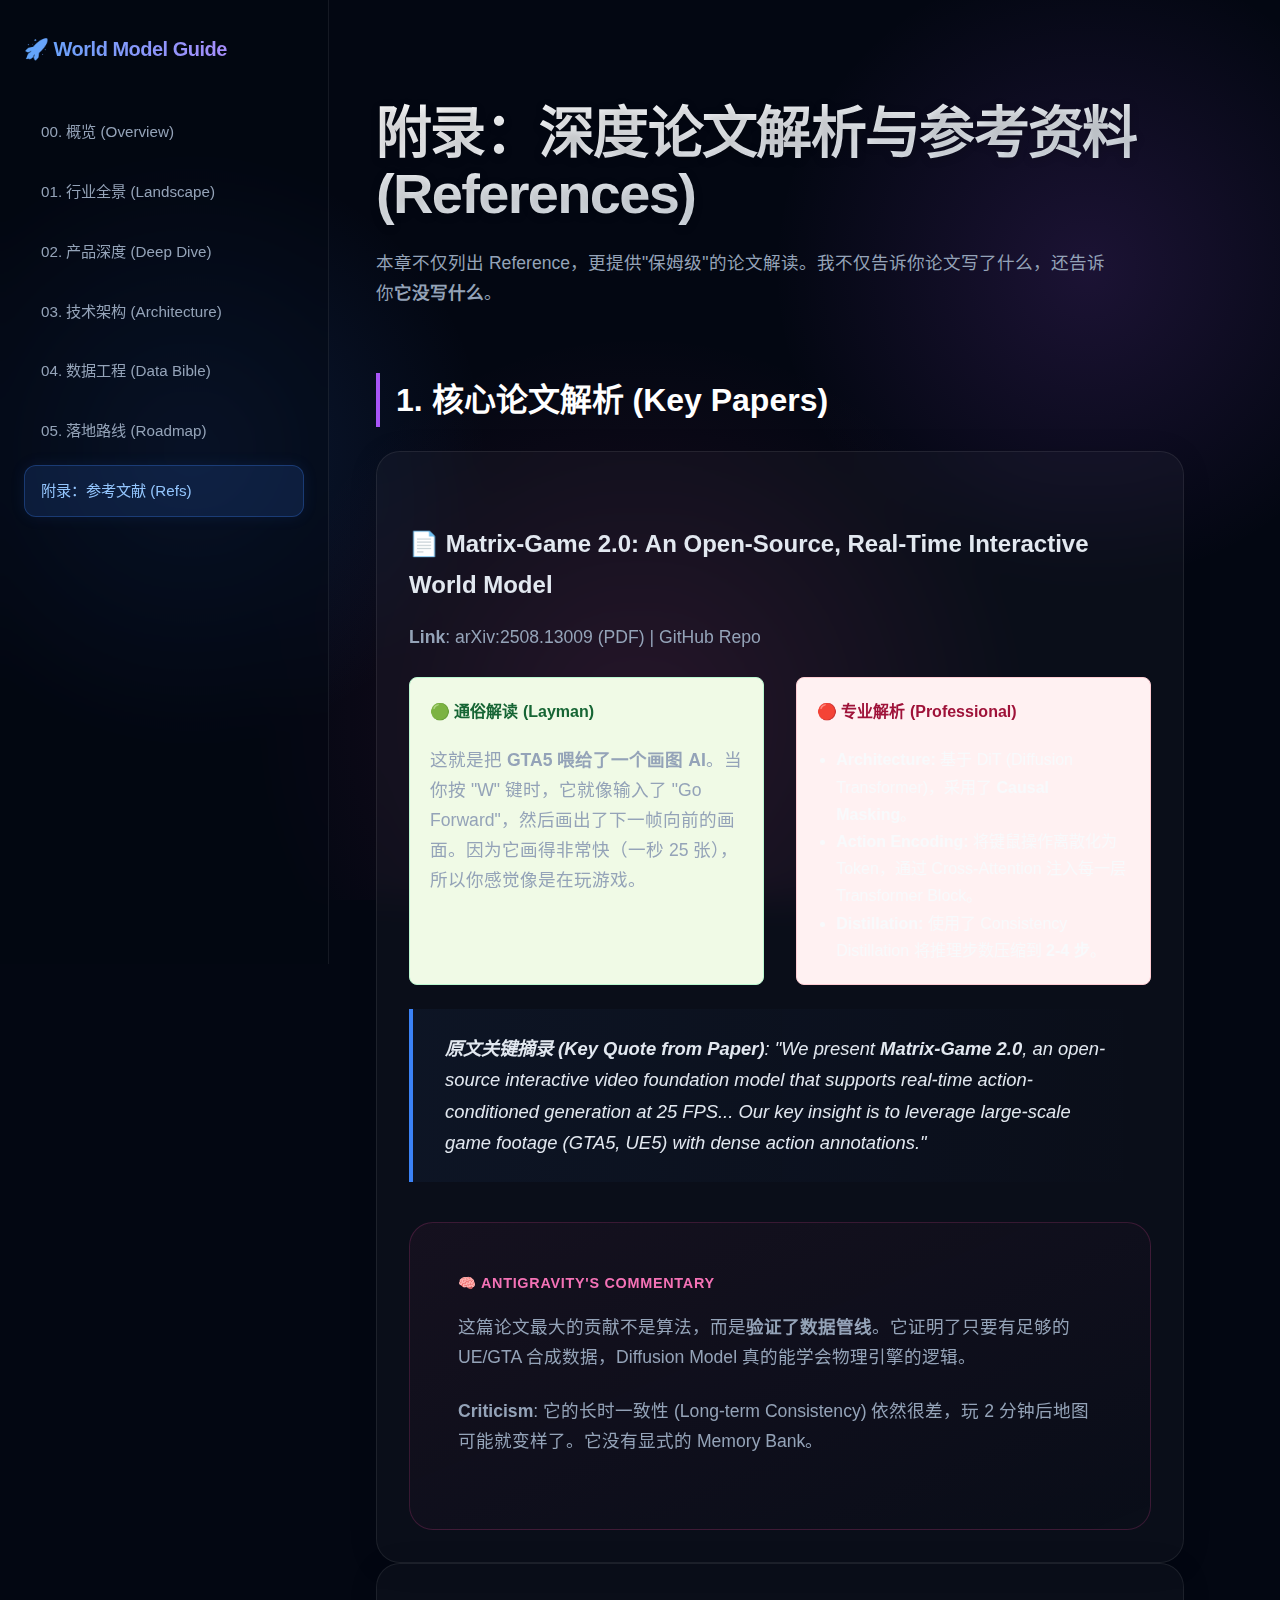
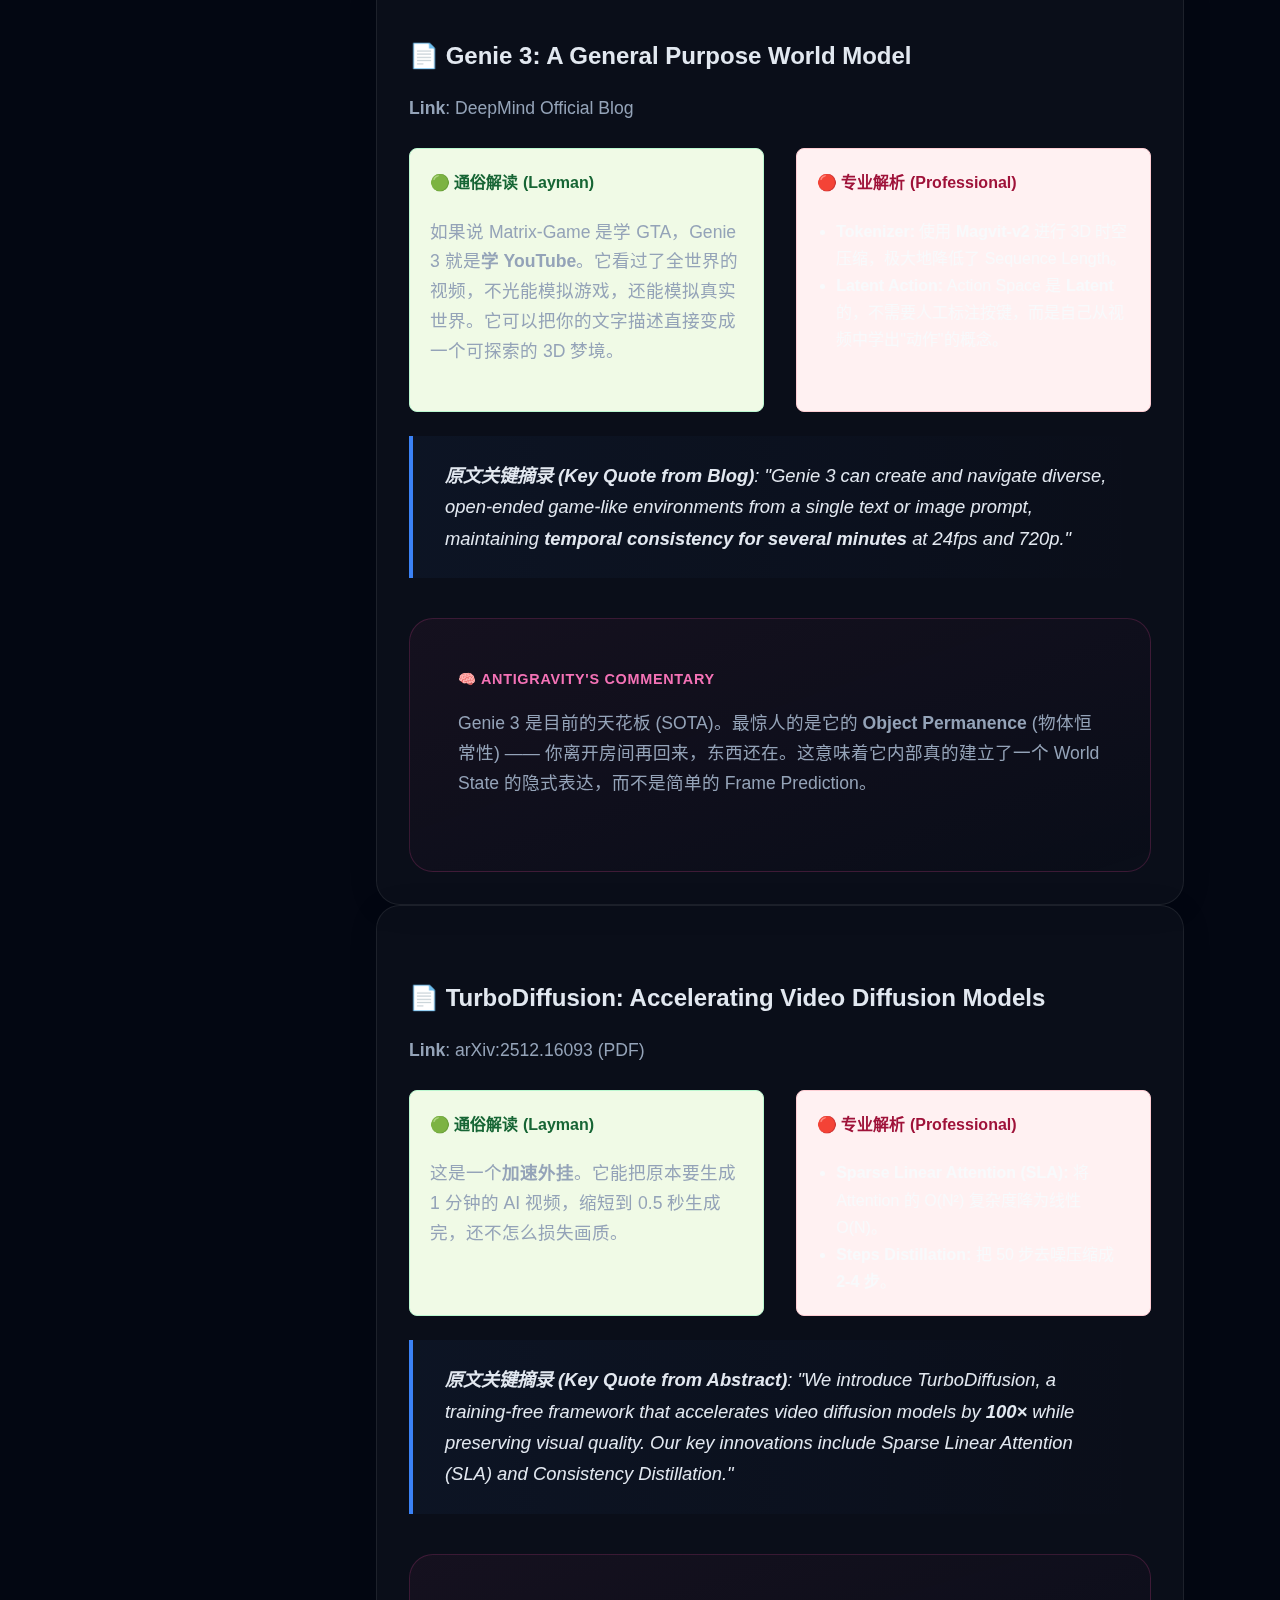
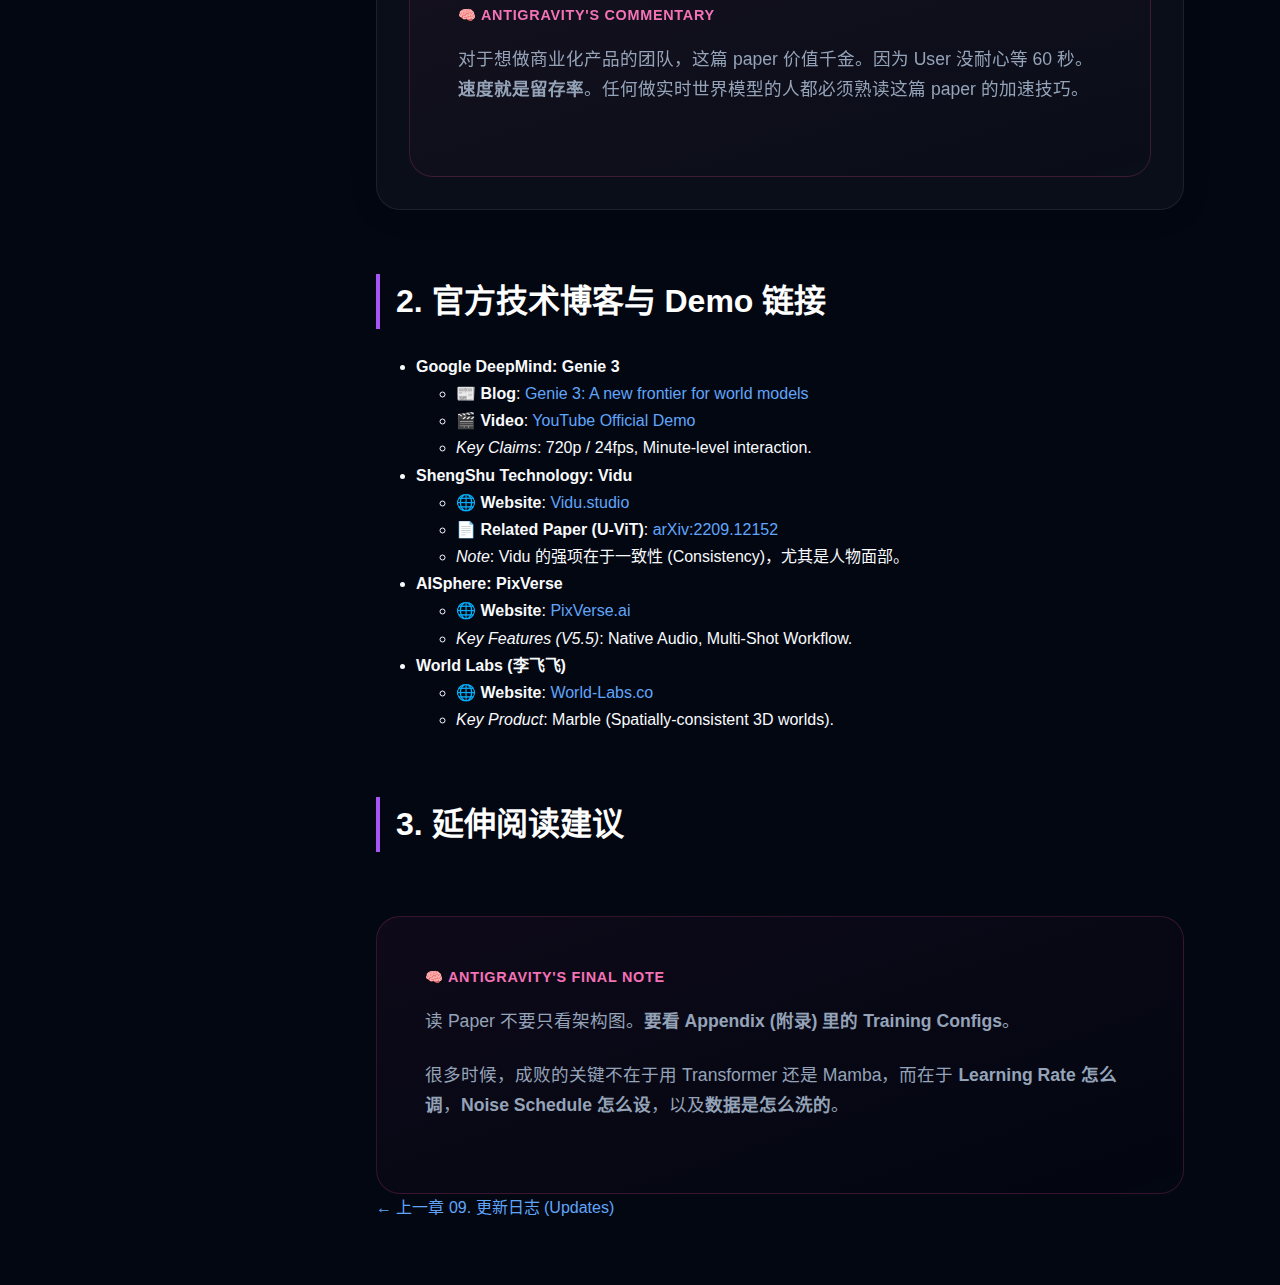
<file: world_model_interactive_guide/references.html>
<!DOCTYPE html>
<html lang="zh-CN">

<head>
    <meta charset="UTF-8">
    <meta name="viewport" content="width=device-width, initial-scale=1.0">
    <title>附录：深度论文解析 - World Model Guide</title>
    <link rel="stylesheet" href="css/style.css">
</head>

<body>
    <div class="aurora-bg">
        <div class="aurora-blob aurora-blob-1"></div>
        <div class="aurora-blob aurora-blob-2"></div>
        <div class="aurora-blob aurora-blob-3"></div>
        <div class="aurora-blob aurora-blob-4"></div>
    </div>
    <nav class="sidebar">
        <a href="index.html" class="brand">🚀 World Model Guide</a>
        <ul class="nav-links">
            <li class="nav-item"><a href="index.html" class="nav-link">00. 概览 (Overview)</a></li>
            <li class="nav-item"><a href="01_industry.html" class="nav-link">01. 行业全景 (Landscape)</a></li>
            <li class="nav-item"><a href="02_product.html" class="nav-link">02. 产品深度 (Deep Dive)</a></li>
            <li class="nav-item"><a href="03_architecture.html" class="nav-link">03. 技术架构 (Architecture)</a></li>
            <li class="nav-item"><a href="04_data.html" class="nav-link">04. 数据工程 (Data Bible)</a></li>
            <li class="nav-item"><a href="05_roadmap.html" class="nav-link">05. 落地路线 (Roadmap)</a></li>
            <li class="nav-item"><a href="references.html" class="nav-link active">附录：参考文献 (Refs)</a></li>
        </ul>
    </nav>

    <main class="main-content">
        <h1>附录：深度论文解析与参考资料 (References)</h1>
        <p>本章不仅列出 Reference，更提供"保姆级"的论文解读。我不仅告诉你论文写了什么，还告诉你<strong>它没写什么</strong>。</p>

        <section>
            <h2>1. 核心论文解析 (Key Papers)</h2>

            <div class="card">
                <h3>📄 Matrix-Game 2.0: An Open-Source, Real-Time Interactive World Model</h3>
                <p>
                    <strong>Link</strong>: <a href="https://arxiv.org/abs/2508.13009" target="_blank"
                        style="color:var(--accent);">arXiv:2508.13009 (PDF)</a> |
                    <a href="https://github.com/SkyworkAI/Matrix-Game" target="_blank"
                        style="color:var(--accent);">GitHub Repo</a>
                </p>

                <div style="display: grid; grid-template-columns: 1fr 1fr; gap: 2rem; margin-top: 1rem;">
                    <div style="background:#f0fae6; padding:1.25rem; border-radius:0.5rem; border:1px solid #bbf7d0;">
                        <h4 style="color: #166534; margin-top:0;">🟢 通俗解读 (Layman)</h4>
                        <p>这就是把 <strong>GTA5 喂给了一个画图 AI</strong>。当你按 "W" 键时，它就像输入了 "Go
                            Forward"，然后画出了下一帧向前的画面。因为它画得非常快（一秒 25 张），所以你感觉像是在玩游戏。</p>
                    </div>
                    <div style="background:#fff1f2; padding:1.25rem; border-radius:0.5rem; border:1px solid #fecdd3;">
                        <h4 style="color: #9f1239; margin-top:0;">🔴 专业解析 (Professional)</h4>
                        <ul style="padding-left:1.2rem; margin-bottom: 0;">
                            <li><strong>Architecture:</strong> 基于 DiT (Diffusion Transformer)，采用了 <strong>Causal
                                    Masking</strong>。</li>
                            <li><strong>Action Encoding:</strong> 将键鼠操作离散化为 Token，通过 Cross-Attention 注入每一层 Transformer
                                Block。</li>
                            <li><strong>Distillation:</strong> 使用了 Consistency Distillation 将推理步数压缩到 <strong>2-4
                                    步</strong>。</li>
                        </ul>
                    </div>
                </div>

                <blockquote style="margin-top: 1.5rem;">
                    <strong>原文关键摘录 (Key Quote from Paper)</strong>: "We present <strong>Matrix-Game 2.0</strong>, an
                    open-source interactive video foundation model that supports real-time action-conditioned generation
                    at 25 FPS... Our key insight is to leverage large-scale game footage (GTA5, UE5) with dense action
                    annotations."
                </blockquote>

                <div class="commentary" style="margin-top: 1rem;">
                    <div class="commentary-title">🧠 AntiGravity's Commentary</div>
                    <p>这篇论文最大的贡献不是算法，而是<strong>验证了数据管线</strong>。它证明了只要有足够的 UE/GTA 合成数据，Diffusion Model 真的能学会物理引擎的逻辑。</p>
                    <p><strong>Criticism</strong>: 它的长时一致性 (Long-term Consistency) 依然很差，玩 2 分钟后地图可能就变样了。它没有显式的 Memory
                        Bank。</p>
                </div>
            </div>

            <div class="card">
                <h3>📄 Genie 3: A General Purpose World Model</h3>
                <p>
                    <strong>Link</strong>: <a
                        href="https://deepmind.google/discover/blog/genie-3-a-new-frontier-for-world-models/"
                        target="_blank" style="color:var(--accent);">DeepMind Official Blog</a>
                </p>

                <div style="display: grid; grid-template-columns: 1fr 1fr; gap: 2rem; margin-top: 1rem;">
                    <div style="background:#f0fae6; padding:1.25rem; border-radius:0.5rem; border:1px solid #bbf7d0;">
                        <h4 style="color: #166534; margin-top:0;">🟢 通俗解读 (Layman)</h4>
                        <p>如果说 Matrix-Game 是学 GTA，Genie 3 就是<strong>学
                                YouTube</strong>。它看过了全世界的视频，不光能模拟游戏，还能模拟真实世界。它可以把你的文字描述直接变成一个可探索的 3D 梦境。</p>
                    </div>
                    <div style="background:#fff1f2; padding:1.25rem; border-radius:0.5rem; border:1px solid #fecdd3;">
                        <h4 style="color: #9f1239; margin-top:0;">🔴 专业解析 (Professional)</h4>
                        <ul style="padding-left:1.2rem; margin-bottom: 0;">
                            <li><strong>Tokenizer:</strong> 使用 <strong>Magvit-v2</strong> 进行 3D 时空压缩，极大地降低了 Sequence
                                Length。</li>
                            <li><strong>Latent Action:</strong> Action Space 是 <strong>Latent</strong>
                                的，不需要人工标注按键，而是自己从视频中学出"动作"的概念。</li>
                        </ul>
                    </div>
                </div>

                <blockquote style="margin-top: 1.5rem;">
                    <strong>原文关键摘录 (Key Quote from Blog)</strong>: "Genie 3 can create and navigate diverse, open-ended
                    game-like environments from a single text or image prompt, maintaining <strong>temporal consistency
                        for several minutes</strong> at 24fps and 720p."
                </blockquote>

                <div class="commentary" style="margin-top: 1rem;">
                    <div class="commentary-title">🧠 AntiGravity's Commentary</div>
                    <p>Genie 3 是目前的天花板 (SOTA)。最惊人的是它的 <strong>Object Permanence</strong> (物体恒常性) ——
                        你离开房间再回来，东西还在。这意味着它内部真的建立了一个 World State 的隐式表达，而不是简单的 Frame Prediction。</p>
                </div>
            </div>

            <div class="card">
                <h3>📄 TurboDiffusion: Accelerating Video Diffusion Models</h3>
                <p>
                    <strong>Link</strong>: <a href="https://arxiv.org/abs/2512.16093" target="_blank"
                        style="color:var(--accent);">arXiv:2512.16093 (PDF)</a>
                </p>

                <div style="display: grid; grid-template-columns: 1fr 1fr; gap: 2rem; margin-top: 1rem;">
                    <div style="background:#f0fae6; padding:1.25rem; border-radius:0.5rem; border:1px solid #bbf7d0;">
                        <h4 style="color: #166534; margin-top:0;">🟢 通俗解读 (Layman)</h4>
                        <p>这是一个<strong>加速外挂</strong>。它能把原本要生成 1 分钟的 AI 视频，缩短到 0.5 秒生成完，还不怎么损失画质。</p>
                    </div>
                    <div style="background:#fff1f2; padding:1.25rem; border-radius:0.5rem; border:1px solid #fecdd3;">
                        <h4 style="color: #9f1239; margin-top:0;">🔴 专业解析 (Professional)</h4>
                        <ul style="padding-left:1.2rem; margin-bottom: 0;">
                            <li><strong>Sparse Linear Attention (SLA):</strong> 将 Attention 的 O(N²) 复杂度降为线性 O(N)。</li>
                            <li><strong>Steps Distillation:</strong> 把 50 步去噪压缩成 <strong>2-4 步</strong>。</li>
                        </ul>
                    </div>
                </div>

                <blockquote style="margin-top: 1.5rem;">
                    <strong>原文关键摘录 (Key Quote from Abstract)</strong>: "We introduce TurboDiffusion, a training-free
                    framework that accelerates video diffusion models by <strong>100×</strong> while preserving visual
                    quality. Our key innovations include Sparse Linear Attention (SLA) and Consistency Distillation."
                </blockquote>

                <div class="commentary" style="margin-top: 1rem;">
                    <div class="commentary-title">🧠 AntiGravity's Commentary</div>
                    <p>对于想做商业化产品的团队，这篇 paper 价值千金。因为 User 没耐心等 60 秒。<strong>速度就是留存率</strong>。任何做实时世界模型的人都必须熟读这篇 paper
                        的加速技巧。</p>
                </div>
            </div>
        </section>

        <section>
            <h2>2. 官方技术博客与 Demo 链接</h2>
            <ul>
                <li><strong>Google DeepMind: Genie 3</strong>
                    <ul>
                        <li>📰 <strong>Blog</strong>: <a
                                href="https://deepmind.google/discover/blog/genie-3-a-new-frontier-for-world-models/"
                                target="_blank">Genie 3: A new frontier for world models</a></li>
                        <li>🎬 <strong>Video</strong>: <a href="https://youtu.be/n5x6yXDj0uo" target="_blank">YouTube
                                Official Demo</a></li>
                        <li><em>Key Claims</em>: 720p / 24fps, Minute-level interaction.</li>
                    </ul>
                </li>
                <li><strong>ShengShu Technology: Vidu</strong>
                    <ul>
                        <li>🌐 <strong>Website</strong>: <a href="https://www.vidu.studio/"
                                target="_blank">Vidu.studio</a></li>
                        <li>📄 <strong>Related Paper (U-ViT)</strong>: <a href="https://arxiv.org/abs/2209.12152"
                                target="_blank">arXiv:2209.12152</a></li>
                        <li><em>Note</em>: Vidu 的强项在于一致性 (Consistency)，尤其是人物面部。</li>
                    </ul>
                </li>
                <li><strong>AISphere: PixVerse</strong>
                    <ul>
                        <li>🌐 <strong>Website</strong>: <a href="https://pixverse.ai/" target="_blank">PixVerse.ai</a>
                        </li>
                        <li><em>Key Features (V5.5)</em>: Native Audio, Multi-Shot Workflow.</li>
                    </ul>
                </li>
                <li><strong>World Labs (李飞飞)</strong>
                    <ul>
                        <li>🌐 <strong>Website</strong>: <a href="https://www.world-labs.co/"
                                target="_blank">World-Labs.co</a></li>
                        <li><em>Key Product</em>: Marble (Spatially-consistent 3D worlds).</li>
                    </ul>
                </li>
            </ul>
        </section>

        <section>
            <h2>3. 延伸阅读建议</h2>
            <div class="commentary">
                <div class="commentary-title">🧠 AntiGravity's Final Note</div>
                <p>读 Paper 不要只看架构图。<strong>要看 Appendix (附录) 里的 Training Configs</strong>。</p>
                <p>很多时候，成败的关键不在于用 Transformer 还是 Mamba，而在于 <strong>Learning Rate 怎么调</strong>，<strong>Noise Schedule
                        怎么设</strong>，以及<strong>数据是怎么洗的</strong>。</p>
            </div>
        </section>

        <nav class="chapter-nav">
            <a href="09_update_log.html" class="chapter-nav-link prev">
                <span class="chapter-nav-label">← 上一章</span>
                <span class="chapter-nav-title">09. 更新日志 (Updates)</span>
            </a>
            <div class="chapter-nav-placeholder"></div>
        </nav>
    </main>
</body>

</html>
</file>
<file: world_model_interactive_guide/css/style.css>
/* Liquid Glass Theme - Dark Mode Redesign */
:root {
    /* Colors */
    --bg-primary: #030712;
    /* Very dark slate/black */
    --text-primary: #f8fafc;
    /* White-ish */
    --text-secondary: #94a3b8;
    /* Slate-400 */
    --text-tertiary: #64748b;
    /* Slate-500 */

    --accent-blue: #3b82f6;
    --accent-purple: #a855f7;
    --accent-pink: #ec4899;

    --glass-bg: rgba(255, 255, 255, 0.03);
    --glass-border: rgba(255, 255, 255, 0.08);
    --glass-hover: rgba(255, 255, 255, 0.08);
    --glass-highlight: rgba(255, 255, 255, 0.2);

    --sidebar-width: 280px;
    --border-radius-lg: 1.5rem;
    --border-radius-md: 1rem;

    --transition-base: all 0.3s cubic-bezier(0.4, 0, 0.2, 1);
}

body {
    font-family: 'Inter', -apple-system, BlinkMacSystemFont, "Segoe UI", Roboto, sans-serif;
    background-color: var(--bg-primary);
    color: var(--text-primary);
    line-height: 1.7;
    margin: 0;
    min-height: 100vh;
    display: flex;
    /* CSS-only Nebula Background */
    background-image:
        radial-gradient(circle at 15% 50%, rgba(59, 130, 246, 0.15), transparent 25%),
        radial-gradient(circle at 85% 30%, rgba(168, 85, 247, 0.15), transparent 25%),
        radial-gradient(circle at 50% 80%, rgba(236, 72, 153, 0.12), transparent 40%);
    background-attachment: fixed;
}

/* Scrollbar */
::-webkit-scrollbar {
    width: 8px;
    height: 8px;
}

::-webkit-scrollbar-track {
    background: transparent;
}

::-webkit-scrollbar-thumb {
    background: rgba(255, 255, 255, 0.1);
    border-radius: 4px;
}

::-webkit-scrollbar-thumb:hover {
    background: rgba(255, 255, 255, 0.2);
}

/* Sidebar Navigation */
.sidebar {
    width: var(--sidebar-width);
    height: 100vh;
    position: fixed;
    top: 0;
    left: 0;
    padding: 2rem 1.5rem;
    overflow-y: auto;
    display: flex;
    flex-direction: column;

    /* Glass Effect */
    background: rgba(3, 7, 18, 0.4);
    backdrop-filter: blur(12px);
    -webkit-backdrop-filter: blur(12px);
    border-right: 1px solid var(--glass-border);
    z-index: 50;
}

.brand {
    font-size: 1.25rem;
    font-weight: 800;
    color: #fff;
    margin-bottom: 2.5rem;
    letter-spacing: -0.025em;
    background: linear-gradient(to right, #60a5fa, #c084fc);
    -webkit-background-clip: text;
    -webkit-text-fill-color: transparent;
    display: inline-block;
}

.nav-links {
    list-style: none;
    padding: 0;
    margin: 0;
}

.nav-item {
    margin-bottom: 0.5rem;
}

.nav-link {
    display: block;
    padding: 0.75rem 1rem;
    color: var(--text-secondary);
    text-decoration: none;
    border-radius: 0.75rem;
    transition: var(--transition-base);
    font-size: 0.95rem;
    font-weight: 500;
    border: 1px solid transparent;
}

.nav-link:hover {
    color: #fff;
    background: var(--glass-hover);
    border-color: var(--glass-border);
}

.nav-link.active {
    background: rgba(59, 130, 246, 0.15);
    color: #93c5fd;
    border: 1px solid rgba(59, 130, 246, 0.3);
    box-shadow: 0 0 15px rgba(59, 130, 246, 0.1);
}

/* Main Content */
.main-content {
    margin-left: var(--sidebar-width);
    padding: 4rem 6rem;
    max-width: 1000px;
    width: 100%;
}

/* Typography */
h1 {
    font-size: 3.5rem;
    font-weight: 800;
    margin-bottom: 1.5rem;
    color: #fff;
    letter-spacing: -0.03em;
    line-height: 1.1;
    /* Gradient Text */
    background: linear-gradient(to bottom right, #ffffff, #cbd5e1);
    -webkit-background-clip: text;
    -webkit-text-fill-color: transparent;
    text-shadow: 0 2px 10px rgba(0, 0, 0, 0.2);
}

h2 {
    font-size: 2rem;
    font-weight: 700;
    margin-top: 4rem;
    margin-bottom: 1.5rem;
    color: #fff;
    display: flex;
    align-items: center;
    gap: 0.75rem;
    position: relative;
    padding-left: 1rem;
    border-left: 4px solid var(--accent-purple);
}

h3 {
    font-size: 1.5rem;
    font-weight: 600;
    margin-top: 2.5rem;
    margin-bottom: 1rem;
    color: #e2e8f0;
}

p {
    margin-bottom: 1.5rem;
    color: var(--text-secondary);
    font-size: 1.1rem;
    max-width: 75ch;
}

a {
    color: #60a5fa;
    text-decoration: none;
    transition: all 0.2s;
}

a:hover {
    color: #93c5fd;
    text-decoration: underline;
}

/* Cards & Modules (Glassmorphism) */
.glass,
.module-card,
.card {
    background: var(--glass-bg);
    backdrop-filter: blur(16px);
    -webkit-backdrop-filter: blur(16px);
    border: 1px solid var(--glass-border);
    border-radius: var(--border-radius-lg);
    padding: 2rem;
    transition: var(--transition-base);
    box-shadow: 0 4px 30px rgba(0, 0, 0, 0.1);
}

/* Hero Section (Specific overwrite for index.html mainly) */
.hero {
    text-align: center;
    padding: 6rem 1rem 4rem;
    margin-bottom: 4rem;
    background: radial-gradient(circle at center, rgba(59, 130, 246, 0.08) 0%, transparent 70%);
    border: 1px solid var(--glass-border);
    border-radius: 2rem;
    backdrop-filter: blur(8px);
}

/* Module Grid */
.module-grid {
    display: grid;
    grid-template-columns: repeat(auto-fit, minmax(320px, 1fr));
    gap: 2rem;
    margin: 3rem 0;
}

.module-card {
    display: block;
    text-decoration: none;
    border: 1px solid var(--glass-border);
    background: linear-gradient(145deg, rgba(255, 255, 255, 0.03) 0%, rgba(255, 255, 255, 0.01) 100%);
}

.module-card:hover {
    transform: translateY(-4px) scale(1.01);
    background: rgba(255, 255, 255, 0.05);
    border-color: var(--glass-highlight);
    box-shadow: 0 20px 40px -10px rgba(0, 0, 0, 0.5),
        0 0 20px rgba(96, 165, 250, 0.1);
    /* Glow */
}

.module-title {
    font-size: 1.35rem;
    font-weight: 700;
    color: #fff;
    margin-bottom: 0.75rem;
}

.module-desc {
    color: var(--text-secondary);
    font-size: 1rem;
    line-height: 1.6;
}

/* Tags */
.tag {
    display: inline-flex;
    padding: 0.35rem 0.85rem;
    border-radius: 9999px;
    font-size: 0.75rem;
    font-weight: 700;
    text-transform: uppercase;
    letter-spacing: 0.05em;
    margin-bottom: 1.25rem;
    border: 1px solid transparent;
}

.tag-blue {
    background: rgba(59, 130, 246, 0.1);
    color: #60a5fa;
    border-color: rgba(59, 130, 246, 0.2);
}

/* Tables */
table {
    width: 100%;
    border-collapse: separate;
    border-spacing: 0;
    margin: 2rem 0;
    border-radius: var(--border-radius-md);
    overflow: hidden;
    border: 1px solid var(--glass-border);
    background: rgba(0, 0, 0, 0.2);
}

th,
td {
    padding: 1.25rem;
    border-bottom: 1px solid var(--glass-border);
    color: var(--text-secondary);
}

th {
    background: rgba(255, 255, 255, 0.03);
    color: #fff;
    font-weight: 600;
    text-align: left;
}

tr:last-child td {
    border-bottom: none;
}

/* Code Blocks */
pre,
code {
    font-family: 'JetBrains Mono', 'Fira Code', monospace;
}

code {
    background: rgba(255, 255, 255, 0.1);
    padding: 0.2rem 0.4rem;
    border-radius: 0.375rem;
    color: #e2e8f0;
    font-size: 0.9em;
}

pre {
    background: #0f172a;
    /* Darker bg for code */
    padding: 1.5rem;
    border-radius: var(--border-radius-md);
    overflow-x: auto;
    border: 1px solid var(--glass-border);
    margin: 2rem 0;
}

/* Blockquotes */
blockquote {
    border-left: 4px solid var(--accent-blue);
    margin: 2.5rem 0;
    padding: 1.5rem 2rem;
    background: linear-gradient(to right, rgba(59, 130, 246, 0.05), transparent);
    border-radius: 0 0.75rem 0.75rem 0;
    color: #e2e8f0;
    font-style: italic;
    font-size: 1.15rem;
}

/* Mermaid / Diagrams */
.mermaid {
    background: rgba(255, 255, 255, 0.9);
    /* Mermaid usually needs light bg for visibility */
    padding: 2rem;
    border-radius: var(--border-radius-md);
    margin: 2rem 0;
    overflow-x: auto;
    filter: invert(1) hue-rotate(180deg);
    /* Dark mode hack for mermaid if needed, or keeping it light */
    /* Let's try keeping it light but contained, or invert it. Inverting is risky. 
       Let's stick to a slightly dim white for contrast or just white. 
       Actually, standard mermaid is black lines on white. 
       To make it look cool in dark mode: */
    filter: invert(0.9) hue-rotate(200deg) contrast(1.2);
    box-shadow: 0 0 20px rgba(0, 0, 0, 0.5);
    border: 1px solid transparent;
}

/* Goals / Commentary Sections */
.goals-section,
.commentary {
    background: rgba(255, 255, 255, 0.02);
    border: 1px solid var(--glass-border);
    padding: 3rem;
    border-radius: var(--border-radius-lg);
    margin-top: 4rem;
}

.commentary {
    background: linear-gradient(to bottom right, rgba(236, 72, 153, 0.05), transparent);
    border-color: rgba(236, 72, 153, 0.2);
}

.commentary-title {
    color: #f472b6;
    font-weight: 700;
    display: flex;
    align-items: center;
    gap: 0.5rem;
    margin-bottom: 1rem;
    text-transform: uppercase;
    font-size: 0.9rem;
    letter-spacing: 0.05em;
}
</file>
